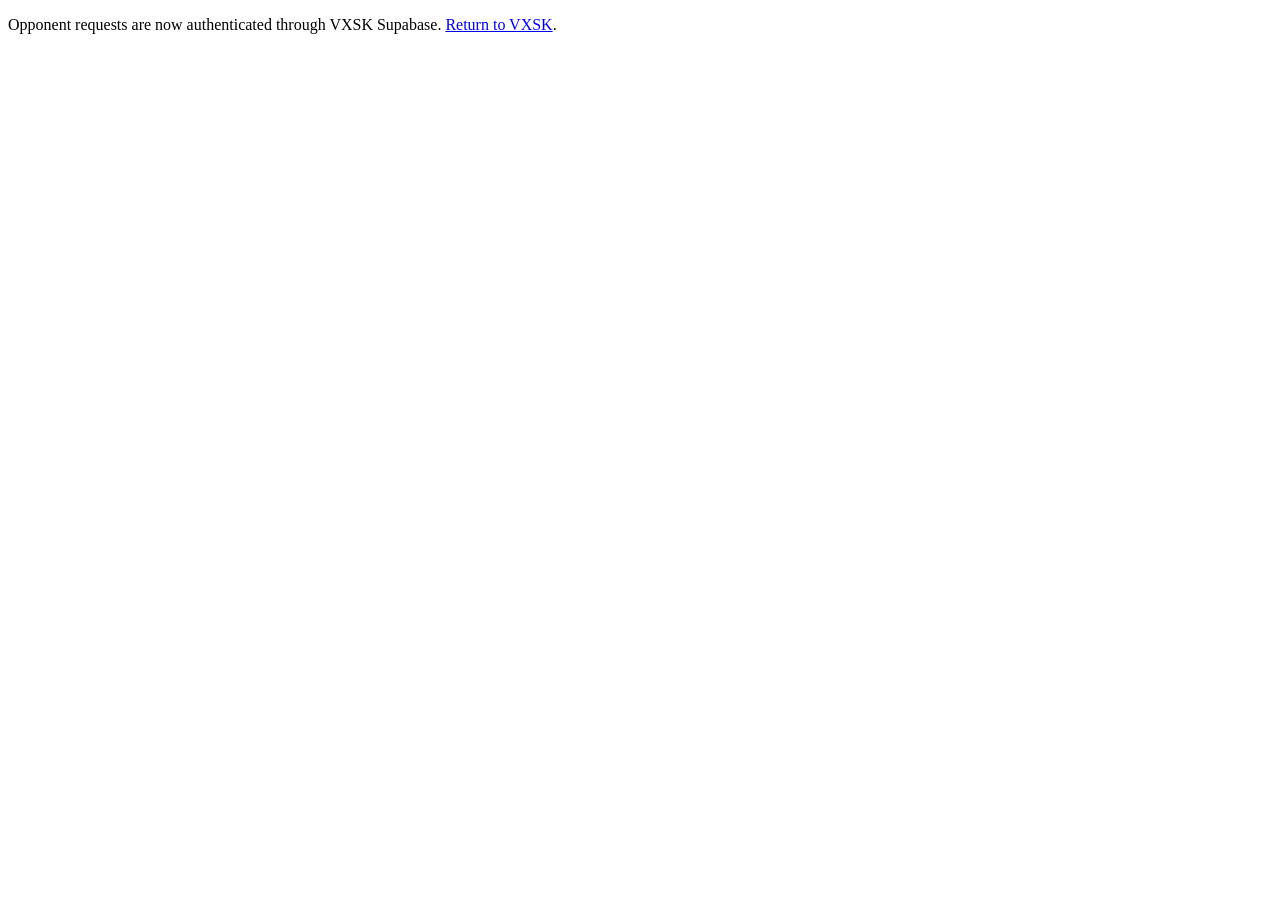
<file: forms.html>
<!doctype html><html lang="en"><head><meta charset="utf-8"><meta name="robots" content="noindex,nofollow"><title>VXSK requests</title></head><body><p>Opponent requests are now authenticated through VXSK Supabase. <a href="./">Return to VXSK</a>.</p></body></html>
</file>
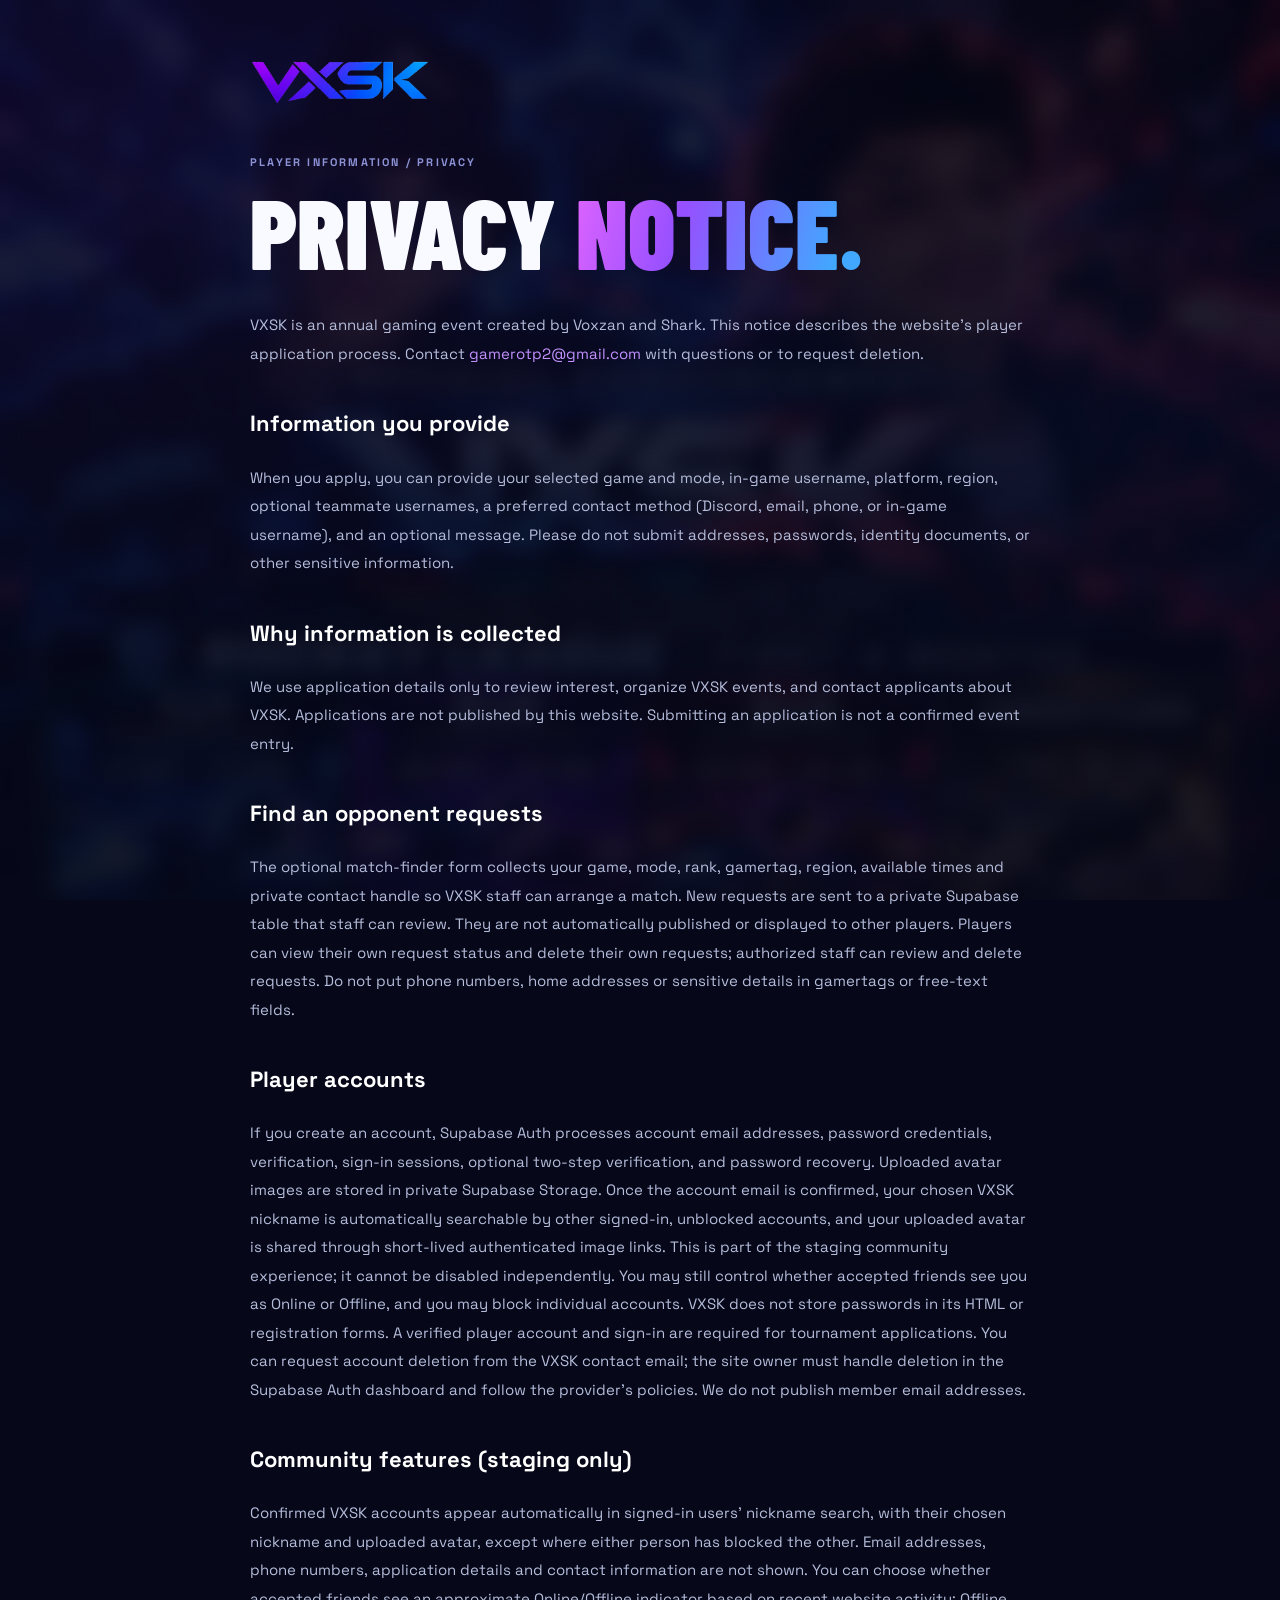
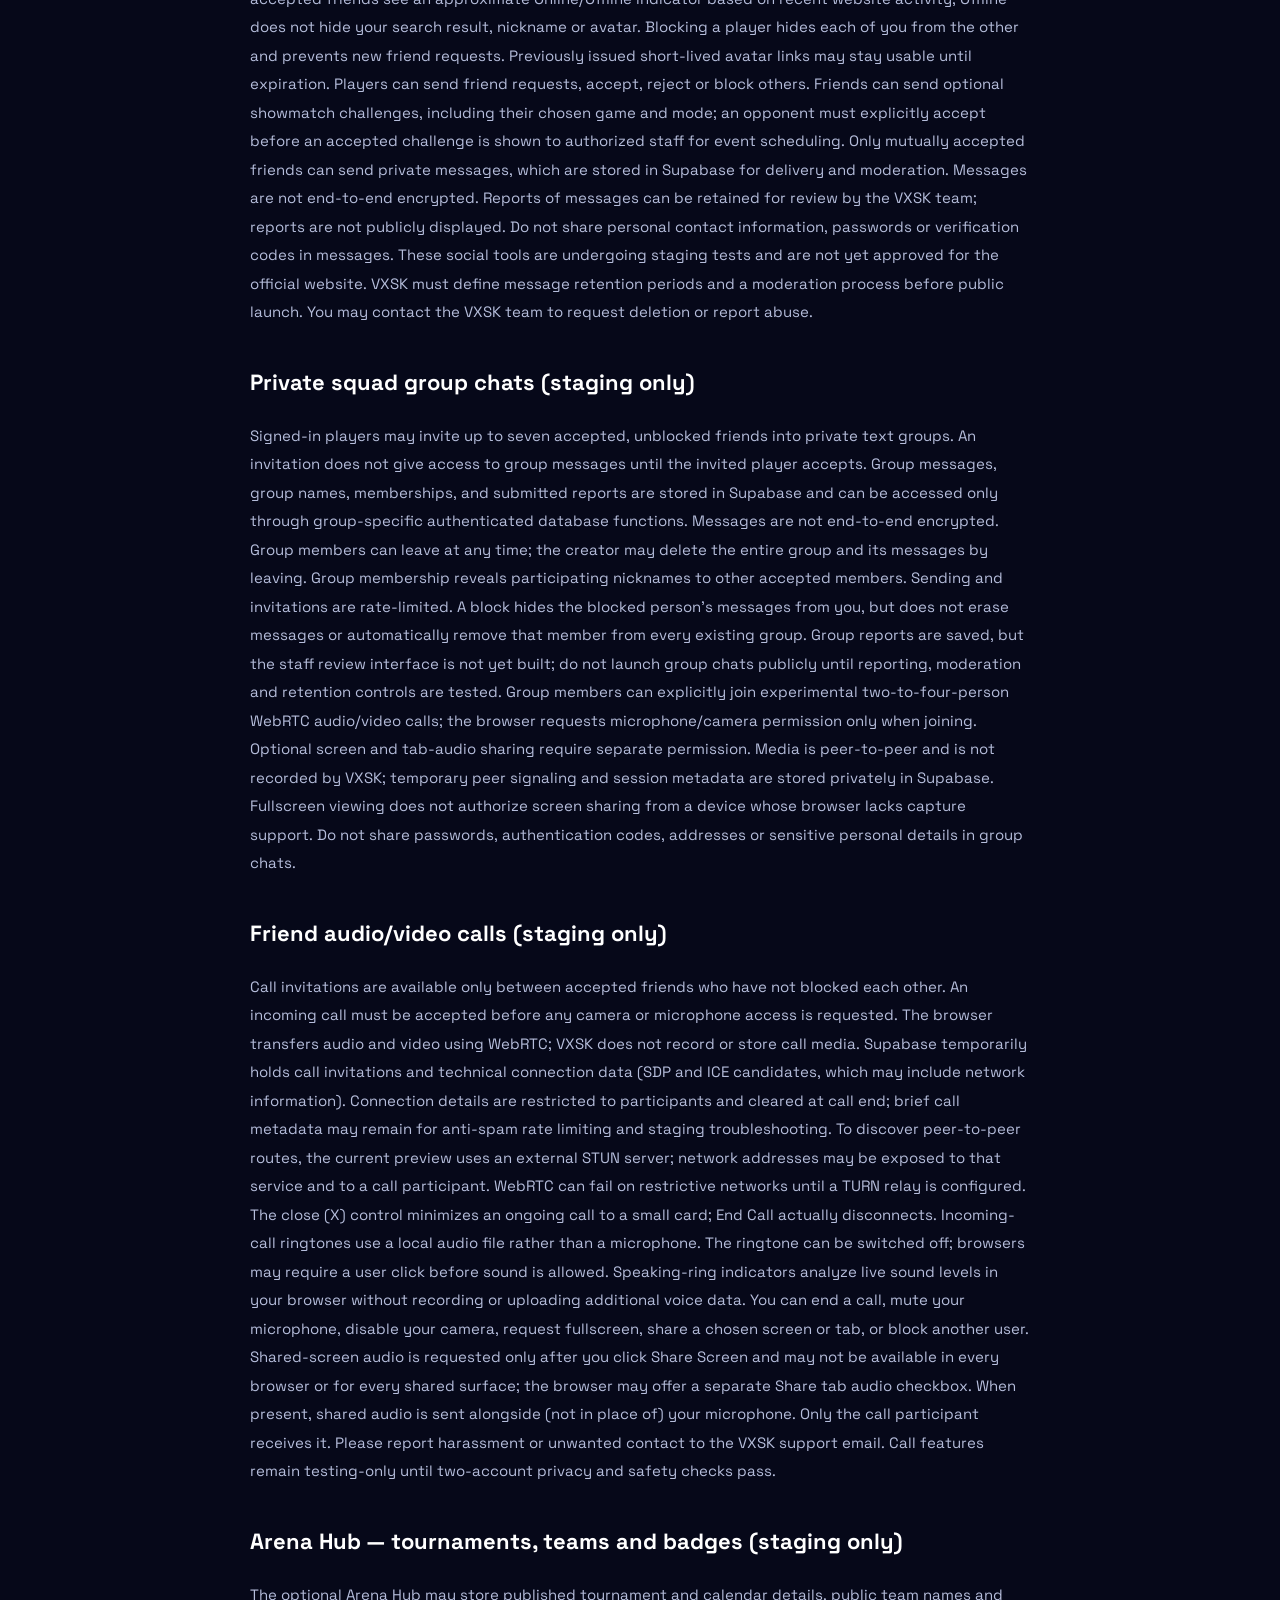
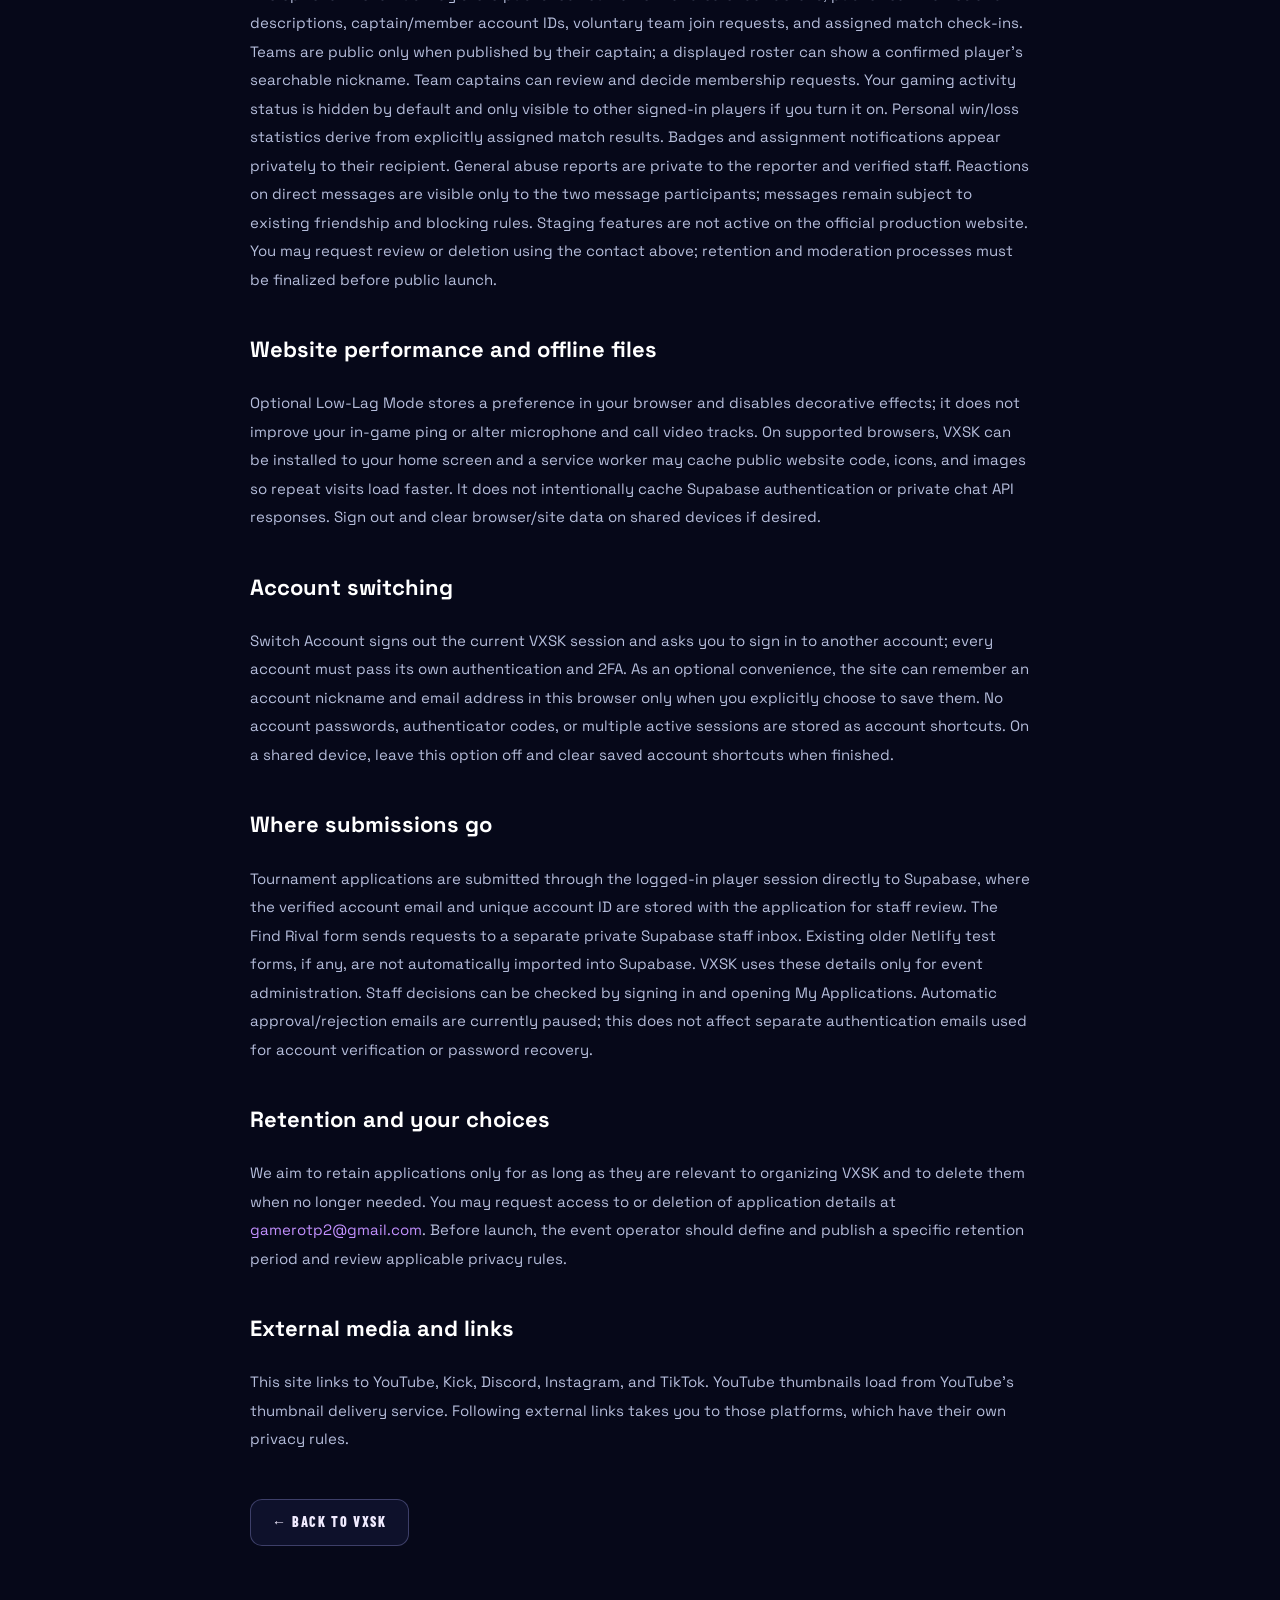
<file: privacy.html>
<!doctype html><html lang="en"><head><meta charset="utf-8"><meta name="viewport" content="width=device-width,initial-scale=1"><meta name="theme-color" content="#07091b"><title>Privacy notice — VXSK</title><meta name="description" content="How VXSK uses player application information."><link rel="stylesheet" href="styles.css"><link rel="icon" href="favicon.svg" type="image/svg+xml"><link rel="preconnect" href="https://fonts.googleapis.com"><link rel="preconnect" href="https://fonts.gstatic.com" crossorigin><link href="https://fonts.googleapis.com/css2?family=Barlow+Condensed:wght@700;800;900&family=Space+Grotesk:wght@400;600;700&display=swap" rel="stylesheet"></head><body><div class="ambient-backdrop" aria-hidden="true"></div><div class="ambient-wash" aria-hidden="true"></div><main class="shell standalone standalone-privacy"><a href="index.html"><img src="assets/vxsk-wordmark.webp" alt="VXSK home" width="180"></a><p class="kicker standalone-kicker">PLAYER INFORMATION / PRIVACY</p><h1 class="standalone-title">PRIVACY <span class="gradient-text">NOTICE.</span></h1><div class="privacy-copy"><p>VXSK is an annual gaming event created by Voxzan and Shark. This notice describes the website's player application process. Contact <a class="privacy-link" href="mailto:gamerotp2@gmail.com">gamerotp2@gmail.com</a> with questions or to request deletion.</p><h2 class="privacy-heading">Information you provide</h2><p>When you apply, you can provide your selected game and mode, in-game username, platform, region, optional teammate usernames, a preferred contact method (Discord, email, phone, or in-game username), and an optional message. Please do not submit addresses, passwords, identity documents, or other sensitive information.</p><h2 class="privacy-heading">Why information is collected</h2><p>We use application details only to review interest, organize VXSK events, and contact applicants about VXSK. Applications are not published by this website. Submitting an application is not a confirmed event entry.</p><h2 class="privacy-heading">Find an opponent requests</h2><p>The optional match-finder form collects your game, mode, rank, gamertag, region, available times and private contact handle so VXSK staff can arrange a match. New requests are sent to a private Supabase table that staff can review. They are not automatically published or displayed to other players. Players can view their own request status and delete their own requests; authorized staff can review and delete requests. Do not put phone numbers, home addresses or sensitive details in gamertags or free-text fields.</p><h2 class="privacy-heading">Player accounts</h2><p>If you create an account, Supabase Auth processes account email addresses, password credentials, verification, sign-in sessions, optional two-step verification, and password recovery. Uploaded avatar images are stored in private Supabase Storage. Once the account email is confirmed, your chosen VXSK nickname is automatically searchable by other signed-in, unblocked accounts, and your uploaded avatar is shared through short-lived authenticated image links. This is part of the staging community experience; it cannot be disabled independently. You may still control whether accepted friends see you as Online or Offline, and you may block individual accounts. VXSK does not store passwords in its HTML or registration forms. A verified player account and sign-in are required for tournament applications. You can request account deletion from the VXSK contact email; the site owner must handle deletion in the Supabase Auth dashboard and follow the provider's policies. We do not publish member email addresses.</p><h2 class="privacy-heading">Community features (staging only)</h2><p>Confirmed VXSK accounts appear automatically in signed-in users' nickname search, with their chosen nickname and uploaded avatar, except where either person has blocked the other. Email addresses, phone numbers, application details and contact information are not shown. You can choose whether accepted friends see an approximate Online/Offline indicator based on recent website activity; Offline does not hide your search result, nickname or avatar. Blocking a player hides each of you from the other and prevents new friend requests. Previously issued short-lived avatar links may stay usable until expiration. Players can send friend requests, accept, reject or block others. Friends can send optional showmatch challenges, including their chosen game and mode; an opponent must explicitly accept before an accepted challenge is shown to authorized staff for event scheduling. Only mutually accepted friends can send private messages, which are stored in Supabase for delivery and moderation. Messages are not end-to-end encrypted. Reports of messages can be retained for review by the VXSK team; reports are not publicly displayed. Do not share personal contact information, passwords or verification codes in messages. These social tools are undergoing staging tests and are not yet approved for the official website. VXSK must define message retention periods and a moderation process before public launch. You may contact the VXSK team to request deletion or report abuse.</p><h2 class="privacy-heading">Private squad group chats (staging only)</h2><p>Signed-in players may invite up to seven accepted, unblocked friends into private text groups. An invitation does not give access to group messages until the invited player accepts. Group messages, group names, memberships, and submitted reports are stored in Supabase and can be accessed only through group-specific authenticated database functions. Messages are not end-to-end encrypted. Group members can leave at any time; the creator may delete the entire group and its messages by leaving. Group membership reveals participating nicknames to other accepted members. Sending and invitations are rate-limited. A block hides the blocked person's messages from you, but does not erase messages or automatically remove that member from every existing group. Group reports are saved, but the staff review interface is not yet built; do not launch group chats publicly until reporting, moderation and retention controls are tested. Group members can explicitly join experimental two-to-four-person WebRTC audio/video calls; the browser requests microphone/camera permission only when joining. Optional screen and tab-audio sharing require separate permission. Media is peer-to-peer and is not recorded by VXSK; temporary peer signaling and session metadata are stored privately in Supabase. Fullscreen viewing does not authorize screen sharing from a device whose browser lacks capture support. Do not share passwords, authentication codes, addresses or sensitive personal details in group chats.</p><h2 class="privacy-heading">Friend audio/video calls (staging only)</h2><p>Call invitations are available only between accepted friends who have not blocked each other. An incoming call must be accepted before any camera or microphone access is requested. The browser transfers audio and video using WebRTC; VXSK does not record or store call media. Supabase temporarily holds call invitations and technical connection data (SDP and ICE candidates, which may include network information). Connection details are restricted to participants and cleared at call end; brief call metadata may remain for anti-spam rate limiting and staging troubleshooting. To discover peer-to-peer routes, the current preview uses an external STUN server; network addresses may be exposed to that service and to a call participant. WebRTC can fail on restrictive networks until a TURN relay is configured. The close (X) control minimizes an ongoing call to a small card; End Call actually disconnects. Incoming-call ringtones use a local audio file rather than a microphone. The ringtone can be switched off; browsers may require a user click before sound is allowed. Speaking-ring indicators analyze live sound levels in your browser without recording or uploading additional voice data. You can end a call, mute your microphone, disable your camera, request fullscreen, share a chosen screen or tab, or block another user. Shared-screen audio is requested only after you click Share Screen and may not be available in every browser or for every shared surface; the browser may offer a separate Share tab audio checkbox. When present, shared audio is sent alongside (not in place of) your microphone. Only the call participant receives it. Please report harassment or unwanted contact to the VXSK support email. Call features remain testing-only until two-account privacy and safety checks pass.</p><h2 class="privacy-heading">Arena Hub — tournaments, teams and badges (staging only)</h2><p>The optional Arena Hub may store published tournament and calendar details, public team names and descriptions, captain/member account IDs, voluntary team join requests, and assigned match check-ins. Teams are public only when published by their captain; a displayed roster can show a confirmed player's searchable nickname. Team captains can review and decide membership requests. Your gaming activity status is hidden by default and only visible to other signed-in players if you turn it on. Personal win/loss statistics derive from explicitly assigned match results. Badges and assignment notifications appear privately to their recipient. General abuse reports are private to the reporter and verified staff. Reactions on direct messages are visible only to the two message participants; messages remain subject to existing friendship and blocking rules. Staging features are not active on the official production website. You may request review or deletion using the contact above; retention and moderation processes must be finalized before public launch.</p><h2 class="privacy-heading">Website performance and offline files</h2><p>Optional Low-Lag Mode stores a preference in your browser and disables decorative effects; it does not improve your in-game ping or alter microphone and call video tracks. On supported browsers, VXSK can be installed to your home screen and a service worker may cache public website code, icons, and images so repeat visits load faster. It does not intentionally cache Supabase authentication or private chat API responses. Sign out and clear browser/site data on shared devices if desired.</p><h2 class="privacy-heading">Account switching</h2><p>Switch Account signs out the current VXSK session and asks you to sign in to another account; every account must pass its own authentication and 2FA. As an optional convenience, the site can remember an account nickname and email address in this browser only when you explicitly choose to save them. No account passwords, authenticator codes, or multiple active sessions are stored as account shortcuts. On a shared device, leave this option off and clear saved account shortcuts when finished.</p><h2 class="privacy-heading">Where submissions go</h2><p>Tournament applications are submitted through the logged-in player session directly to Supabase, where the verified account email and unique account ID are stored with the application for staff review. The Find Rival form sends requests to a separate private Supabase staff inbox. Existing older Netlify test forms, if any, are not automatically imported into Supabase. VXSK uses these details only for event administration. Staff decisions can be checked by signing in and opening My Applications. Automatic approval/rejection emails are currently paused; this does not affect separate authentication emails used for account verification or password recovery.</p><h2 class="privacy-heading">Retention and your choices</h2><p>We aim to retain applications only for as long as they are relevant to organizing VXSK and to delete them when no longer needed. You may request access to or deletion of application details at <a class="privacy-link" href="mailto:gamerotp2@gmail.com">gamerotp2@gmail.com</a>. Before launch, the event operator should define and publish a specific retention period and review applicable privacy rules.</p><h2 class="privacy-heading">External media and links</h2><p>This site links to YouTube, Kick, Discord, Instagram, and TikTok. YouTube thumbnails load from YouTube's thumbnail delivery service. Following external links takes you to those platforms, which have their own privacy rules.</p><p class="privacy-back"><a href="index.html" class="btn btn-ghost">← BACK TO VXSK</a></p></div></main></body></html>
</file>
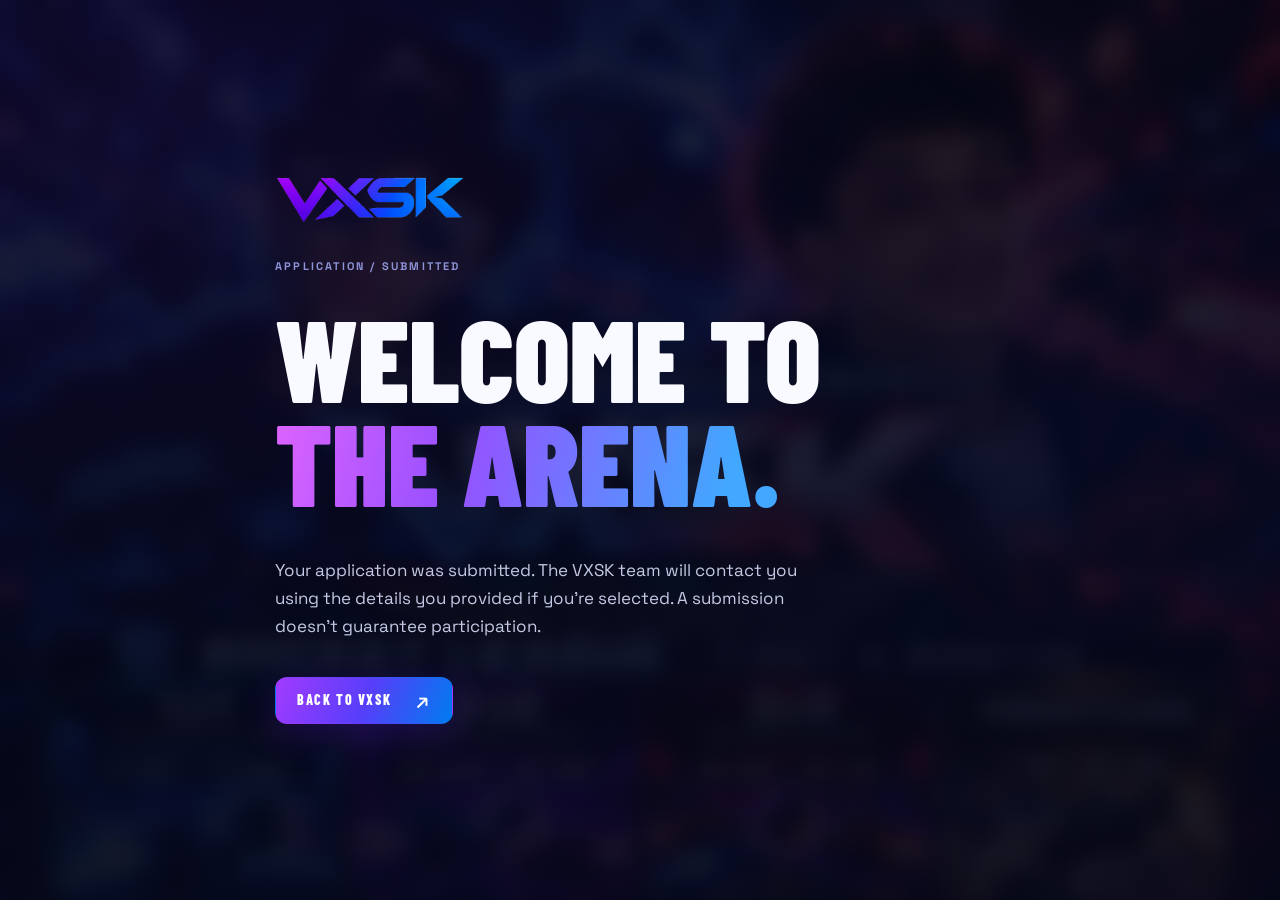
<file: thank-you.html>
<!doctype html><html lang="en"><head><meta charset="utf-8"><meta name="viewport" content="width=device-width,initial-scale=1"><meta name="theme-color" content="#07091b"><title>Application received — VXSK</title><link rel="stylesheet" href="styles.css"><link rel="icon" href="favicon.svg" type="image/svg+xml"><link rel="preconnect" href="https://fonts.googleapis.com"><link rel="preconnect" href="https://fonts.gstatic.com" crossorigin><link href="https://fonts.googleapis.com/css2?family=Barlow+Condensed:wght@700;800;900&family=Space+Grotesk:wght@400;600;700&display=swap" rel="stylesheet"></head><body><div class="ambient-backdrop" aria-hidden="true"></div><div class="ambient-wash" aria-hidden="true"></div><main class="shell standalone standalone-confirm"><a href="index.html"><img src="assets/vxsk-wordmark.webp" alt="VXSK home" width="190"></a><p class="kicker standalone-kicker">APPLICATION / SUBMITTED</p><h1 class="standalone-title">WELCOME TO<br><span class="gradient-text">THE ARENA.</span></h1><p class="standalone-lead">Your application was submitted. The VXSK team will contact you using the details you provided if you're selected. A submission doesn't guarantee participation.</p><a href="index.html" class="btn btn-main standalone-button">BACK TO VXSK <span>↗</span></a></main></body></html>
</file>
<file: styles.css>
:root{--bg:#060819;--bg2:#0a0d24;--surface:#10132b;--surface2:#151833;--white:#f9faff;--dim:#afb4d0;--muted:#848ba9;--purple:#a13bff;--pink:#d23dff;--blue:#067dff;--cyan:#63c9ff;--line:rgba(161,170,230,.14);--glow:rgba(104,43,237,.42);--max:1240px;--display:'Barlow Condensed',Impact,'Arial Narrow',sans-serif;--body:'Space Grotesk',system-ui,sans-serif}
*,*::before,*::after{box-sizing:border-box}html{scroll-behavior:smooth;scroll-padding-top:110px}body{margin:0;min-width:320px;background:var(--bg);color:var(--white);font:400 15px/1.65 var(--body);overflow-x:hidden}button,input,select,textarea{font:inherit}button,a{-webkit-tap-highlight-color:transparent}a{color:inherit;text-decoration:none}button{cursor:pointer}button:disabled{cursor:wait}img{display:block;max-width:100%}::selection{background:#8f36f9;color:#fff}section{position:relative}.shell{width:min(calc(100% - 90px),var(--max));margin-inline:auto}.skip-link{position:fixed;z-index:150;top:0;left:20px;padding:8px 20px;background:#fff;color:#090917;transform:translateY(-130%)}.skip-link:focus{transform:translateY(0)}:focus-visible{outline:2px solid #a870ff;outline-offset:4px}
.ambient-backdrop{position:fixed;inset:-45px;z-index:-6;pointer-events:none;background:url('assets/vxsk-ambient.webp') center top / cover no-repeat;opacity:.5;animation:ambientShift 34s ease-in-out infinite alternate}.ambient-wash{position:fixed;inset:0;z-index:-5;pointer-events:none;background:linear-gradient(180deg,rgba(5,6,21,.72),rgba(6,8,25,.77) 39%,rgba(6,8,25,.79) 80%,rgba(6,8,25,.88)),radial-gradient(ellipse at 8% 13%,rgba(75,26,162,.5),transparent 50%),radial-gradient(ellipse at 90% 47%,rgba(2,64,198,.25),transparent 49%)}.site-noise{position:fixed;inset:0;z-index:-4;opacity:.13;pointer-events:none;background-image:url("data:image/svg+xml,%3Csvg viewBox='0 0 180 180' xmlns='http://www.w3.org/2000/svg'%3E%3Cfilter id='noise'%3E%3CfeTurbulence type='fractalNoise' baseFrequency='.75' numOctaves='3' stitchTiles='stitch'/%3E%3C/filter%3E%3Crect width='100%25' height='100%25' filter='url(%23noise)' opacity='.21'/%3E%3C/svg%3E")}.particles{position:fixed;inset:0;z-index:-3;pointer-events:none;overflow:hidden}.particle{position:absolute;width:2px;height:2px;border-radius:50%;background:#c7b8ff;box-shadow:0 0 11px 2px #6851ff;opacity:0;animation:starFloat var(--speed,9s) linear infinite;animation-delay:var(--delay,0s)}.scroll-progress{position:fixed;top:0;left:0;width:0;height:2px;z-index:110;background:linear-gradient(90deg,var(--purple),var(--cyan));box-shadow:0 0 12px var(--purple)}
.announcement-bar{height:31px;display:flex;align-items:center;justify-content:center;gap:15px;padding:0 12px;background:linear-gradient(90deg,#32176d,#132664 50%,#4c197d);border-bottom:1px solid rgba(163,121,255,.36);color:#dcd7ff;font:700 10px/1 var(--body);letter-spacing:.2em}.live-ping,.chip-dot{width:7px;height:7px;display:inline-block;flex:0 0 auto;background:#95ffdd;border-radius:50%;box-shadow:0 0 0 4px rgba(122,255,223,.12),0 0 15px rgba(122,255,223,.8);animation:pulse 2.3s ease-in-out infinite}.bar-divider{color:#778ad1}.header{position:sticky;top:0;z-index:60;background:rgba(8,10,28,.8);-webkit-backdrop-filter:blur(22px);backdrop-filter:blur(22px);border-bottom:1px solid rgba(157,145,229,.13)}.nav{height:78px;display:flex;align-items:center;gap:32px}.nav-logo{flex-shrink:0;display:flex;align-items:center}.nav-logo img{width:139px;height:auto;filter:drop-shadow(0 0 8px rgba(112,70,255,.3))}.nav-links{display:flex;align-items:center;justify-content:center;gap:clamp(13px,1.7vw,29px);margin-left:auto}.nav-links a{font-size:12px;font-weight:600;color:#aeb4d3;white-space:nowrap;transition:color .25s}.nav-links a:hover,.nav-links a.active{color:#fff}.nav-cta{border:1px solid #8b48f2;display:flex;gap:19px;align-items:center;white-space:nowrap;padding:11px 16px;background:linear-gradient(120deg,rgba(106,44,224,.35),rgba(12,51,137,.4));color:#fff;font:800 12px var(--display);letter-spacing:.11em;box-shadow:0 0 30px rgba(95,44,225,.12);transition:background .3s,border-color .3s,transform .3s}.nav-cta:hover{background:#6731d3;transform:translateY(-2px)}.nav-cta span:last-child{font:500 18px var(--body);line-height:1}.menu-toggle{display:none;background:none;border:0;width:35px;height:37px;align-items:center;justify-content:center;flex-direction:column;gap:6px;padding:0}.menu-toggle span{width:23px;height:2px;background:#fff;transition:transform .2s,opacity .2s}.menu-toggle[aria-expanded="true"] span:first-child{transform:translateY(8px) rotate(45deg)}.menu-toggle[aria-expanded="true"] span:nth-child(2){opacity:0}.menu-toggle[aria-expanded="true"] span:last-child{transform:translateY(-8px) rotate(-45deg)}
.hero{min-height:min(760px,calc(100svh - 109px));display:grid;grid-template-columns:1.02fr .98fr;align-items:center;gap:27px;padding-block:79px 90px}.hero::before{position:absolute;inset:30px -100px auto auto;width:540px;height:540px;content:"";background:radial-gradient(circle,rgba(81,24,212,.22),transparent 68%);pointer-events:none;filter:blur(7px)}.hero-light-1{position:absolute;top:20px;left:-20%;width:600px;height:500px;background:radial-gradient(ellipse,rgba(38,76,241,.12),transparent 70%);pointer-events:none}.hero-content{position:relative;z-index:3}.eyebrow{display:flex;align-items:center;gap:12px;color:#acbbff;font-weight:700;font-size:10px;letter-spacing:.21em;margin-bottom:19px}.eyebrow-line{width:27px;height:1px;background:#8c69f5}.eyebrow-dot{color:var(--pink);margin-left:3px}.hero-mini{display:inline-flex;align-items:center;gap:10px;padding:8px 12px;border:1px solid rgba(121,101,229,.35);background:rgba(72,55,145,.13);border-radius:4px;font:700 10px var(--body);letter-spacing:.13em;color:#c8c8ee}.hero h1,.section-head h2,.register-section h2,.founder-copy h2{font-family:var(--display);font-weight:900;text-transform:uppercase;line-height:.94;letter-spacing:.005em}.hero h1{font-size:clamp(63px,6.55vw,104px);margin:25px 0 23px;text-shadow:0 2px 40px rgba(30,25,125,.24)}.hero-outline{-webkit-text-stroke:1px #8da3fd;color:transparent}.gradient-text{background:linear-gradient(105deg,#df64ff 0%,#9650ff 37%,#42a7ff 88%);-webkit-background-clip:text;background-clip:text;-webkit-text-fill-color:transparent}.hero-description{color:#afb7d6;font-size:14px;max-width:494px;line-height:1.9;margin:0 0 29px}.hero-description strong{color:#f6f5ff}.hero-actions{display:flex;align-items:center;flex-wrap:wrap;gap:12px}.btn{min-height:47px;padding:12px 21px;display:inline-flex;gap:25px;align-items:center;justify-content:center;border:1px solid transparent;font:800 14px/1 var(--display);letter-spacing:.115em;text-transform:uppercase;transition:transform .25s,box-shadow .25s,background .25s}.btn:hover{transform:translateY(-3px)}.btn span:last-child{font:500 21px/1 var(--body)}.btn-main{background:linear-gradient(112deg,#a23bfe,#573efa 51%,#007bee);color:#fff;box-shadow:0 10px 37px rgba(96,37,223,.28)}.btn-main:hover{box-shadow:0 13px 44px rgba(96,37,223,.48)}.btn-ghost{border-color:rgba(158,158,231,.33);background:rgba(22,26,57,.56);color:#f0ebff}.btn-ghost:hover{border-color:#8171d7;background:rgba(63,43,137,.32)}.hero-stats{display:flex;gap:28px;margin-top:50px}.hero-stats>div{display:flex;align-items:center;gap:11px;padding-right:27px;border-right:1px solid rgba(177,185,255,.18)}.hero-stats>div:last-child{border:0}.hero-stats strong{font:900 35px/1 var(--display);letter-spacing:.015em;color:#fff}.hero-stats span{max-width:85px;color:#8a96bc;font:700 9px/1.5 var(--body);letter-spacing:.11em}.hero-art-wrap{position:relative;min-width:0;isolation:isolate;animation:heroFloat 8s ease-in-out infinite}.hero-art-halo{position:absolute;inset:-35px -38px;z-index:-1;border-radius:50%;background:radial-gradient(ellipse,rgba(100,45,244,.39),rgba(18,84,236,.14) 48%,transparent 71%);filter:blur(20px);animation:glowPulse 6s ease-in-out infinite}.hero-art-card{position:relative;overflow:hidden;padding:7px;border:1px solid rgba(124,135,255,.47);background:linear-gradient(145deg,rgba(119,45,226,.15),rgba(24,36,98,.5));clip-path:polygon(0 0,94% 0,100% 6%,100% 100%,6% 100%,0 94%);box-shadow:0 20px 78px rgba(33,35,130,.5)}.hero-art-card::after{position:absolute;inset:7px;content:"";background:linear-gradient(0deg,rgba(9,8,33,.28),transparent 43%);pointer-events:none}.hero-art-card img{width:100%;aspect-ratio:1/1;object-fit:cover;filter:saturate(1.06) contrast(1.05)}.hero-art-corner{position:absolute;width:39px;height:39px;z-index:1;pointer-events:none}.corner-tl{top:0;left:0;border-top:3px solid #be6aff;border-left:3px solid #be6aff}.corner-br{bottom:0;right:0;border-bottom:3px solid #36a7ff;border-right:3px solid #36a7ff}.floating-tag{position:absolute;z-index:3;font:700 10px var(--body);letter-spacing:.11em;white-space:nowrap;background:rgba(13,13,40,.96);padding:12px 14px;border:1px solid rgba(145,130,244,.37);box-shadow:0 15px 30px rgba(0,0,0,.32);-webkit-backdrop-filter:blur(7px);backdrop-filter:blur(7px)}.tag-one{top:12px;right:12px;display:flex;align-items:center;gap:10px;color:#ddd7ff;max-width:calc(100% - 24px)}.tag-pulse{display:block;background:#7d63ff;border-radius:50%;width:8px;height:8px;box-shadow:0 0 15px #7650ff}.tag-two{bottom:10%;left:-22px;color:#b8bfdc}.tag-two b{color:#e3c0ff}.scroll-note{position:absolute;bottom:21px;left:0;display:flex;align-items:center;gap:13px;font:700 10px var(--body);color:#7984ac;letter-spacing:.18em}.scroll-note span{display:flex;align-items:center;justify-content:center;border:1px solid #36416c;border-radius:50%;height:30px;width:30px;color:#a3b0ff}
.ticker{overflow:hidden;border-block:1px solid rgba(130,102,241,.33);background:linear-gradient(90deg,rgba(38,28,110,.38),rgba(4,26,83,.44),rgba(51,25,110,.4));padding:14px 0;white-space:nowrap}.ticker-track{display:flex;width:max-content;animation:tickerRun 40s linear infinite}.ticker-track span{flex:0 0 auto;padding-right:60px;font:800 18px/1 var(--display);letter-spacing:.23em;color:rgba(240,232,255,.88)}.ticker-track b{color:#b45aff;padding:0 15px;font-size:17px}
.section{padding-top:125px}.section-head{margin-bottom:42px}.kicker{font:700 11px/1.3 var(--body);letter-spacing:.2em;color:#8d93d6;text-transform:uppercase;margin-bottom:18px}.kicker span{color:#ad60fe;margin-right:8px}.section-head h2,.register-section h2,.founder-copy h2{font-size:clamp(51px,5.45vw,82px);margin:0}.split-heading{display:flex;align-items:end;justify-content:space-between;gap:35px}.split-heading>p{max-width:310px;font:400 14px/1.8 var(--body);color:var(--muted);margin:0 0 8px}.about-grid{display:grid;grid-template-columns:1fr 1fr;gap:clamp(45px,7vw,118px);align-items:start}.about-copy{max-width:555px}.about-copy p{color:#9ca8c9;font-size:14px;line-height:1.9;margin:0 0 17px}.about-copy .big-copy{font-size:18px;line-height:1.8;color:#d3d7f0;margin:0 0 20px}.about-copy strong{color:#f3f4ff}.text-link{display:inline-flex;align-items:center;gap:28px;font:800 15px var(--display);letter-spacing:.12em;color:#c39dff;transition:color .2s,gap .2s;margin-top:17px}.text-link:hover{color:#fff;gap:35px}.text-link span{font-family:var(--body);font-size:21px}.vision-panels{display:flex;flex-direction:column;gap:12px}.vision-card{position:relative;display:flex;align-items:center;gap:18px;padding:23px 22px;border:1px solid rgba(142,129,215,.21);background:linear-gradient(120deg,rgba(24,21,65,.92),rgba(13,17,45,.84));transition:border-color .3s,transform .3s}.vision-card:hover{transform:translateX(5px);border-color:rgba(129,91,255,.55)}.vision-icon{color:#8467dc;font:800 34px var(--display);align-self:center}.vision-card h3{font:800 22px/1 var(--display);letter-spacing:.05em;margin:0 0 6px}.vision-card p{font-size:12px;margin:0;color:#929ac3;line-height:1.5}.vision-arrow{font-size:20px;color:#826ba9;margin-left:auto;align-self:start}
.games-grid{display:grid;grid-template-columns:1.26fr 1fr 1fr;gap:16px}.game-card{position:relative;overflow:hidden;min-height:395px;border:1px solid rgba(145,123,230,.28);background:#101229;display:flex;flex-direction:column;justify-content:space-between;isolation:isolate;transition:transform .35s,border-color .35s,box-shadow .35s}.game-card:hover{transform:translateY(-7px);border-color:#8371dd;box-shadow:0 25px 50px rgba(23,11,83,.31)}.game-image{position:absolute;inset:0;z-index:-3}.game-image img{width:100%;height:100%;object-fit:cover;filter:saturate(.9);transition:transform .65s ease}.game-card:hover .game-image img{transform:scale(1.08)}.game-card-sheen{position:absolute;z-index:-2;inset:0;background:linear-gradient(180deg,rgba(9,10,33,.3) 0%,rgba(8,10,34,.18) 30%,rgba(6,8,26,.84) 72%,#080a22 100%),linear-gradient(90deg,rgba(48,20,111,.24),transparent)}.game-top{padding:21px;display:flex;align-items:center;justify-content:space-between;gap:8px}.game-sequence{color:#d6d0ff;font:700 10px var(--body);letter-spacing:.12em}.status-pill{display:inline-flex;align-items:center;gap:8px;padding:6px 9px;color:#dad4ff;background:rgba(12,13,42,.8);border:1px solid rgba(143,124,232,.38);font:700 9px var(--body);letter-spacing:.1em;white-space:nowrap}.status-pill.current{border-color:rgba(81,164,255,.51)}.status-pill .chip-dot{width:5px;height:5px;box-shadow:0 0 9px #9af1ff;background:#83dfff}.game-bottom{display:flex;align-items:end;gap:13px;padding:18px}.game-logo{width:56px;height:56px;flex-shrink:0;object-fit:contain;border-radius:11px;box-shadow:0 5px 27px rgba(0,0,0,.45)}.game-tag{color:#b8abef;font:800 10px var(--body);letter-spacing:.14em}.game-bottom h3{font:900 clamp(27px,3vw,47px)/.96 var(--display);margin:6px 0 9px;letter-spacing:.03em}.game-bottom h3 span{color:#b59aff}.game-bottom p{color:#a2abc8;font-size:12px;max-width:240px;line-height:1.55;margin:0}.round-arrow{flex:0 0 auto;align-self:end;border:1px solid #8d66ea;background:linear-gradient(145deg,#8051f2,#2049c9);color:white;width:42px;height:42px;display:grid;place-items:center;font-size:25px;line-height:1;transition:transform .25s,box-shadow .25s}.round-arrow:hover{transform:rotate(45deg);box-shadow:0 0 30px rgba(106,85,244,.5)}
.modes-grid{display:grid;grid-template-columns:repeat(4,minmax(0,1fr));gap:15px}.mode-card{--mode-color:#489eff;display:flex;flex-direction:column;min-width:0;overflow:hidden;background:linear-gradient(180deg,rgba(21,23,58,.98),rgba(13,15,40,.96));border:1px solid rgba(142,135,214,.24);transition:transform .35s,box-shadow .35s,border-color .35s}.mode-card:hover{transform:translateY(-8px);border-color:var(--mode-color);box-shadow:0 22px 55px rgba(36,28,96,.36)}.mode-purple{--mode-color:#bc55fa}.mode-red{--mode-color:#ff5777}.mode-gold{--mode-color:#ffcd67}.mode-image{position:relative;height:176px;overflow:hidden;background:#141631}.mode-image::after{content:"";position:absolute;inset:0;background:linear-gradient(180deg,rgba(6,9,30,.38),transparent 60%,rgba(8,8,27,.47))}.mode-image img{width:100%;height:100%;object-fit:cover;transition:transform .5s}.mode-card:hover .mode-image img{transform:scale(1.12)}.mode-number,.phase-state{position:absolute;top:11px;z-index:2;font:800 10px var(--body);letter-spacing:.12em;background:rgba(8,10,31,.73);padding:6px 8px;line-height:1.2}.mode-number{left:11px;color:#d7ddff}.phase-state{right:11px;color:var(--mode-color);border:1px solid color-mix(in srgb,var(--mode-color) 35%,transparent)}.phase-state.live{color:#a4fdeb;border-color:rgba(122,255,222,.4)}.phase-state.ended{color:#9299b7;border-color:rgba(133,140,161,.3)}.mode-content{padding:21px 19px 18px;display:flex;flex-direction:column;flex:1}.mode-label{font:700 10px var(--body);letter-spacing:.12em;color:var(--mode-color)}.mode-content h3{margin:7px 0 11px;font:900 clamp(31px,2.75vw,45px)/.95 var(--display);letter-spacing:.015em;min-height:76px}.mode-content h3 span{display:block;color:#dce1ff}.mode-content p{color:#929dc1;font-size:12px;line-height:1.72;min-height:84px;margin:0}.mode-date{font:800 11px var(--body);letter-spacing:.015em;color:#d8e3ff;margin:19px 0 20px;display:flex;align-items:center;flex-wrap:wrap;gap:5px}.mode-date span{font-size:18px;line-height:1;color:var(--mode-color);margin-right:4px}.mode-button{width:100%;background:rgba(94,69,175,.12);border:1px solid color-mix(in srgb,var(--mode-color) 48%,transparent);color:#f3f4ff;padding:12px;display:flex;align-items:center;justify-content:space-between;font:800 12px var(--display);letter-spacing:.11em;transition:background .25s,border-color .25s}.mode-button span{font-size:18px;font-family:var(--body)}.mode-button:hover{background:color-mix(in srgb,var(--mode-color) 22%,transparent);border-color:var(--mode-color)}
.timeline{display:grid;grid-template-columns:repeat(4,minmax(0,1fr));gap:1px;background:rgba(160,151,239,.12);border:1px solid var(--line);padding:20px 0;position:relative}.timeline::before{content:"";position:absolute;height:1px;top:37px;left:11%;right:11%;background:linear-gradient(90deg,#137ffc,#9541ea,#df3b76,#e2a44b);opacity:.65}.timeline-item{position:relative;z-index:1;padding:0 22px;display:flex;flex-direction:column;gap:8px;min-height:121px}.timeline-node{width:14px;height:14px;background:#398dff;border:3px solid #131b3b;border-radius:50%;box-shadow:0 0 0 2px #489eff,0 0 19px #388cff;margin:10px 0 8px}.timeline-node.purple{background:#ba45ff;box-shadow:0 0 0 2px #ba45ff,0 0 19px #ba45ff}.timeline-node.red{background:#ee386c;box-shadow:0 0 0 2px #ee386c,0 0 19px #ee386c}.timeline-node.yellow{background:#ffc35b;box-shadow:0 0 0 2px #ffc35b,0 0 19px #ffc35b}.timeline-index{font:800 10px var(--body);letter-spacing:.16em;color:#817fb6}.timeline-item strong{font:800 24px var(--display);letter-spacing:.03em;display:block}.timeline-item small{font:600 10px var(--body);color:#a5abc7;letter-spacing:.025em;display:block;margin-top:8px}
.register-section{position:relative;margin-top:115px;padding:50px;display:grid;grid-template-columns:1.3fr .8fr;gap:35px;overflow:hidden;isolation:isolate;border:1px solid rgba(146,97,240,.45);background:linear-gradient(115deg,rgba(35,25,94,.94),rgba(12,23,68,.97) 67%,rgba(19,19,53,.95));box-shadow:0 35px 80px rgba(13,11,38,.4)}.register-section::before{content:"";position:absolute;left:-110px;top:-200px;width:590px;height:590px;z-index:-1;background:radial-gradient(ellipse,rgba(146,58,244,.25),transparent 64%)}.register-back-glow{position:absolute;inset:0;z-index:-1;background:repeating-linear-gradient(120deg,transparent 0 80px,rgba(118,109,255,.035) 81px 82px,transparent 83px 160px)}.register-section h2{font-size:clamp(46px,5.3vw,73px)}.register-content>p{color:#b3b9d4;font-size:14px;line-height:1.86;max-width:650px;margin:19px 0}.register-shortcuts{display:flex;gap:10px;flex-wrap:wrap;margin-top:25px}.shortcut{display:flex;align-items:center;gap:9px;padding:11px 15px;color:#fff;border:1px solid rgba(143,121,224,.5);background:rgba(22,25,70,.65);font:800 13px var(--display);letter-spacing:.09em;transition:background .3s,transform .3s}.shortcut:first-child{background:linear-gradient(115deg,#7539e2,#2852c9)}.shortcut:hover{transform:translateY(-3px);background:#5238ad}.shortcut span{font-size:19px;font-family:var(--body)}.register-content .small-note{font-size:11px;line-height:1.65;margin:18px 0 0;color:#9399c3}.register-side{align-self:center;display:flex;flex-direction:column;gap:13px}.reg-step{display:flex;gap:15px;align-items:center;padding:21px 17px;background:rgba(8,10,35,.54);border:1px solid rgba(141,127,231,.19)}.reg-step>span{font:900 38px var(--display);color:#805de9}.reg-step strong{display:block;font:800 21px var(--display);letter-spacing:.045em}.reg-step small{display:block;color:#9ca4ca;font-size:11px;line-height:1.5;margin-top:4px}
.videos-grid{display:grid;grid-template-columns:repeat(2,minmax(0,1fr));gap:20px}.videos-grid-three{grid-template-columns:repeat(3,minmax(0,1fr))}.video-card{min-width:0;background:rgba(17,20,51,.95);border:1px solid rgba(158,142,228,.21);overflow:hidden;transition:transform .3s,border-color .3s}.video-card:hover{transform:translateY(-4px);border-color:#906bfa}.video-thumbnail{position:relative;aspect-ratio:16/9;overflow:hidden;background:#080b17}.video-thumbnail::after{display:none}.video-thumbnail img,.video-thumbnail video{width:100%;height:100%;object-fit:cover;display:block;transition:none;filter:none!important;image-rendering:auto}.vxsk-showcase-video{background:#000;outline:none;will-change:auto}.vxsk-showcase-video::-webkit-media-controls-panel{background:linear-gradient(180deg,rgba(8,11,23,.2),rgba(8,11,23,.82))}.video-card:hover img,.video-card:hover video{transform:none}.play-icon{z-index:2;position:absolute;top:50%;left:50%;transform:translate(-50%,-50%);display:grid;place-items:center;width:65px;height:65px;background:#f71b51;color:#fff;border-radius:16px;font-size:25px;padding-left:4px;box-shadow:0 14px 55px rgba(206,22,76,.45);transition:background .3s,transform .3s}.video-card:hover .play-icon{background:#aa45ff;transform:translate(-50%,-50%) scale(1.05)}.video-index{position:absolute;bottom:16px;left:17px;z-index:2;padding:6px 8px;background:rgba(7,8,30,.78);font:800 10px var(--body);letter-spacing:.11em}.video-details{padding:21px 23px;display:flex;justify-content:space-between;align-items:center;gap:12px}.video-details small{color:#9865e9;letter-spacing:.14em;font-size:10px;font-weight:700}.video-details h3{font:800 clamp(24px,2.2vw,32px) var(--display);margin:4px 0 0;letter-spacing:.035em}.video-arrow,.video-arrow-link{font-size:23px;color:#bda4ff}.video-arrow-link{display:grid;place-items:center;min-width:36px;min-height:36px;border:1px solid rgba(157,132,238,.35);border-radius:10px}.media-more{margin-top:27px}
.founders-section{display:grid;grid-template-columns:.88fr 1.12fr;gap:clamp(40px,8vw,130px);align-items:center}.founder-image-wrap{position:relative;max-width:520px;margin-left:14px}.founder-image-wrap::before{content:"";position:absolute;inset:-14px 35px 34px -14px;border:1px solid rgba(159,86,255,.54);background:rgba(98,41,219,.07);z-index:-1}.founder-image{height:480px;overflow:hidden;background:#28243f;position:relative;box-shadow:0 24px 80px rgba(37,17,85,.46)}.founder-image::after{content:"";position:absolute;inset:0;background:linear-gradient(180deg,rgba(39,24,116,.13),transparent 40%,rgba(22,9,73,.4)),linear-gradient(90deg,rgba(100,24,180,.1),rgba(5,68,200,.1));pointer-events:none}.founder-image img{width:100%;height:100%;object-fit:cover;object-position:center 27%;filter:saturate(.95)}.founder-image-caption{position:absolute;left:-14px;right:32px;bottom:-13px;display:flex;justify-content:space-between;padding:14px 17px;background:linear-gradient(100deg,#7440e8,#0d48ba);font:800 13px var(--display);letter-spacing:.12em}.founder-copy h2{margin:0 0 25px}.founder-names{font:900 30px var(--display)!important;color:#e8d0ff!important;letter-spacing:.06em!important;margin-bottom:15px!important}.founder-names span{color:#7042ed;margin:0 9px}.founder-copy>p{color:#9ea9ca;max-width:540px;line-height:1.92;font-size:14px;margin:0 0 15px}.founder-signoff{display:flex;gap:30px;align-items:center;color:#ab78fb;font:800 13px var(--display);letter-spacing:.15em;margin-top:26px}.founder-signoff span{font-size:22px;font-family:var(--body)}
.social-grid{display:grid;grid-template-columns:repeat(3,minmax(0,1fr));gap:13px}.social-card{display:flex;align-items:center;gap:15px;min-width:0;padding:20px;background:linear-gradient(116deg,rgba(19,22,60,.93),rgba(14,16,43,.93));border:1px solid rgba(144,140,207,.2);transition:border-color .3s,transform .3s,background .3s}.social-card:hover{transform:translateY(-4px);border-color:#8e75e3;background:rgba(33,26,78,.95)}.social-symbol{flex-shrink:0;width:43px;height:43px;display:grid;place-items:center;border:1px solid rgba(150,118,234,.3);border-radius:11px;background:rgba(105,57,170,.13);color:#b775ff;font:900 29px var(--display)}.instagram{background:linear-gradient(135deg,rgba(245,60,170,.27),rgba(253,157,79,.14));color:#ff83c4}.tiktok{color:#d6e6ff}.discord{color:#899cff}.kick{color:#5de987}.youtube{color:#ff4775}.email{color:#71c9ff}.social-card>span:nth-child(2){min-width:0}.social-card b{display:block;font:800 21px/1.1 var(--display);letter-spacing:.08em}.social-card small{display:block;font-size:11px;color:#969fc5;overflow-wrap:anywhere;margin-top:5px}.social-out{margin-left:auto;color:#8c86b9;font-size:19px;align-self:flex-start}.contact-bottom{display:flex;align-items:center;gap:20px;justify-content:space-between;border-top:1px solid var(--line);padding-top:24px;margin-top:24px}.contact-bottom p{font:800 13px var(--display);letter-spacing:.1em;color:#a6acd5;margin:0}.contact-bottom>div{display:flex;gap:25px;flex-wrap:wrap}.contact-bottom a{color:#ded6ff;font-size:12px;font-weight:600;transition:color .2s}.contact-bottom a:hover{color:#b56dff}
.footer{margin-top:130px;border-top:1px solid rgba(139,119,209,.24);background:rgba(6,7,20,.88);padding-top:48px;overflow:hidden}.footer-inner{display:flex;justify-content:space-between;gap:25px}.footer-logo img{width:178px;height:auto}.footer-inner p{font:700 10px var(--body);letter-spacing:.14em;color:#8f90b4;margin:10px 0}.footer-right{text-align:right}.footer-right>div{display:flex;justify-content:end;flex-wrap:wrap;gap:20px;margin-bottom:20px}.footer-right a{color:#bcc0db;font:700 10px var(--body);letter-spacing:.08em;transition:color .2s}.footer-right a:hover{color:#b56dff}.footer-right>span{font-size:10px;color:#737d9f;letter-spacing:.05em}.footer-statement{font:900 clamp(47px,8vw,126px)/1 var(--display);letter-spacing:.025em;text-align:center;margin-top:67px;color:rgba(106,101,159,.105);white-space:nowrap;transform:translateY(13px)}.footer-statement span{color:rgba(112,85,213,.21)}
.register-dialog{width:min(670px,calc(100% - 26px));max-height:min(91dvh,950px);border:1px solid rgba(153,121,252,.55);color:#fff;background:linear-gradient(145deg,#111332,#0b102a);padding:0;box-shadow:0 30px 100px rgba(0,0,0,.75),0 0 90px rgba(98,45,234,.2);overflow-y:auto;overscroll-behavior:contain}.register-dialog::backdrop{background:rgba(2,4,17,.79);-webkit-backdrop-filter:blur(9px);backdrop-filter:blur(9px)}.modal-shell{padding:29px 32px 30px}.modal-heading{display:flex;justify-content:space-between;gap:20px;align-items:start;margin-bottom:26px}.modal-heading .kicker{font-size:10px;margin-bottom:7px}.modal-heading h2{margin:0;font:900 51px/1 var(--display)}.modal-heading p{font-size:12px;color:#999ec4;margin:7px 0 0}.close-modal{flex-shrink:0;background:rgba(109,85,176,.15);border:1px solid rgba(150,125,243,.32);color:#fff;width:36px;height:36px;display:grid;place-items:center;font:300 31px/1 var(--body)}.close-modal:hover{background:#47358d}.field-row{display:grid;grid-template-columns:1fr 1fr;gap:14px}.field{display:flex;flex-direction:column;gap:7px;margin-bottom:15px}.field>label{font:800 11px var(--body);letter-spacing:.075em;color:#d4d6ef}.field>label span:not(.optional){color:#ad6bff}.field .optional{color:#858cb0;font-size:9px;margin-left:5px}.field :is(input,select,textarea){width:100%;background:rgba(5,9,30,.74);color:#f2f0ff;border:1px solid rgba(123,126,184,.43);border-radius:0;min-height:43px;padding:11px 12px;font:500 13px var(--body);outline:0;transition:border-color .15s;appearance:none}.field select{background-image:url("data:image/svg+xml,%3Csvg xmlns='http://www.w3.org/2000/svg' viewBox='0 0 16 16'%3E%3Cpath fill='none' stroke='%23cfc8ff' stroke-width='2' d='m3 5 5 5 5-5'/%3E%3C/svg%3E");background-position:right 11px center;background-repeat:no-repeat;background-size:14px;padding-right:30px}.field select option{background:#14162c}.field textarea{min-height:84px;resize:vertical}.field :is(input,select,textarea):focus{border-color:#9c79f5;box-shadow:0 0 0 2px rgba(122,78,235,.13)}.field input::placeholder,.field textarea::placeholder{color:#707b9f}.form-note{font-size:11px;line-height:1.6;background:rgba(69,63,151,.21);border-left:2px solid #9e66ff;padding:10px 12px;margin:0 0 20px;color:#bdc0ea}.team-fields{padding:16px 16px 2px;border:1px solid rgba(138,107,220,.32);margin:3px 0 16px;background:rgba(37,30,93,.18)}.team-fields[hidden],#mate-three-wrap[hidden]{display:none}.honeypot{position:absolute;left:-99999px;width:1px;height:1px;overflow:hidden}.consent-row{display:flex;align-items:start;gap:10px;color:#a5acd2;font-size:11px;line-height:1.65;margin:4px 0 17px}.consent-row input{accent-color:#9453ec;margin-top:3px;width:16px;height:16px;flex-shrink:0}.consent-row a{color:#ceb5ff;text-decoration:underline;text-underline-offset:2px}.submit-row{display:flex;align-items:center;justify-content:space-between;gap:15px}.submit-row .btn{font-size:14px}.secure-note{font-size:9px;font-weight:700;letter-spacing:.05em;color:#8b96c0}.form-message{font:600 12px var(--body);margin:10px 0 0;min-height:18px;color:#bfbfff}.form-message.success{color:#98f8dc}.form-message.error{color:#ffafc6}
.reveal{opacity:0;transform:translateY(31px);transition:transform .7s cubic-bezier(.19,1,.22,1),opacity .7s ease}.reveal.visible{opacity:1;transform:translateY(0)}.games-grid .reveal:nth-child(2),.modes-grid .reveal:nth-child(2),.social-grid .reveal:nth-child(2){transition-delay:.08s}.games-grid .reveal:nth-child(3),.modes-grid .reveal:nth-child(3){transition-delay:.16s}.modes-grid .reveal:nth-child(4){transition-delay:.24s}
@keyframes heroFloat{0%,100%{transform:translateY(0) rotate(-.2deg)}50%{transform:translateY(-12px) rotate(.25deg)}}@keyframes ambientShift{0%{transform:scale(1.04) translate(-1.6%,-1.5%)}100%{transform:scale(1.2) translate(2%,1.2%)}}@keyframes glowPulse{0%,100%{opacity:.74;transform:scale(1)}50%{opacity:1;transform:scale(1.1)}}@keyframes pulse{0%,100%{opacity:1}50%{opacity:.53}}@keyframes tickerRun{to{transform:translateX(-50%)}}@keyframes starFloat{0%{opacity:0;transform:translate3d(0,28px,0)}15%{opacity:.7}80%{opacity:.55}100%{opacity:0;transform:translate3d(0,-75px,0)}}
@media(max-width:1220px){.shell{width:min(calc(100% - 64px),var(--max))}.nav{gap:20px}.nav-links{gap:14px}.nav-links a{font-size:11px}.nav-cta{padding:9px 11px;gap:8px}.hero h1{font-size:clamp(58px,6.3vw,78px)}.hero-stats{gap:12px}.hero-stats>div{padding-right:14px}.game-bottom{gap:8px;padding:15px}.game-logo{width:47px;height:47px}.game-bottom h3{font-size:32px}.modes-grid{gap:11px}.mode-content{padding:18px 14px}.mode-content h3{font-size:37px}}
@media(max-width:990px){.shell{width:min(calc(100% - 44px),var(--max))}.nav{height:67px}.nav-links{position:absolute;top:100%;left:0;right:0;display:none;background:rgba(9,11,32,.98);padding:16px 24px 23px;border-bottom:1px solid rgba(151,101,245,.4);box-shadow:0 25px 45px rgba(0,0,0,.4);flex-direction:column;align-items:start;gap:0}.nav-links.open{display:flex}.nav-links a{font-size:13px;padding:12px 0;width:100%}.menu-toggle{display:flex;margin-left:0}.nav-cta{margin-left:auto}.hero{min-height:auto;gap:21px;padding:74px 0 95px}.hero h1{font-size:clamp(60px,7vw,82px)}.hero-description{font-size:13px}.hero-stats{gap:10px;margin-top:33px}.hero-stats span{font-size:8px;max-width:67px}.hero-stats strong{font-size:30px}.tag-one{right:10px;top:10px;max-width:calc(100% - 20px)}.tag-two{left:-10px}.games-grid{grid-template-columns:1fr 1fr}.game-main{grid-column:1/-1;min-height:310px}.game-card:not(.game-main){min-height:370px}.mode-card{min-width:0}.modes-grid{grid-template-columns:repeat(2,minmax(0,1fr));gap:16px}.mode-image{height:210px}.mode-content{padding:21px}.mode-content h3{font-size:43px;min-height:0}.mode-content p{min-height:55px}.timeline-item{padding:0 14px}.timeline-item strong{font-size:20px}.register-section{padding:34px}.social-grid{grid-template-columns:repeat(2,minmax(0,1fr))}.founders-section{gap:43px}.founder-image{height:445px}}
@media(max-width:740px){.announcement-bar{height:29px;font-size:9px;gap:9px;letter-spacing:.1em}.bar-extra{display:none}.nav{height:63px}.nav-logo img{width:118px}.nav-cta{padding:9px 11px;font-size:11px}.shell{width:calc(100% - 36px)}.hero{display:flex;flex-direction:column;text-align:left;padding-top:48px;padding-bottom:65px;gap:36px}.hero-content{width:100%}.hero h1{font-size:clamp(70px,14vw,110px)}.hero-description{font-size:14px;max-width:620px}.hero-stats{gap:22px;margin-top:35px}.hero-stats span{max-width:102px}.hero-art-wrap{width:min(100%,550px);align-self:center}.floating-tag{font-size:9px}.scroll-note{display:none}.section{padding-top:90px}.section-head{margin-bottom:28px}.section-head h2,.register-section h2,.founder-copy h2{font-size:clamp(50px,9vw,73px)}.split-heading{flex-direction:column;align-items:start;gap:9px}.split-heading>p{max-width:520px}.about-grid{grid-template-columns:1fr;gap:27px}.about-copy{max-width:100%}.vision-panels{gap:9px}.games-grid{grid-template-columns:1fr}.game-main{grid-column:auto;min-height:365px}.game-card:not(.game-main){min-height:345px}.game-bottom h3{font-size:40px}.timeline{grid-template-columns:1fr 1fr;gap:15px 0}.timeline::before{display:none}.timeline-item{padding:0 20px}.timeline-item strong{font-size:23px}.register-section{margin-top:85px;grid-template-columns:1fr;gap:27px}.register-side{display:grid;grid-template-columns:repeat(3,1fr);gap:9px}.reg-step{display:block;padding:12px}.reg-step>span{font-size:28px}.reg-step strong{font-size:17px}.reg-step small{font-size:9px}.founders-section{grid-template-columns:1fr;gap:49px}.founder-image-wrap{max-width:490px;margin-left:14px}.founder-image{height:490px}.contact-bottom{display:block}.contact-bottom>div{margin-top:14px}.footer-inner{flex-direction:column;gap:16px}.footer-right{text-align:left}.footer-right>div{justify-content:start}.footer-statement{font-size:clamp(44px,10vw,85px);margin-top:55px}}
@media(max-width:530px){.shell{width:calc(100% - 30px)}.nav{gap:10px}.nav-logo img{width:100px}.nav-cta{min-height:35px;font-size:10px;padding:8px 9px;gap:5px;letter-spacing:.04em}.nav-cta span:last-child{font-size:15px}.hero{padding-top:42px}.hero h1{font-size:clamp(57px,14.7vw,79px);line-height:.99;margin:22px 0}.hero-description{font-size:12px}.hero-actions{gap:8px}.btn{padding:12px 13px;gap:12px;font-size:12px;min-height:44px}.hero-stats{gap:10px}.hero-stats>div{gap:6px;padding-right:9px}.hero-stats strong{font-size:29px}.hero-stats span{font-size:8px;max-width:70px}.hero-art-wrap{width:94%}.floating-tag{padding:9px 8px;font-size:8px}.tag-one{right:8px;top:8px;max-width:calc(100% - 16px)}.tag-two{left:-11px}.section{padding-top:79px}.section-head h2,.register-section h2,.founder-copy h2{font-size:clamp(47px,12vw,67px)}.section-head{margin-bottom:25px}.about-copy .big-copy{font-size:16px}.about-copy p{font-size:12px}.vision-card{padding:18px 14px;gap:10px}.vision-icon{font-size:29px}.vision-card h3{font-size:20px}.vision-card p{font-size:11px}.vision-arrow{font-size:15px}.game-card,.game-main,.game-card:not(.game-main){min-height:360px}.game-bottom h3{font-size:40px}.modes-grid{grid-template-columns:1fr;gap:16px}.mode-image{height:210px}.mode-content h3{font-size:47px}.mode-content p{min-height:auto;font-size:12px}.mode-date{margin:16px 0}.timeline{grid-template-columns:1fr;gap:0;padding:0}.timeline-item{display:grid;grid-template-columns:25px 1fr;gap:4px 12px;min-height:auto;padding:16px 17px;border-bottom:1px solid rgba(150,135,215,.16)}.timeline-item:last-child{border:0}.timeline-node{grid-row:1/3;margin:11px 3px 0}.timeline-index{align-self:end}.timeline-item strong{font-size:25px}.timeline-item small{margin-top:2px}.register-section{width:calc(100% - 30px);padding:23px 17px;margin-top:76px}.register-shortcuts{display:flex;flex-direction:column;align-items:start;gap:8px}.shortcut{width:100%;justify-content:start}.register-side{grid-template-columns:1fr}.reg-step{display:flex;padding:12px 16px}.reg-step strong{font-size:21px}.reg-step small{font-size:11px}.videos-grid{grid-template-columns:1fr;gap:17px}.video-details h3{font-size:28px}.founder-image{height:390px}.founder-copy>p{font-size:12px}.founder-names{font-size:28px!important}.social-grid{grid-template-columns:1fr;gap:9px}.social-card{padding:14px}.contact-bottom>div{gap:9px;display:flex;flex-direction:column}.footer{margin-top:90px}.footer-right>div{gap:12px}.footer-statement{font-size:48px;white-space:normal;line-height:.87;transform:translateY(8px)}.modal-shell{padding:20px 16px 20px}.modal-heading h2{font-size:43px}.field-row{grid-template-columns:1fr;gap:0}.submit-row{flex-direction:column;align-items:stretch}.submit-row .btn{width:100%}.secure-note{text-align:center}.consent-row{font-size:10px}}
@media(prefers-reduced-motion:reduce){*,*::before,*::after{animation-duration:.01ms!important;animation-iteration-count:1!important;transition-duration:.01ms!important;scroll-behavior:auto!important}.reveal{opacity:1;transform:none}.ambient-backdrop{transform:none}.hero-art-wrap{transform:none}}

.standalone{min-height:100vh}.standalone-confirm{max-width:730px;display:flex;flex-direction:column;align-items:flex-start;justify-content:center}.standalone-privacy{max-width:780px;padding-block:60px 100px}.standalone-kicker{margin-top:35px}.standalone-privacy .standalone-kicker{margin-top:50px}.standalone-title{font:900 clamp(64px,9vw,120px)/.9 var(--display);margin:15px 0 25px}.standalone-privacy .standalone-title{font-size:clamp(61px,8vw,98px);margin:15px 0 36px}.standalone-lead{color:#c5c9e4;max-width:560px;font-size:17px}.standalone-button{margin-top:20px}.privacy-copy{color:#b5bddb;font-size:15px;line-height:1.9}.privacy-copy .privacy-heading{color:#fff;font-size:22px;margin-top:35px}.privacy-copy .privacy-link{color:#c391ff}.privacy-back{margin-top:45px}

/* VXSK MEMBER EXPERIENCE & SPONSOR — isolated custom components */
[hidden]{display:none!important}
.account-nav{display:inline-flex;align-items:center;gap:8px;min-height:42px;padding:10px 13px;border:1px solid rgba(153,133,255,.44);background:rgba(27,24,71,.58);color:#f3efff;font:800 12px var(--display);letter-spacing:.11em;white-space:nowrap;cursor:pointer;transition:background .25s,border-color .25s,transform .25s}.account-nav:hover{background:rgba(106,55,223,.34);border-color:#997bff;transform:translateY(-2px)}.account-nav svg{width:18px;height:18px;fill:none;stroke:currentColor;stroke-width:1.8;stroke-linecap:round}
.sponsor-section{padding-top:118px}.sponsor-wrap{min-height:260px;display:flex;align-items:center;gap:45px;position:relative;padding:44px 6%;border:1px solid rgba(139,104,236,.36);overflow:hidden;background:linear-gradient(115deg,rgba(24,20,67,.98),rgba(11,21,65,.96) 65%,rgba(50,20,97,.95));box-shadow:inset 0 0 80px rgba(102,53,238,.07),0 24px 70px rgba(0,0,0,.2)}.sponsor-wrap:before{content:"";position:absolute;inset:0;background:linear-gradient(110deg,transparent 30%,rgba(90,88,255,.11) 53%,transparent 70%);animation:sponsorLight 8s linear infinite;pointer-events:none}.sponsor-logo-frame{width:162px;height:162px;flex:0 0 162px;display:flex;align-items:center;justify-content:center;position:relative;background:radial-gradient(circle,rgba(118,80,241,.17),rgba(6,9,24,.45) 72%);border:1px solid rgba(150,143,230,.4);box-shadow:0 0 45px rgba(80,58,189,.18);border-radius:20px;z-index:1}.sponsor-logo-frame img{width:132px;height:140px;object-fit:contain;filter:drop-shadow(0 0 14px rgba(244,82,121,.24))}.sponsor-details{position:relative;z-index:1}.sponsor-details h2,.members-section h2{font:900 clamp(48px,5.2vw,74px)/.95 var(--display);letter-spacing:.015em;margin:0 0 12px}.sponsor-name{font:900 clamp(29px,3.4vw,48px)/1 var(--display);letter-spacing:.12em;margin:0 0 12px}.sponsor-details>p:last-child{font-size:13px;color:#aeb9df;margin:0}.sponsor-stamp{position:absolute;right:-17px;bottom:-26px;font:900 clamp(64px,11vw,160px)/1 var(--display);opacity:.045;letter-spacing:.02em;white-space:nowrap}.sponsor-orbit{position:absolute;width:300px;height:300px;right:12%;border-radius:50%;border:1px solid rgba(141,84,235,.17);box-shadow:0 0 0 57px rgba(107,64,214,.035);animation:sponsorOrbit 14s linear infinite}
.members-section{padding-top:100px}.member-panel{position:relative;overflow:hidden;border:1px solid rgba(110,122,242,.5);padding:60px clamp(25px,7vw,88px);background:radial-gradient(ellipse at 88% 13%,rgba(114,50,230,.3),transparent 49%),linear-gradient(125deg,rgba(12,20,65,.98),rgba(28,14,69,.98));box-shadow:0 15px 50px rgba(15,8,50,.25)}.member-panel:before{position:absolute;content:"";inset:0;background:linear-gradient(105deg,transparent 75%,rgba(88,139,255,.08));pointer-events:none}.member-panel h2{max-width:880px}.member-panel>p:not(.member-note){max-width:690px;color:#c3c7e3;font-size:15px;line-height:1.8;margin:21px 0}.member-features{display:flex;flex-wrap:wrap;gap:12px 25px;margin:0 0 27px;color:#c1a8ff;font-size:12px;font-weight:700}.member-actions{display:flex;flex-wrap:wrap;gap:12px}.member-note{font-size:11px;color:#979fbf;margin:18px 0 0;max-width:670px}
.social-symbol svg{width:26px;height:26px;fill:none;stroke:currentColor;stroke-width:1.7;stroke-linecap:round;stroke-linejoin:round}.social-symbol .solid{fill:currentColor;stroke:none}.social-symbol.kick svg{fill:currentColor;stroke:none}.social-symbol.tiktok svg{stroke-width:1.95}
.account-dialog{width:min(505px,calc(100% - 24px));max-height:min(92dvh,840px);overflow:auto;padding:0;color:#fff;border:1px solid rgba(153,117,250,.55);background:linear-gradient(157deg,#151633,#0a0f29 75%);box-shadow:0 34px 120px rgba(0,0,0,.8),0 0 100px rgba(105,48,255,.14)}.account-dialog::backdrop{background:rgba(2,4,17,.83);backdrop-filter:blur(9px)}.account-shell{padding:clamp(19px,3.9vw,34px)}.account-top{display:flex;align-items:center;justify-content:space-between;gap:12px}.account-identity{display:flex;align-items:center;gap:13px;color:#a5aedc;font-size:9px;font-weight:800;letter-spacing:.16em}.account-identity img{width:52px;height:40px;object-fit:contain}.account-close{position:relative;top:auto;right:auto}.account-heading{margin:26px 0 23px}.account-heading h2{font:900 58px/.97 var(--display);margin:0 0 10px}.account-heading p{color:#afb7d7;font-size:12px;margin:0}.auth-switch{display:grid;grid-template-columns:1fr 1fr;margin-bottom:19px;border:1px solid rgba(123,121,202,.3);padding:4px;background:rgba(9,13,41,.68)}.auth-switch-btn{border:0;background:none;color:#a6aed7;cursor:pointer;font:900 16px var(--display);letter-spacing:.12em;padding:10px}.auth-switch-btn.is-active{color:#fff;background:linear-gradient(112deg,#833cdb,#2754d3);box-shadow:0 0 25px rgba(70,77,216,.27)}.auth-panel .field{margin-bottom:15px}.auth-panel .field input{width:100%}.auth-panel .field label{font-size:10px}.auth-submit{width:100%;margin-top:5px;cursor:pointer}.auth-submit:disabled,.profile-buttons button:disabled{cursor:wait;opacity:.66}.auth-text-link{display:block;margin:17px auto 0;padding:7px;border:0;background:none;color:#a9bbff;text-decoration:underline;text-underline-offset:4px;cursor:pointer;font:700 11px var(--body);letter-spacing:.09em}.auth-help,.auth-legal{font-size:11px;color:#a9b1d0;line-height:1.75;margin:14px 0}.auth-legal a{color:#b49aff;text-decoration:underline}.account-status{font-size:12px;line-height:1.55;color:#c7d1fa;margin:17px 0 0;min-height:0}.account-status:empty{display:none}.account-status.success{color:#a9f2d8}.account-status.error{color:#ff9eac}.account-foot{border-top:1px solid rgba(158,147,226,.19);margin-top:23px;padding-top:16px;display:flex;align-items:center;gap:9px;color:#8f9ac0;font-size:9px;font-weight:700;letter-spacing:.09em;line-height:1.6}.account-lock{color:#ba90ff}.account-welcome{display:flex;align-items:center;gap:20px;margin:0 0 17px;padding:18px;border:1px solid rgba(91,206,179,.27);background:rgba(55,138,139,.09)}.account-check{display:grid;place-items:center;width:42px;height:42px;border-radius:50%;background:rgba(88,218,184,.17);color:#9aead2;font-size:23px}.account-welcome div{display:flex;flex-direction:column;min-width:0}.account-welcome b{font:800 17px var(--display);letter-spacing:.08em}.account-email{font-size:12px;color:#bdd0ff;overflow-wrap:anywhere}.profile-buttons{display:flex;flex-wrap:wrap;gap:11px;margin-top:18px}
@keyframes sponsorLight{from{transform:translateX(-60%)}to{transform:translateX(70%)}}@keyframes sponsorOrbit{to{transform:rotate(360deg)}}
@media(max-width:1270px) and (min-width:991px){.nav-links{position:absolute;top:100%;left:0;right:0;display:none;background:rgba(9,11,32,.98);padding:17px 30px 23px;border-bottom:1px solid rgba(151,101,245,.4);flex-direction:column;align-items:start;gap:0}.nav-links.open{display:flex}.nav-links a{font-size:13px;padding:12px 0;width:100%}.menu-toggle{display:flex}.nav-cta{margin-left:auto}}
@media(max-width:990px){.account-nav{margin-left:0}.nav-cta{margin-left:auto}}
@media(max-width:740px){.sponsor-section{padding-top:85px}.sponsor-wrap{padding:34px 24px;gap:26px}.sponsor-logo-frame{width:120px;height:120px;flex-basis:120px}.sponsor-logo-frame img{width:101px;height:107px}.sponsor-details h2{font-size:clamp(39px,7vw,60px)}.members-section{padding-top:75px}.member-panel{padding:40px 25px}}
@media(max-width:530px){.account-nav{padding:8px 9px;min-height:35px}.account-nav svg{width:18px;height:18px}.account-nav>span{display:none}.sponsor-wrap{flex-direction:column;gap:24px;text-align:center;align-items:center;padding:32px 17px}.sponsor-name{font-size:36px}.sponsor-details h2{font-size:52px}.member-panel h2{font-size:clamp(46px,10vw,60px)}.member-panel>p:not(.member-note){font-size:13px}.member-features{flex-direction:column;gap:7px}.member-actions .btn{width:100%}.profile-buttons{flex-direction:column}.profile-buttons .btn{width:100%}.account-heading h2{font-size:49px}}
@media(prefers-reduced-motion:reduce){.sponsor-wrap:before,.sponsor-orbit{animation:none}}

/* --- VXSK owner/profile and requested layout updates --- */
.hero-art-wrap{align-self:center;width:min(100%,760px)}
.hero-art-card{background:linear-gradient(145deg,rgba(119,45,226,.18),rgba(10,18,51,.72));}
.hero-art-card img{display:block;width:100%;height:auto;aspect-ratio:auto;object-fit:contain;background:#050913}
@media (min-width: 1080px){
  .hero{grid-template-columns:.9fr 1.1fr}
}

.game-card[data-game-card="VALORANT"] .game-image{display:grid;place-items:center;background:radial-gradient(circle at 50% 50%,rgba(111,31,88,.16),transparent 45%),#071120}
.game-card[data-game-card="VALORANT"] .game-image img{object-fit:contain;padding:24px;filter:none;transform:none!important}

.founders-section{align-items:start}
.founder-image-wrap{max-width:620px;margin-left:0}
.founder-image-wrap::before{inset:-14px 22px 34px -14px}
.founder-gallery{display:grid;grid-template-columns:1.15fr .85fr;gap:16px;align-items:stretch}
.founder-image{height:480px}
.founder-image-main{height:560px}
.founder-image-alt{height:430px;align-self:end}
.founder-image img{object-position:center 20%}
.founder-copy h2{margin-bottom:18px}
.founder-names{font-size:34px!important;letter-spacing:.14em!important}
.founder-signoff{margin-top:22px}

.contact-link{display:inline-flex;align-items:center;gap:10px;color:#ded6ff;font-size:12px;font-weight:600;transition:color .2s,transform .2s}
.contact-link:hover{color:#b56dff;transform:translateY(-1px)}
.contact-icon{width:34px;height:34px;display:grid;place-items:center;border:1px solid rgba(150,118,234,.3);border-radius:10px;background:rgba(105,57,170,.13);color:#8ed0ff;flex:0 0 auto}
.contact-icon svg{width:19px;height:19px;fill:none;stroke:currentColor;stroke-width:1.8;stroke-linecap:round;stroke-linejoin:round}

@media(max-width:990px){
  .hero-art-wrap{width:min(100%,680px)}
  .founder-gallery{grid-template-columns:1fr 1fr}
  .founder-image-main{height:500px}
  .founder-image-alt{height:500px;align-self:stretch}
}
@media(max-width:740px){
  .hero-art-wrap{width:min(100%,640px)}
  .hero-art-card img{max-height:none}
  .founder-gallery{grid-template-columns:1fr;gap:12px}
  .founder-image-main,.founder-image-alt,.founder-image{height:420px}
  .founder-image-wrap::before{inset:-10px 18px 28px -10px}
}
@media(max-width:530px){
  .hero-art-wrap{width:100%}
  .founder-image-main,.founder-image-alt,.founder-image{height:340px}
  .contact-link{font-size:11px}
  .contact-icon{width:32px;height:32px}
}

/* V6: accessible progressive-enhancement scroll animations.
   Regular content is always visible; JS activates entrance motion only when running. */
.reveal:not(.visible){opacity:1;transform:none}
html.motion-ready .reveal:not(.visible){opacity:0;transform:translateY(31px)}
@media(prefers-reduced-motion:reduce){html.motion-ready .reveal:not(.visible){opacity:1;transform:none}}

/* A clearly visible but gentle hero light sweep. Disabled for reduced motion. */
@media(prefers-reduced-motion:no-preference){
  .hero-art-card::before{
    content:"";position:absolute;top:-30%;left:-95%;width:35%;height:170%;
    z-index:2;pointer-events:none;opacity:.35;
    background:linear-gradient(90deg,transparent,rgba(206,190,255,.18),rgba(186,221,255,.27),transparent);
    transform:rotate(14deg);animation:vxskPosterSweep 9s ease-in-out infinite;
  }
  @keyframes vxskPosterSweep {
    0%,19%{left:-95%}
    48%,100%{left:155%}
  }
}

/* VXSK V7 private profile and 2-step security styles */
.account-option{border:1px solid rgba(143,128,232,.26);background:rgba(15,17,47,.76);padding:17px;margin:17px 0}
.account-option h3{font:900 20px/1.1 var(--display);letter-spacing:.06em;margin:0 0 6px}
.account-option p{font:500 11px/1.6 var(--body);color:#aeb9db;margin:0 0 12px}
.account-option input[type="file"]{width:100%;color:#bdc7f3;font-size:11px;line-height:2;margin:5px 0 13px}
.account-option .btn{font-size:12px;min-height:40px}
.profile-avatar{width:112px;height:112px;border-radius:50%;overflow:hidden;flex:0 0 112px;display:grid;place-items:center;border:2px solid rgba(158,112,255,.75);background:linear-gradient(140deg,#4322a5,#0068df);font:900 60px var(--display);color:#fff}
.profile-avatar img{height:100%;width:100%;object-fit:cover}
.profile-avatar img[hidden],.profile-avatar span[hidden]{display:none}
.security-state{font:800 10px var(--body);color:#f5b8ce;background:rgba(179,54,94,.15);border:1px solid rgba(179,54,94,.33);padding:6px;vertical-align:middle;margin-left:7px}
.security-state.on{color:#9df3d7;border-color:rgba(73,203,149,.48);background:rgba(73,203,149,.11)}
.mfa-qr-wrap{background:#fff;border:7px solid #fff;width:194px;min-height:194px;max-width:100%;margin:20px auto;display:grid;place-items:center}
.mfa-qr-wrap img{width:100%;height:auto;object-fit:contain}
.auth-panel input[type="text"]{width:100%}
.form-message.success{background:rgba(24,176,114,.14);border:1px solid rgba(107,235,170,.47);border-radius:6px;color:#aaffd8;font-weight:800;padding:13px 15px;box-shadow:0 0 25px rgba(33,171,109,.1)}
.form-message.error{background:rgba(220,75,108,.08);border-left:2px solid #ed7a96;padding:9px 12px}
@media(max-width:530px){.account-option{padding:12px}.account-welcome{gap:14px;padding:16px 12px}.profile-avatar{width:86px;height:86px;flex-basis:86px;font-size:46px}.account-option .btn{font-size:11px}}

/* VXSK V8 — staff, rank gallery, match hub and rival form */
.staff-section,.ranks-section,.match-center,.find-rival-section{position:relative;scroll-margin-top:115px}
.staff-grid{display:grid;grid-template-columns:repeat(5,minmax(0,1fr));gap:14px;margin:34px 0 20px}
.staff-card{position:relative;overflow:hidden;border:1px solid rgba(146,137,255,.3);background:linear-gradient(180deg,rgba(19,22,56,.95),rgba(6,9,27,.99));box-shadow:0 12px 30px rgba(1,4,18,.35);transition:transform .35s ease,border-color .35s ease,box-shadow .35s ease;transition-delay:var(--staff-delay,0ms)}
.staff-card:hover{transform:translateY(-9px);border-color:rgba(151,101,251,.7);box-shadow:0 17px 50px rgba(103,42,254,.22)}
.staff-photo{position:relative;aspect-ratio:3/3.9;overflow:hidden;background:linear-gradient(140deg,#25104f,#071b3c)}
.staff-photo:after{content:"";position:absolute;inset:50% 0 0;background:linear-gradient(transparent,#090a21 97%);pointer-events:none}
.staff-photo img{display:block;width:100%;height:100%;object-fit:cover;object-position:center 27%;filter:saturate(.85) contrast(1.05);transition:transform .7s ease,filter .7s ease}
.staff-card:hover .staff-photo img{transform:scale(1.06);filter:saturate(1.1) contrast(1.05)}
.staff-number{position:absolute;left:13px;top:13px;z-index:1;padding:7px 10px;font:700 10px var(--body);letter-spacing:.1em;background:rgba(9,10,29,.68);border:1px solid rgba(147,161,255,.25)}
.staff-meta{position:relative;z-index:1;padding:16px 14px 23px;min-height:105px}
.staff-name-row{display:flex;align-items:center;justify-content:space-between;gap:8px}
.staff-meta h3{font:900 clamp(27px,2.5vw,40px)/1 var(--display);margin:0 0 7px;letter-spacing:.02em;color:white}
.staff-meta p{color:#c7ccf1;margin:0;font:700 13px/1.55 var(--body);text-transform:uppercase;letter-spacing:.075em}
.staff-join{color:#8e75ff}.staff-sigil{color:#9165fd;font-size:17px}
.staff-caption,.rank-note,.match-disclaimer{font:500 11px/1.7 var(--body);color:#929fcb;margin:16px 0 0}
.staff-caption{border-left:2px solid #845bea;padding-left:16px}
.rank-tabs{display:flex;gap:9px;flex-wrap:wrap;margin:30px 0 20px}
.rank-tab{font:800 12px var(--body);letter-spacing:.07em;border:1px solid rgba(108,119,211,.33);padding:13px 19px;color:#c0c6e9;background:#0c1131;cursor:pointer;transition:background .2s,border-color .2s,transform .2s}
.rank-tab:hover{transform:translateY(-2px);border-color:#8b67f2}.rank-tab.is-active{color:#fff;border-color:#8957fb;background:linear-gradient(110deg,#762ae3,#2059e2)}
.rank-overview{display:grid;gap:18px;background:linear-gradient(160deg,rgba(15,20,57,.95),rgba(8,11,32,.98));border:1px solid rgba(119,123,226,.25);padding:18px;box-shadow:0 16px 40px rgba(8,13,41,.28)}
.rank-overview[hidden]{display:none!important}
.rank-preview{border:1px solid rgba(130,133,230,.23);background:rgba(5,8,23,.66);padding:10px;display:grid;place-items:center}
.rank-preview img{display:block;width:100%;max-height:420px;object-fit:contain}
.rank-track{display:flex;flex-wrap:wrap;gap:10px}
.rank-track span{display:inline-flex;align-items:center;justify-content:center;padding:10px 14px;border:1px solid rgba(140,116,243,.35);background:rgba(19,24,62,.74);font:800 11px/1 var(--body);letter-spacing:.08em;text-transform:uppercase;color:#dee4ff}
.match-grid{display:grid;grid-template-columns:repeat(2,minmax(0,1fr));gap:16px;margin-top:30px}.empty-state{grid-column:1/-1;min-height:240px;display:flex;flex-direction:column;align-items:center;justify-content:center;text-align:center;border:1px dashed rgba(133,116,234,.46);background:radial-gradient(ellipse at center,rgba(78,41,162,.13),transparent 68%),rgba(9,13,36,.65);padding:35px 20px}.empty-signal{font-size:32px;color:#a089ff;animation:starpulse 4s ease-in-out infinite}.empty-state h3{font:900 34px/1 var(--display);letter-spacing:.07em;margin:18px 0 8px}.empty-state p{color:#aeb8dd;font-size:13px;max-width:520px;line-height:1.6;margin:0}
.match-card{padding:24px;background:linear-gradient(125deg,rgba(19,25,61,.91),rgba(9,13,36,.95));border:1px solid rgba(123,141,226,.35);display:flex;flex-direction:column;gap:18px}
.match-kicker{font:800 11px var(--body);letter-spacing:.13em;text-transform:uppercase;color:#a888ff}.match-names{display:flex;align-items:center;justify-content:space-between;gap:12px}.match-names b{font:900 clamp(21px,3vw,36px) var(--display);overflow-wrap:anywhere}.match-names span{font:900 18px var(--display);color:#7d8bde}.match-card time{font-size:12px;color:#c4ccef}.match-status{font:700 10px var(--body);color:#7ae5c9;letter-spacing:.12em;margin:0}
.rival-shell{display:grid;grid-template-columns:.94fr 1.06fr;gap:40px;padding:clamp(25px,4vw,52px);border:1px solid rgba(133,84,238,.46);background:radial-gradient(circle at 8% 12%,rgba(108,52,216,.21),transparent 50%),linear-gradient(140deg,#131331,#070d29);position:relative;box-shadow:0 20px 55px rgba(6,4,35,.35)}
.rival-shell:before{content:"";position:absolute;inset:0 0 auto;height:3px;background:linear-gradient(90deg,#a247fc,#2859fc,#06c1df)}
.rival-heading h2{font:900 clamp(50px,5.7vw,83px)/.97 var(--display);margin:17px 0 20px}.rival-heading>p{color:#c4c7e0;font-size:14px;line-height:1.7;max-width:490px}.rival-pills{display:flex;flex-wrap:wrap;gap:8px;margin-top:20px}.rival-pills span{border:1px solid rgba(139,112,242,.38);padding:8px 10px;font:800 10px var(--body);letter-spacing:.1em;color:#c2adff}
.rival-form{background:rgba(4,7,24,.45);border:1px solid rgba(142,123,216,.22);padding:24px}.rival-form .field{margin-bottom:16px}.rival-form .field label{font-size:10px}.rival-form .field input,.rival-form .field select{width:100%}.rival-form .btn{width:100%;justify-content:center;margin-top:16px}.rival-form .consent-row{margin-top:8px}.rival-form .form-message{line-height:1.55;margin-top:13px}
.oauth-buttons{display:grid;gap:8px;margin:0 0 18px}.oauth-buttons[hidden]{display:none}.oauth-action{display:flex;align-items:center;justify-content:center;gap:12px;font:800 12px var(--body);letter-spacing:.07em;cursor:pointer;color:#fff;background:#1a2148;border:1px solid rgba(151,159,242,.41);padding:12px;transition:background .2s,transform .2s}.oauth-action:hover{background:#252f65;transform:translateY(-2px)}.oauth-action:disabled{opacity:.5;cursor:wait}.oauth-g{font:900 18px Arial;color:#fbbc05}.oauth-discord{font-size:21px;color:#939bff}
@keyframes starpulse{0%,100%{opacity:.5;transform:scale(.94)}50%{opacity:1;transform:scale(1.15)}}
@media(max-width:1150px){.staff-grid{grid-template-columns:repeat(3,minmax(0,1fr))}}
@media(max-width:900px){.rival-shell{grid-template-columns:1fr}}
@media(max-width:650px){.staff-grid{grid-template-columns:repeat(2,minmax(0,1fr));gap:11px}.staff-photo{aspect-ratio:3/3.8}.staff-meta{padding:13px 10px;min-height:118px}.staff-meta h3{font-size:27px}.staff-meta p{font-size:11px}.rank-overview{padding:12px}.rank-track{gap:8px}.rank-track span{font-size:10px;padding:8px 10px}.match-grid{grid-template-columns:1fr}.rival-shell{padding:22px 14px}.rival-form{padding:16px}}
@media(max-width:380px){.staff-grid{grid-template-columns:1fr 1fr}.staff-meta h3{font-size:23px}}
@media(prefers-reduced-motion:reduce){.staff-card,.staff-photo img,.rank-overview,.empty-signal{transition:none;animation:none}}

/* Photo framing: fourth crew member source is a landscape image */
.staff-card:nth-child(4) .staff-photo img{object-position:27% center}

.avatar-save{min-width:160px}

/* V11 Staff link must remain invisible until role + MFA are verified. */
#account-staff-link[hidden]{display:none!important}

/* V11.2 — public Match Center announcements (retain the original arena design). */
.vxsk-announcement-card{border-color:rgba(173,125,255,.55);background:linear-gradient(145deg,rgba(44,23,88,.92),rgba(12,18,43,.94));}
.vxsk-announcement-title{color:#faf4ff;letter-spacing:.03em;font:900 clamp(24px,2.5vw,35px)/1.05 "Barlow Condensed",sans-serif;margin:12px 0 8px;overflow-wrap:anywhere}
.vxsk-announcement-copy,.vxsk-match-description{font-size:13px;line-height:1.6;color:#d6d0f0;white-space:pre-wrap;overflow-wrap:anywhere;margin:10px 0}
.vxsk-match-title{color:#e4c6ff;font:800 16px/1.25 "Space Grotesk",sans-serif;margin:9px 0;overflow-wrap:anywhere}

/* VXSK V12 — HOVER GALLERY, MOTION CARDS, SPONSOR, MUSIC */
.music-toggle{display:inline-flex;align-items:center;justify-content:center;gap:7px;min-width:67px;height:41px;padding:5px 8px;border:1px solid rgba(169,134,245,.38);background:rgba(28,21,66,.8);color:#cdbaff;white-space:nowrap;font-size:18px;font-weight:900;transition:background .2s,box-shadow .2s,transform .2s}
.music-toggle span{font:800 10px var(--body);letter-spacing:.14em}.music-toggle:hover,.music-toggle[aria-pressed="true"]{background:linear-gradient(120deg,rgba(119,49,230,.6),rgba(26,78,174,.5));box-shadow:0 0 22px rgba(131,68,234,.25);transform:translateY(-1px)}
.nav-hover-panel{position:absolute;left:0;top:calc(100% - 1px);width:100%;padding:18px 0 20px;border-bottom:1px solid rgba(167,115,255,.55);background:linear-gradient(135deg,rgba(11,12,37,.99),rgba(20,12,53,.97) 60%,rgba(8,21,54,.98));box-shadow:0 35px 65px rgba(0,0,0,.6);animation:vxskPanelIn .2s ease both;z-index:62}
.nav-preview-grid{display:grid;grid-template-columns:repeat(3,minmax(0,1fr));gap:15px;justify-content:center}.nav-preview-card{position:relative;display:flex;min-height:165px;overflow:hidden;border:1px solid rgba(162,125,230,.35);background:#0b0d23;isolation:isolate;transition:border-color .25s,transform .25s}.nav-preview-card:hover,.nav-preview-card:focus-visible{border-color:#ba8bff;transform:translateY(-3px)}
.nav-preview-card img{position:absolute;inset:0;width:100%;height:100%;object-fit:cover;opacity:.48;filter:saturate(.95);transition:transform .55s,opacity .35s}.nav-preview-card:hover img{transform:scale(1.095);opacity:.72}.nav-preview-card::after{content:"";position:absolute;inset:0;z-index:0;background:linear-gradient(90deg,rgba(6,8,25,.92) 8%,rgba(6,8,25,.48) 85%)}.nav-preview-copy{z-index:1;position:relative;display:flex;flex-direction:column;align-items:flex-start;justify-content:end;padding:19px;gap:5px;max-width:95%}.nav-preview-copy small{font:700 9px var(--body);letter-spacing:.22em;color:#c994ff}.nav-preview-copy strong{font:900 28px/1 var(--display);letter-spacing:.025em}.nav-preview-copy>span{font:500 11px/1.45 var(--body);color:#c4c8e3}
@keyframes vxskPanelIn{from{opacity:0;transform:translateY(-9px)}to{opacity:1;transform:translateY(0)}}
.vision-card{min-height:116px;overflow:hidden;isolation:isolate;cursor:default;transition:transform .36s,border-color .36s,box-shadow .36s}.vision-card:focus-visible,.vision-card:hover{transform:translateX(8px) scale(1.015);border-color:#9464fb;box-shadow:0 10px 38px rgba(84,31,194,.25)}.vision-copy{z-index:2;position:relative;max-width:73%;transition:transform .35s}.vision-card:hover .vision-copy,.vision-card:focus-visible .vision-copy{transform:translateX(4px)}.vision-card .vision-icon{z-index:2;position:relative;text-shadow:0 0 15px rgba(133,77,255,.7)}.vision-card .vision-arrow{z-index:2;position:relative;color:#dcb8ff}.vision-art{position:absolute;right:0;top:0;bottom:0;width:45%;opacity:.15;filter:grayscale(.14);transform:translateX(18%) scale(1.03);transition:opacity .48s,transform .6s;z-index:0;pointer-events:none}.vision-art::after{position:absolute;inset:0;content:"";background:linear-gradient(90deg,#0f1031 0%,rgba(14,13,37,.53) 45%,transparent 100%)}.vision-art img{height:100%;width:100%;object-fit:cover;object-position:center}.vision-card:hover .vision-art,.vision-card:focus-visible .vision-art{opacity:.93;transform:translateX(0) scale(1.04)}.vision-card::before{content:"";position:absolute;inset:0;background:radial-gradient(circle at 70% 50%,rgba(133,54,238,.2),transparent 65%);opacity:0;z-index:1;transition:opacity .4s}.vision-card:hover::before,.vision-card:focus-visible::before{opacity:1}
.sponsor-link{cursor:pointer;color:inherit;text-decoration:none;transition:transform .25s,border-color .25s,box-shadow .25s}.sponsor-link:hover,.sponsor-link:focus-visible{transform:translateY(-5px);border-color:#aa81fb;box-shadow:0 22px 60px rgba(91,61,218,.35)}.sponsor-open{z-index:3;position:absolute;right:25px;top:20px;font:800 11px var(--body);letter-spacing:.14em;color:#c7aaff}.registered-account{font:700 11px/1.5 var(--body);letter-spacing:.025em;color:#c7d7ff;padding:11px 13px;border-left:3px solid #8156ef;background:rgba(39,46,105,.24)}
@media(max-width:1270px){.nav-hover-panel{display:none!important}}
@media(max-width:740px){.music-toggle{min-width:35px;width:35px;height:35px;font-size:18px;flex-shrink:0}.music-toggle span{display:none}.vision-copy{max-width:78%}.vision-art{width:51%}.sponsor-open{top:12px;right:13px;font-size:9px}}
@media(prefers-reduced-motion:reduce){.nav-hover-panel{animation:none}.nav-preview-card,.nav-preview-card img,.vision-art,.vision-card{transition:none!important}}

/* V12.1: about VXSK introduction, consistent with existing arena identity. */
.about-identity{position:relative;margin:0 0 23px;padding:21px 23px 18px;border-left:3px solid #a05dff;background:linear-gradient(112deg,rgba(96,40,172,.2),rgba(20,26,65,.12));box-shadow:inset 0 0 1px rgba(211,169,255,.2)}
.about-identity-kicker{display:block;color:#c5a0ff;font:800 10px/1.5 var(--body);letter-spacing:.17em;margin-bottom:12px}
.about-identity h3{margin:0 0 14px;font:900 clamp(36px,3.6vw,53px)/.97 var(--display);letter-spacing:.02em}
.about-identity h3 span{background:linear-gradient(105deg,#cb88ff,#70c2ff);color:transparent;background-clip:text;-webkit-background-clip:text}
.about-copy .about-identity p{margin:0;font-size:15px;line-height:1.7}
.about-pillars{display:flex;flex-wrap:wrap;gap:8px;margin:21px 0 2px}
.about-pillars span{border:1px solid rgba(158,117,235,.38);padding:7px 10px;background:rgba(90,52,154,.14);color:#d7c4ff;font:800 9px/1.3 var(--body);letter-spacing:.09em}
@media(max-width:530px){.about-identity{padding:17px 16px}.about-identity h3{font-size:39px}.about-copy .about-identity p{font-size:13px}.about-pillars span{font-size:8px}}

/* V12.2 — requested VXSK wordmark in About, photo-free Members preview */
.about-brand-showcase{position:relative;margin:3px 0 17px;border:1px solid rgba(178,107,255,.42);background:#0b0922;box-shadow:0 7px 30px rgba(78,35,158,.18);overflow:hidden;max-width:430px}
.about-brand-showcase img{display:block;width:100%;height:auto;aspect-ratio:1200/660;object-fit:cover;object-position:center}
@media(max-width:530px){.about-brand-showcase{margin-bottom:15px}}

/* V12.3: private applicant status in the signed-in account panel. */
.my-apps-header{display:flex;align-items:flex-start;justify-content:space-between;gap:12px}
.my-apps-header>div{min-width:0;flex:1}
.my-apps-header h3{margin:0 0 6px}
.my-apps-header .btn{flex:none;min-height:34px;padding:7px 12px;font-size:11px}
.my-apps-message{font:600 12px/1.6 var(--body);color:#b8c5ee;margin:9px 0}
.my-apps-list{list-style:none;margin:12px 0 5px;padding:0;display:grid;gap:9px}
.my-apps-list[hidden]{display:none}
.my-apps-item{padding:12px;border:1px solid rgba(158,147,226,.24);background:rgba(17,25,64,.66)}
.my-apps-line{display:flex;flex-wrap:wrap;align-items:center;justify-content:space-between;gap:8px}
.my-apps-line strong{font:800 13px var(--body);color:#eef2ff}
.my-apps-item small{display:block;margin-top:7px;color:#a8b4d9;font-size:11px}
.my-apps-status{font:800 10px var(--body);letter-spacing:.08em;border:1px solid;padding:6px 8px}
.my-apps-status.is-pending{color:#ffe6a0;border-color:rgba(255,207,95,.5);background:rgba(255,207,95,.09)}
.my-apps-status.is-approved{color:#a0f2ce;border-color:rgba(110,220,162,.5);background:rgba(110,220,162,.09)}
.my-apps-status.is-rejected{color:#ffb1bf;border-color:rgba(255,112,145,.5);background:rgba(255,112,145,.09)}
.my-applications .my-apps-note{font-size:10px;color:#96a5d1;margin:12px 0 0}
@media(max-width:400px){.my-apps-header{flex-wrap:wrap}.my-apps-header .btn{width:auto}}

/* N2XT partner profile */
.n2xt-partner{align-items:flex-start}
.n2xt-partner .sponsor-details{flex:1;min-width:0}
.n2xt-partner .sponsor-logo-frame{margin-top:22px}
.n2xt-partner .sponsor-logo-frame img{width:145px;height:145px;filter:drop-shadow(0 0 18px rgba(153,107,255,.38))}
.n2xt-partner .n2xt-description{max-width:750px;font-size:14px;line-height:1.75;color:#c3cbe7;margin:8px 0 18px}
.n2xt-socials{display:flex;flex-wrap:wrap;gap:9px;position:relative;z-index:4}
.n2xt-socials a{color:#e9e1ff;text-decoration:none;font:700 12px var(--body);padding:10px 13px;border:1px solid rgba(159,132,244,.42);border-radius:8px;background:rgba(81,49,157,.25);transition:background .2s,border-color .2s}
.n2xt-socials a:hover,.n2xt-socials a:focus-visible{background:rgba(117,73,224,.5);border-color:#bca3ff}
@media(max-width:530px){.n2xt-partner .sponsor-logo-frame{margin-top:0}.n2xt-socials{justify-content:center}.n2xt-partner .n2xt-description{text-align:left}.n2xt-partner .sponsor-name{font-size:30px}}

/* VXSK cinematic edition — GPU-friendly animations with reduced-motion fallback */
.hero{isolation:isolate;position:relative}
.vxsk-hero-video{position:absolute;inset:0;z-index:-1;overflow:hidden;pointer-events:none;border-radius:0 0 32px 32px;opacity:.45}
.vxsk-hero-video::after{content:"";position:absolute;inset:0;background:linear-gradient(90deg,rgba(5,7,24,.95),rgba(5,7,24,.55) 55%,rgba(5,7,24,.76)),linear-gradient(0deg,#070a1e,transparent 36%)}
.vxsk-hero-film{width:100%;height:100%;object-fit:cover;display:block;filter:saturate(1.15)}
.nav-links a{display:inline-flex;align-items:center;gap:5px}
.vxsk-nav-icon{width:15px;height:15px;flex-shrink:0;opacity:.72;transition:transform .24s ease,opacity .24s ease,filter .24s ease}
.nav-links a:hover .vxsk-nav-icon,.nav-links a.active .vxsk-nav-icon{opacity:1;transform:translateY(-3px) rotate(-8deg);filter:drop-shadow(0 0 5px #ae83ff)}
.game-card,.rank-preview,.sponsor-logo-frame{transition:transform .28s ease,box-shadow .28s ease}
@media(hover:hover) and (pointer:fine){.game-card:hover{transform:translateY(-5px)}.rank-preview:hover{transform:translateY(-3px)}.sponsor-logo-frame:hover{transform:scale(1.035)}}
.sponsor-logo-frame img[src$="n2xt-official-logo.png"]{object-fit:contain;image-rendering:auto;filter:drop-shadow(0 0 15px rgba(147,93,255,.35))}
@media(max-width:990px){.nav-links a{gap:12px}.vxsk-nav-icon{width:18px;height:18px}}
@media(max-width:740px){.vxsk-hero-video{opacity:.27}.vxsk-hero-film{object-position:center}}
@media(prefers-reduced-motion:reduce){.vxsk-hero-film{display:none}.vxsk-hero-video{background:center/cover no-repeat url("assets/vxsk-ambient.webp")}.vxsk-nav-icon,.game-card,.rank-preview,.sponsor-logo-frame{transition:none!important}}


/* VXSK 12.6 — user-supplied Rocket League / League / VALORANT ambient reel. */
.vxsk-hero-video{
  opacity:.47;
  background:#090b1c url("assets/vxsk-gameplay-poster.jpg") center/cover no-repeat;
  contain:paint;
}
.vxsk-hero-video::after{
  background:linear-gradient(90deg,rgba(4,5,22,.93),rgba(6,7,23,.63) 52%,rgba(5,6,23,.82)),
    linear-gradient(0deg,#070a1e,transparent 46%);
}
.vxsk-hero-film{filter:none;object-position:center;max-width:none}
.vxsk-hero-film:not([src]){opacity:0}
/* Blurring happens in the encoded file, not a real-time CSS video filter. */
.oauth-brand{flex:0 0 25px;width:25px;height:25px;display:inline-flex;align-items:center;justify-content:center}
.oauth-brand svg{display:block;width:23px;height:23px}
.oauth-action{min-height:49px;letter-spacing:.05em}
.oauth-action:focus-visible,.vxsk-rank-choice:focus-visible,.n2xt-socials a:focus-visible{outline:2px solid #98caff;outline-offset:3px}
.vxsk-field-ico{display:inline-flex;vertical-align:middle;width:15px;height:15px;margin-right:7px;color:#ab9fff}
.vxsk-field-ico svg{display:block;width:15px;height:15px;stroke:currentColor;fill:none;stroke-width:1.8;stroke-linejoin:round;stroke-linecap:round}
.vxsk-rank-picker{margin:10px 0 15px;display:flex;gap:8px;overflow-x:auto;scrollbar-width:thin;scrollbar-color:#7865b9 transparent;padding:4px 3px 9px;overscroll-behavior-inline:contain;scroll-snap-type:x proximity}
.vxsk-rank-choice{scroll-snap-align:start;min-width:75px;width:75px;flex:0 0 75px;display:flex;flex-direction:column;align-items:center;gap:5px;padding:8px 5px 7px;background:rgba(20,23,54,.9);border:1px solid rgba(141,119,213,.22);color:#bfc9ea;cursor:pointer;border-radius:9px;transition:transform .18s ease,background .18s ease,border-color .18s ease}
.vxsk-rank-choice:hover{transform:translateY(-2px);background:#202a59;border-color:#9772ed}
.vxsk-rank-choice[aria-pressed=true]{color:#fff;background:#293367;border-color:#8f8aff;box-shadow:inset 0 0 0 1px rgba(194,153,255,.25)}
.vxsk-rank-choice img{height:47px;width:47px;object-fit:cover;border-radius:6px}
.vxsk-rank-choice span{font-size:9px;line-height:1.25;text-align:center;font-weight:800;letter-spacing:.01em;overflow-wrap:break-word}
.vxsk-rank-hint{font-size:10px;margin:2px 0 0;color:#aebae0;line-height:1.4}
.n2xt-socials a{display:inline-flex;gap:7px;align-items:center;min-height:35px}
.n2xt-social-logo{width:17px;height:17px;display:inline-flex;align-items:center;justify-content:center;color:#becbff}
.n2xt-social-logo svg{width:17px;height:17px;fill:none;stroke:currentColor;stroke-width:1.7;stroke-linecap:round;stroke-linejoin:round}
.n2xt-social-logo .filled{fill:currentColor;stroke:none}
@media(max-width:740px){.vxsk-hero-video{opacity:.34}.vxsk-rank-choice{flex-basis:70px;min-width:70px;width:70px}}
@media(prefers-reduced-motion:reduce){
 .vxsk-hero-film{display:none!important}
 .vxsk-hero-video{background-image:url("assets/vxsk-gameplay-poster.jpg")}
 .vxsk-rank-choice{transition:none}
}

/* VXSK V12.7 — UI fixes: rank badge grid, gamer tag sizing, match overflow.
   Scoped styles only; does not alter registration or staff/owner logic. */
#find-rival, #match-center, .rival-shell, .rival-heading, .rival-form,
.rival-form .field, .register-dialog .field, .match-grid, .match-card {min-width:0;max-width:100%;}
.rival-shell {grid-template-columns:minmax(0,.94fr) minmax(0,1.06fr);}
.rival-form .field-row, #vxsk-form .field-row {grid-template-columns:repeat(2,minmax(0,1fr));}
.rival-form .field-row > .field, #vxsk-form .field-row > .field {min-width:0;}
.rival-form .field label, #vxsk-form .field label {line-height:1.4;overflow-wrap:normal;}
#rival-name, #form-player {
  display:block;width:100%;min-width:0;min-height:48px;
  padding:12px 15px;font-size:15px;line-height:1.4;
}
#rival-name::placeholder, #form-player::placeholder {opacity:.8;}
.rival-name-field, .rival-rank-field {width:100%;}
/* Full badge image: no cover-crop. Flexible columns grow into available width. */
.vxsk-rank-picker {
  display:grid;grid-template-columns:repeat(auto-fit,minmax(85px,1fr));
  gap:9px;max-width:100%;min-width:0;width:100%;
  overflow:visible;scroll-snap-type:none;margin:12px 0 7px;padding:0;
}
.vxsk-rank-choice {
  scroll-snap-align:none;width:auto;min-width:0;min-height:98px;
  display:flex;align-items:center;justify-content:flex-start;
  gap:7px;padding:10px 5px 8px;border-radius:10px;
  transition:border-color .18s,background .18s,transform .18s;
}
.vxsk-rank-choice img {
  display:block;width:60px;max-width:100%;height:60px;flex:0 0 auto;
  object-fit:contain;object-position:center;border-radius:6px;
  background:rgba(6,12,31,.47);
}
.vxsk-rank-choice span {
  font-size:10px;line-height:1.25;font-weight:750;
  min-height:26px;display:flex;justify-content:center;align-items:center;
  text-align:center;overflow-wrap:anywhere;hyphens:auto;
}
.vxsk-rank-hint {font-size:11px;margin:7px 0 18px;line-height:1.5;}
/* Prevent long published names (or dynamic announcements) from growing the page. */
.match-grid {grid-template-columns:repeat(2,minmax(0,1fr));min-width:0;}
.match-card {overflow-wrap:anywhere;min-width:0;}
.match-names {display:grid;grid-template-columns:minmax(0,1fr) auto minmax(0,1fr);align-items:center;gap:10px;min-width:0;}
.match-names b {display:block;min-width:0;max-width:100%;font-size:clamp(20px,2.9vw,35px);line-height:1.08;overflow-wrap:anywhere;word-break:normal;}
.match-names b:last-child {text-align:right;}
.match-names span {flex:0 0 auto;white-space:nowrap;text-align:center;}
.vxsk-announcement-title,.vxsk-match-title,.vxsk-announcement-copy,.vxsk-match-description,.match-kicker {min-width:0;overflow-wrap:anywhere;}
@media(max-width:900px){.rival-shell {grid-template-columns:minmax(0,1fr);}}
@media(max-width:650px){
 .rival-form .field-row,#vxsk-form .field-row {grid-template-columns:minmax(0,1fr);gap:0;}
 .match-grid {grid-template-columns:minmax(0,1fr);}
 .rival-shell {padding:20px 12px;}
 .rival-form {padding:16px 12px;}
 .vxsk-rank-picker {grid-template-columns:repeat(auto-fit,minmax(79px,1fr));gap:7px;}
 .vxsk-rank-choice {min-height:95px;padding:8px 4px;}
 .vxsk-rank-choice img {width:54px;height:54px;}
}
@media(max-width:380px){
 .vxsk-rank-picker {grid-template-columns:repeat(3,minmax(0,1fr));}
 .vxsk-rank-choice {min-height:94px;}
 .match-names {grid-template-columns:minmax(0,1fr);gap:4px;text-align:center;}
 .match-names b,.match-names b:last-child {text-align:center;}
}
@media(prefers-reduced-motion:reduce){.vxsk-rank-choice{transition:none!important;transform:none!important;}}

/* V12.7 — contain ONLY decor bleed; keep cards, labels and menus fully visible. */
html,body {max-width:100%;overflow-x:clip;}
.hero {overflow-x:clip;}
.ambient-backdrop {inset:0;}
/* The fully expanded 11-link navbar doesn't fit medium desktops. */
@media(max-width:1560px) and (min-width:991px) {
 .nav-links {position:absolute;top:100%;left:0;right:0;display:none;background:rgba(9,11,32,.98);padding:17px 30px 23px;border-bottom:1px solid rgba(151,101,245,.4);flex-direction:column;align-items:start;gap:0;}
 .nav-links.open {display:flex;}
 .nav-links a {font-size:13px;padding:12px 0;width:100%;}
 .menu-toggle {display:flex;}
 .nav-cta {margin-left:auto;}
}
@media(max-width:420px) {
 .nav {gap:7px;}
 .nav-logo img {width:88px;}
 /* Keep the hamburger, member access, and hero registration button usable. */
 .nav-cta {display:none;}
}

/* VXSK V12.8 staging: account identity + clean community navigation */
.nav-user-chip{display:inline-flex;align-items:center;gap:8px;max-width:175px;min-width:0;color:#ede9ff;font:700 11px var(--body);white-space:nowrap}
.nav-user-chip img,.nav-avatar-fallback{width:31px;height:31px;min-width:31px;border-radius:50%;object-fit:cover;border:2px solid #9064e8;background:#1e2149}
.nav-avatar-fallback{display:grid;place-items:center;font-weight:900;color:#fbfaff;background:linear-gradient(145deg,#9242ff,#266af0)}
#nav-nickname{max-width:95px;overflow:hidden;text-overflow:ellipsis}
.nav-security{font-size:15px;color:#8ff7db}
.nav-staff-link{display:inline-flex;align-items:center;justify-content:center;white-space:nowrap;min-height:38px;padding:0 10px;background:linear-gradient(130deg,#492288,#2147a0);border:1px solid #a283f7;font:900 11px var(--display);color:#fff;letter-spacing:.05em;text-decoration:none}
.nav-staff-link:hover,.nav-staff-link:focus-visible{background:linear-gradient(130deg,#693aca,#2d6be8)}
.vxsk-intro-note{max-width:620px;margin-top:18px;padding:13px 16px;border-left:3px solid #a34aff;background:rgba(13,22,61,.78);color:#c5cce8;font-size:12px;line-height:1.6}
.vxsk-intro-note strong{color:#fff;margin-right:5px}.vxsk-intro-note a{color:#cba3ff;white-space:nowrap;font-weight:800}
.account-display-name{color:#f1e5ff;font-size:20px;letter-spacing:.03em;overflow-wrap:anywhere}
.profile-mfa-status{font-size:10px;font-weight:900;letter-spacing:.06em;color:#f6b1b1}.profile-mfa-status.on{color:#90e9c9}
#nickname-form label,#first-nickname-form label,.vxsk-avatar-editor label{display:block;font-size:11px;letter-spacing:.07em;font-weight:800;color:#cab6f4;margin-bottom:7px}
#nickname-form input,#first-nickname-form input{width:100%;min-width:0;margin-bottom:10px}
.vxsk-avatar-editor{padding:15px;margin-top:14px;background:#090e24;border:1px solid #51477f}
#avatar-canvas{display:block;width:min(100%,260px);height:auto;aspect-ratio:1;cursor:grab;touch-action:none;margin:0 auto 14px;border-radius:50%;border:3px solid #a278ff}
#avatar-canvas:active{cursor:grabbing}
#avatar-zoom{width:100%;accent-color:#a67cff;margin:0}
.social-symbol{background:transparent;border:1px solid rgba(176,154,255,.27);box-shadow:none}
.social-symbol.whatsapp{color:#39e179}.social-symbol.whatsapp svg{stroke-width:1.8}
.sponsor-logo-frame{background:rgba(9,10,31,.4)}
.nav-preview-card:has(img[src*='n2xt-official-logo']) img,.nav-preview-card:has(img[src*='social-reference/discord']) img{object-fit:contain;background:rgba(12,14,36,.98);padding:15px}
.game-card[data-game-card]{cursor:pointer}
.game-card[data-game-card]:focus-visible{outline:2px solid #ba8bff;outline-offset:4px}
/* Preserve account/staff links at tablet and phone widths without horizontal overflow. */
@media(max-width:1300px){.nav-user-chip{max-width:140px}.nav-user-chip #nav-nickname{max-width:70px}.nav-staff-link{font-size:10px;padding-inline:8px}}
@media(max-width:840px){.nav-user-chip{max-width:43px}.nav-user-chip #nav-nickname,.nav-user-chip .nav-security{display:none}.nav-staff-link{font-size:9px;min-height:34px}}
@media(max-width:530px){.nav-user-chip{max-width:28px}.nav-user-chip img,.nav-avatar-fallback{width:27px;height:27px;min-width:27px}.nav-staff-link{padding:7px 5px;font-size:8px;white-space:normal;text-align:center;max-width:57px}.vxsk-intro-note{font-size:11px}}
@media(prefers-reduced-motion:reduce){.nav-staff-link{transition:none}}
.vxsk-updates-widget{position:relative;z-index:12;flex-shrink:0}
.vxsk-updates-toggle{display:inline-flex;align-items:center;gap:5px;border:1px solid #7158ae;padding:9px 11px;background:#161437;color:#e9e1ff;font:800 10px var(--body);cursor:pointer;white-space:nowrap}
.vxsk-updates-toggle b{display:inline-grid;place-items:center;min-width:18px;height:18px;border-radius:50%;background:#a54cfa;font-size:9px}
.vxsk-updates-panel{position:absolute;right:0;top:calc(100% + 10px);width:min(360px,calc(100vw - 30px));max-height:440px;overflow:auto;background:#12162f;border:1px solid #8a6bd3;box-shadow:0 18px 60px #000b;padding:17px}
.vxsk-updates-panel>strong{display:block;color:#cab4ff;font-size:12px;letter-spacing:.08em;margin-bottom:10px}
.vxsk-updates-panel>a{display:block;color:#bfaaff;font-size:11px;font-weight:800;margin-top:12px}
.updates-item{display:block;padding:11px 0;text-decoration:none;border-bottom:1px solid #363451;overflow-wrap:anywhere}
.updates-item strong,.updates-item small{display:block}.updates-item strong{font-size:12px;color:#fff}.updates-item small,.updates-empty{color:#aab5d8;font-size:10px}
.social-card-pending{cursor:default;opacity:.78}.social-card-pending:hover{transform:none}
@media(max-width:900px){.vxsk-updates-toggle span{display:none}}
@media(max-width:530px){.vxsk-updates-toggle{padding:7px 6px;font-size:9px}}
.vxsk-staging-guard{position:relative;z-index:9999;padding:12px 22px;color:#fff;background:#89213b;border:2px solid #ffb1be;font-size:13px;text-align:center;font-weight:800}
.vxsk-staging-guard{position:relative;z-index:9999;padding:12px 22px;color:#fff;background:#89213b;border:2px solid #ffb1be;font-size:13px;text-align:center;font-weight:800}

/* V12.8.2 — private No Opponent request tracking inside My Account. */
.my-opponents-block{margin-top:20px;padding-top:17px;border-top:1px solid rgba(158,147,226,.24)}
.my-opponents-block h4{margin:0 0 7px;color:#eef2ff;font:900 15px var(--display);letter-spacing:.08em}
.my-opponents-explainer{margin:6px 0 10px;font:500 11px/1.6 var(--body);color:#a9b7df}
.my-opponents-block .my-apps-item{min-width:0}
.my-opponents-block .my-apps-status.is-pending{color:#d1d5de;border-color:rgba(169,180,201,.48);background:rgba(169,180,201,.11)}
.my-opponents-block .my-apps-status.is-reviewed{color:#9dccff;border-color:rgba(92,158,255,.6);background:rgba(60,120,241,.14)}
.my-opponents-block .my-apps-status.is-matched{color:#9cf2bb;border-color:rgba(78,215,143,.6);background:rgba(29,147,99,.14)}
.my-opponents-block .my-apps-status.is-closed{color:#c4c9d4;border-color:rgba(142,153,175,.4);background:rgba(125,138,160,.1)}

/* V12.8.3 — comfortable navigation at normal browser 100% zoom */
.nav.shell{width:min(calc(100% - 42px),1600px);gap:clamp(7px,.75vw,14px);}
.nav-logo img{width:clamp(94px,8.3vw,125px)}
.nav-links{min-width:0;gap:clamp(7px,.78vw,15px);margin-left:auto;}
.nav-links a{font-size:clamp(9px,.72vw,11px)}
.nav-links a .vxsk-nav-icon{width:13px;height:13px;flex:0 0 13px}
.nav-cta{gap:7px;padding:10px 11px;font-size:11px;flex-shrink:0}
#music-toggle,.account-nav,.vxsk-updates-widget,.nav-staff-link{flex-shrink:0}
/* Use the existing accessible menu at medium desktop widths, not clipping hidden links. */
@media (max-width:1580px){
  .nav-links{position:absolute;top:100%;left:0;right:0;display:none;margin:0;padding:18px max(18px,calc((100vw - 1240px)/2));background:#0b1027;border-bottom:1px solid #555083;flex-wrap:wrap;justify-content:center;gap:14px 21px;max-height:min(74vh,540px);overflow-y:auto;box-shadow:0 15px 32px #030610bd;}
  .nav-links.open{display:flex}
  .nav-links a{font-size:12px;padding:7px 3px}
  .menu-toggle{display:flex;flex-shrink:0}
  .nav{justify-content:space-between}
  .nav-logo{margin-right:auto}
}
@media(max-width:900px){
  .nav.shell{width:calc(100% - 28px);gap:8px}
  .nav-cta{padding:8px;min-height:34px;font-size:10px}
  .nav-cta span:last-child{display:none}
}
@media(max-width:600px){
  .nav-cta{display:none}
  .nav-logo img{width:95px}
  #music-toggle{padding-inline:6px}
  .vxsk-updates-toggle{padding:7px}
  .vxsk-updates-toggle span{display:none}
}
/* Preserve desktop hero fit, avoid forcing 75% zoom to see the content. */
.hero{grid-template-columns:minmax(0,1fr) minmax(0,1fr);gap:clamp(20px,2vw,35px)}
.hero h1{font-size:clamp(52px,5.5vw,87px)}
.hero-art-wrap{max-width:100%}
.hero-content,.hero-art-wrap{min-width:0}
@media(max-width:1100px){.hero{grid-template-columns:minmax(0,1fr);min-height:auto;padding-block:56px 64px}.hero-art-wrap{width:min(100%,690px);justify-self:center}.hero h1{font-size:clamp(61px,8vw,95px)}}
@media(max-width:600px){.hero h1{font-size:clamp(47px,11vw,72px)}.shell{width:calc(100% - 30px)}}
/* Brand marks extracted from user's supplied images; no colored icon tile around them. */
.social-symbol{border:none!important;background:transparent!important;box-shadow:none!important;width:45px;height:45px;border-radius:0;padding:2px;overflow:visible}
.social-brand-icon{display:block;width:40px;height:40px;object-fit:contain;filter:drop-shadow(0 2px 5px rgba(0,0,0,.24))}
.social-card{gap:15px;min-width:0}
/* Opponent status contrast */
.my-opponents-block .my-apps-status.is-pending{color:#d1d5de;border-color:#6a7180;background:rgba(169,180,201,.12)}
.my-opponents-block .my-apps-status.is-reviewed{color:#b2d9ff;border-color:#4399fa;background:rgba(60,120,241,.21)}
.my-opponents-block .my-apps-status.is-matched{color:#b7ffcf;border-color:#35c187;background:rgba(29,147,99,.25);box-shadow:inset 0 0 0 1px rgba(52,226,143,.2)}

/* V12.8.4 — distinct staging marker. Remove before production promotion. */
.staging-build-label{display:inline-flex;align-items:center;border:1px solid rgba(207,145,255,.85);padding:3px 9px;border-radius:4px;background:#632ed0;color:#fff;font:800 10px/1.1 var(--body);letter-spacing:.12em;white-space:nowrap}
@media(max-width:740px){.staging-build-label{font-size:8px;padding:2px 5px}}
/* Prominent player-specific matchmaking state at the top of My Account. */
.opponent-status-spotlight{display:block!important;margin:16px 0 20px;padding:18px 20px;border:1px solid rgba(136,138,170,.54);border-left:5px solid #9ca6b8;background:linear-gradient(112deg,rgba(25,29,55,.98),rgba(11,14,35,.95));border-radius:8px;max-width:100%}
.opponent-status-spotlight[hidden]{display:none!important}
.opponent-status-eyebrow{display:block;margin-bottom:9px;font-size:10px;font-weight:800;letter-spacing:.15em;color:#c8cdea}
.opponent-status-spotlight-main{display:flex;align-items:center;justify-content:space-between;gap:16px;flex-wrap:wrap}
.opponent-status-spotlight-main strong{font:800 clamp(19px,3.2vw,29px)/1.1 var(--display);color:#f8f7ff;letter-spacing:.02em}
.opponent-status-spotlight-main .my-apps-status{font-size:12px;font-weight:900;padding:7px 12px;border-radius:5px}
.opponent-status-spotlight>small{display:block;margin:10px 0 13px;color:#c8cee7;line-height:1.55;font-size:11px}
.opponent-status-jump{background:transparent;border:0;padding:3px 0;text-decoration:underline;text-underline-offset:4px;font:800 11px var(--body);color:#caaeff;cursor:pointer}
.opponent-status-spotlight[data-status="matched"]{border-left-color:#3cf395;background:linear-gradient(112deg,rgba(13,78,49,.8),rgba(10,24,33,.97));box-shadow:0 0 0 1px rgba(30,224,120,.20),0 7px 26px rgba(16,147,70,.17)}
.opponent-status-spotlight[data-status="reviewed"]{border-left-color:#499bff;background:linear-gradient(112deg,rgba(17,61,120,.77),rgba(10,22,48,.97))}
.opponent-status-spotlight[data-status="error"]{border-left-color:#ff8d8d}
.my-opponents-block{margin:14px 0;border:1px solid rgba(149,125,219,.44);border-radius:9px;padding:19px;background:rgba(14,17,43,.74)}
.my-opponents-block>h3{margin:0 0 8px}
#my-opponents-refresh{margin:9px 0 13px;padding:10px 12px;font-size:11px}
/* Clear recognisable social marks at ordinary 100% zoom; NO logo icon tiles. */
.social-grid{gap:14px}
.social-card{min-height:105px;padding:17px 22px;gap:22px;align-items:center;border-radius:9px;border:1px solid rgba(148,137,209,.28);background:linear-gradient(115deg,rgba(19,22,58,.93),rgba(10,13,39,.98))}
.social-symbol{flex:0 0 64px!important;width:64px!important;height:64px!important;padding:0!important;border:0!important;border-radius:0!important;background:none!important;box-shadow:none!important;overflow:visible!important;display:flex;align-items:center;justify-content:center}
.social-brand-icon{width:60px!important;height:60px!important;display:block;object-fit:contain;filter:none!important}
.social-card b{font-size:clamp(20px,1.5vw,25px)}
.social-card small{font-size:12px}
.social-card:hover{border-color:rgba(169,118,245,.8);transform:translateY(-2px)}
@media(max-width:740px){.social-card{min-height:88px;padding:14px 16px;gap:14px}.social-symbol{flex-basis:52px!important;width:52px!important;height:52px!important}.social-brand-icon{width:50px!important;height:50px!important}}
@media(max-width:500px){.opponent-status-spotlight{padding:14px}.opponent-status-spotlight-main{align-items:start;gap:10px}.my-opponents-block{padding:13px}}


/* VXSK V12.8.5 — ISSUE 1 ONLY: desktop navigation fits at 100% browser zoom.
   At laptop/desktop widths, move the 11 section links to their own accessible
   row rather than clipping the account and registration controls. */
@media (min-width: 1360px)  {
  .nav.shell {
    display: flex;
    flex-wrap: wrap;
    align-content: center;
    align-items: center;
    justify-content: flex-end;
    width: min(calc(100% - 52px), 1680px);
    height: auto;
    min-height: 112px;
    padding-block: 11px 8px;
    column-gap: clamp(8px, .75vw, 14px);
    row-gap: 6px;
  }
  .nav-logo { order: 0; margin-right: auto; }
  .nav-logo img { width: clamp(108px, 8vw, 132px); }
  .vxsk-updates-widget { order: 1; }
  #music-toggle { order: 2; }
  #nav-user-chip { order: 3; }
  #nav-staff-link { order: 4; }
  .account-nav { order: 5; }
  .nav-cta { order: 6; display: inline-flex; margin: 0; padding: 10px 13px; }
  .menu-toggle { display: none; }
  .nav-links {
    order: 10;
    position: static;
    display: flex;
    flex: 0 0 100%;
    width: 100%;
    min-width: 0;
    height: auto;
    margin: 0;
    padding: 4px 0 0;
    justify-content: center;
    align-items: center;
    flex-direction: row;
    flex-wrap: nowrap;
    gap: clamp(12px, 1.3vw, 23px);
    background: none;
    border: 0;
    box-shadow: none;
    max-height: none;
    overflow: visible;
  }
  .nav-links a { width: auto; padding: 3px 0; font-size: clamp(10px, .78vw, 12px); }
  .nav-links a .vxsk-nav-icon { width: 13px; height: 13px; }
}
/* At smaller widths use the existing hamburger, keeping the account controls
   and staff button accessible, without forcing horizontal page scrolling. */
@media (max-width: 1359px) {
  .nav.shell { min-width: 0; justify-content: flex-end; }
  .nav-logo { margin-right: auto; }
  .menu-toggle { display: flex; flex-shrink: 0; }
  .nav-links {
    position: absolute; top: 100%; left: 0; right: 0;
    display: none; flex-direction: column; align-items: flex-start;
    margin: 0; padding: 16px 26px 20px; gap: 0;
    background: #0b1027; border-bottom: 1px solid #555083;
    box-shadow: 0 18px 35px #030610bf;
    max-height: 70vh; overflow-y: auto;
  }
  .nav-links.open { display: flex; }
  .nav-links a { width: 100%; padding: 9px 0; font-size: 12px; }
}
@media (min-width: 901px) and (max-width: 1359px) {
  .nav-cta { display: inline-flex; margin: 0; }
}
@media (max-width: 900px) {
  .nav.shell { gap: 7px; }
  .nav-staff-link { font-size: 9px; padding-inline: 6px; }
}

/* VXSK V12.8.6: user-owned opponent request deletion control. */
.my-opponent-actions{display:flex;justify-content:flex-end;margin-top:10px}
.my-opponent-delete{appearance:none;cursor:pointer;border:1px solid rgba(248,130,141,.72);border-radius:5px;background:rgba(144,31,59,.12);color:#ffc6ce;padding:9px 12px;font:800 10px var(--body);letter-spacing:.055em}
.my-opponent-delete:hover,.my-opponent-delete:focus-visible{background:rgba(189,37,73,.3);color:#fff;outline-offset:2px}
.my-opponent-delete:disabled{opacity:.55;cursor:wait}

/* VXSK V12.8.7 — Rounded controls / three-universe calendar / community.
   Keep normal scroll and accessibility; reveal transitions respect reduced motion. */
:root{scroll-behavior:smooth;scroll-padding-top:120px}
button,.btn,.nav-cta,.nav-staff-link,.account-nav,.music-toggle,.vxsk-updates-toggle,.mode-button,.round-arrow,.shortcut,.close-modal,.social-card,.game-card,.nav-preview-card,.rank-tab,.social-symbol{border-radius:12px}
button:focus-visible,a:focus-visible,input:focus-visible{outline:2px solid #c39aff;outline-offset:3px}
button:disabled{cursor:not-allowed}
.game-card,.social-card{border-radius:15px}
.match-hub .section-head{margin-bottom:22px}
.bulletin-intro{display:flex;align-items:center;justify-content:space-between;gap:18px;padding:17px 23px;background:linear-gradient(100deg,rgba(56,33,122,.34),rgba(17,36,76,.18));border:1px solid rgba(139,123,222,.33);border-radius:15px;margin:0 0 19px}
.bulletin-intro>div{display:flex;align-items:center;gap:10px;flex-wrap:wrap}
.bulletin-intro strong{font:800 13px var(--body);letter-spacing:.14em}
.bulletin-intro small{font-size:12px;color:#b6b6d1}
.bulletin-intro a{font:900 12px var(--display);color:#d7baff;text-decoration:none;letter-spacing:.06em}
.bulletin-intro a:hover{color:white}
.bulletin-pulse{display:inline-block;width:9px;height:9px;border-radius:50%;background:#50efd8;box-shadow:0 0 15px #34d9cc}
.match-hub .match-grid{gap:15px}
.match-hub .match-card,.match-hub .empty-state{border:1px solid rgba(137,112,231,.37);background:linear-gradient(145deg,#121535,#0b112d);border-radius:16px}
.match-hub .vxsk-announcement-card{border-left:3px solid #a55bff}
.match-hub .match-names{flex-wrap:wrap}
/* Game-universe selectors */
.season-select-grid{display:grid;grid-template-columns:repeat(3,minmax(0,1fr));gap:18px;margin-bottom:27px}
.season-game{position:relative;isolation:isolate;display:flex;flex-direction:column;align-items:flex-start;justify-content:space-between;min-width:0;min-height:340px;padding:22px;text-align:left;color:#fff;border:1px solid rgba(137,129,204,.48);border-radius:17px;overflow:hidden;background:#0e1029;cursor:pointer;box-shadow:0 15px 40px rgba(0,0,0,.19);transition:transform .32s cubic-bezier(.2,.8,.2,1),border-color .3s,box-shadow .3s}
.season-game:hover,.season-game:focus-visible{transform:translateY(-5px);box-shadow:0 30px 65px rgba(18,14,57,.48);border-color:#9c83ff}
.season-game.is-selected{border-color:#b78afc;box-shadow:inset 0 0 0 1px #bb91ff,0 20px 55px rgba(74,43,175,.26)}
.season-game-image,.season-game-shade{position:absolute;inset:0;z-index:-2}
.season-game-image img{width:100%;height:100%;object-fit:cover;opacity:.85;filter:saturate(1.08);transition:transform .65s ease}
.season-game:hover .season-game-image img{transform:scale(1.09)}
.season-game-shade{z-index:-1;background:linear-gradient(180deg,rgba(7,9,29,.46),rgba(7,9,29,.13) 30%,rgba(5,7,24,.8) 65%,rgba(5,7,24,.99))}
.season-game-index{font:800 10px var(--body);letter-spacing:.15em;color:#d9d1ff;padding:8px 10px;background:rgba(4,7,20,.7);border-radius:7px}
.season-game-logo{width:66px;height:66px;object-fit:contain;align-self:flex-start;filter:drop-shadow(0 5px 10px rgba(0,0,0,.5));margin:auto 0 12px;border-radius:11px}
.season-game-name{display:block;font:900 clamp(35px,4vw,56px)/.93 var(--display);letter-spacing:.02em;text-transform:uppercase;text-shadow:0 3px 20px #000}
.season-game-name em{font-style:normal;color:#c2a0ff}
.season-game[data-season=valorant] .season-game-name em{color:#ff899f}
.season-game[data-season=lol] .season-game-name em{color:#e8c784}
.season-game-bottom{display:flex;align-items:center;justify-content:space-between;flex-wrap:wrap;width:100%;margin-top:19px;gap:10px;border-top:1px solid rgba(220,215,255,.24);padding-top:13px}
.season-game-bottom small{font:800 10px var(--body);letter-spacing:.09em;color:#bbbdde}
.season-game-bottom b{font:900 11px var(--display);letter-spacing:.04em}
.season-detail{position:relative;isolation:isolate;background:linear-gradient(150deg,rgba(29,20,66,.85),rgba(9,13,39,.98));border:1px solid rgba(151,125,229,.38);border-radius:19px;padding:25px;overflow:hidden}
.season-detail::before{content:"";position:absolute;pointer-events:none;inset:-120px auto auto -120px;width:420px;height:420px;background:radial-gradient(circle,rgba(114,64,234,.13),transparent 70%);z-index:-1}
.season-detail[data-active-season=valorant]::before{background:radial-gradient(circle,rgba(243,65,101,.15),transparent 70%)}
.season-detail[data-active-season=lol]::before{background:radial-gradient(circle,rgba(226,174,83,.12),transparent 70%)}
.season-detail-head{display:flex;align-items:flex-end;justify-content:space-between;gap:18px;margin-bottom:25px}
.season-detail-head h3{font:900 clamp(31px,4vw,56px)/1 var(--display);margin:8px 0 0}
.season-detail-head h3 span{color:#b18bff}
.season-detail-head p{max-width:290px;color:#adb1cd;font-size:12px;line-height:1.55}
.season-detail-eyebrow{font:800 10px var(--body);letter-spacing:.16em;color:#a8b6f8}
.season-phase-grid{display:grid;grid-template-columns:repeat(4,minmax(0,1fr));gap:13px}
.season-phase-card{min-width:0;display:flex;flex-direction:column;background:rgba(12,15,43,.9);border:1px solid rgba(133,120,205,.3);border-radius:13px;overflow:hidden;transition:transform .3s,border-color .3s}
.season-phase-card:hover{transform:translateY(-4px);border-color:#9b80e9}
.season-phase-art{position:relative;height:155px;overflow:hidden;background:#101229}
.season-phase-art img{display:block;width:100%;height:100%;object-fit:cover;filter:saturate(1.05)}
.season-phase-art::after{content:"";position:absolute;inset:0;background:linear-gradient(180deg,rgba(0,0,0,.3),transparent 45%,rgba(8,9,27,.3))}
.season-phase-index,.season-phase-status{position:absolute;z-index:1;top:10px;padding:7px 8px;border-radius:7px;font:800 9px var(--body);letter-spacing:.08em;background:rgba(9,9,28,.78);color:#e4dfff}
.season-phase-index{left:10px}.season-phase-status{right:10px;color:#c9d1ff}
.season-phase-body{padding:17px 15px 15px;display:flex;flex:1;flex-direction:column}
.season-phase-timeframe{font:800 10px/1.5 var(--body);color:#a3bafa;letter-spacing:.05em}
.season-phase-body h4{font:900 clamp(24px,2vw,33px)/1 var(--display);margin:10px 0 8px;overflow-wrap:anywhere}
.season-phase-description{color:#a9b0cd;font-size:12px;line-height:1.55;margin:0 0 20px;flex:1}
.season-phase-cta{padding:13px 11px;background:linear-gradient(105deg,#6c38d9,#2757da);border:1px solid #9b83ed;color:#fff;font:900 11px var(--display);letter-spacing:.04em;text-align:center;border-radius:10px;cursor:pointer}
.season-detail[data-active-season=valorant] .season-phase-cta{background:linear-gradient(110deg,#8f2054,#632e90)}
.season-detail[data-active-season=lol] .season-phase-cta{background:linear-gradient(110deg,#71602a,#43317e)}
.season-phase-cta:hover{filter:brightness(1.17)}
.season-notice{color:#a7abc9;font-size:11px;line-height:1.6;margin:16px 1px 0}
.season-phase-grid.season-animate .season-phase-card{animation:seasonPhaseEnter .53s cubic-bezier(.18,.8,.2,1) both;animation-delay:calc(var(--entry-order)*75ms)}
@keyframes seasonPhaseEnter{from{opacity:.15;transform:translateY(26px) scale(.98);filter:blur(3px)}to{opacity:1;transform:translateY(0) scale(1);filter:blur(0)}}
.year-roadmap-grid{display:grid;grid-template-columns:repeat(3,minmax(0,1fr));gap:15px}
.year-roadmap-grid a{display:flex;align-items:center;gap:15px;min-width:0;background:rgba(20,21,56,.7);border:1px solid rgba(139,118,206,.34);border-radius:14px;padding:16px 17px;color:white;text-decoration:none;transition:background .3s,transform .3s}
.year-roadmap-grid a:hover{transform:translateY(-4px);background:rgba(48,36,99,.65)}
.year-roadmap-grid img{height:54px;width:54px;object-fit:contain;border-radius:9px}
.year-roadmap-grid a span:nth-child(2){flex:1;min-width:0;display:grid;gap:7px}
.year-roadmap-grid b{font:900 19px var(--display)}
.year-roadmap-grid small{font:800 10px var(--body);color:#b2adcd;letter-spacing:.05em}
/* Chapter transition: subtle section arrival without scroll-jacking. */
html.chapter-motion .section .section-head{transition:filter .65s ease,transform .65s cubic-bezier(.2,.8,.2,1)}
html.chapter-motion .section:not(.chapter-seen) .section-head{filter:brightness(.7);transform:translateY(14px)}
.section{scroll-margin-top:122px}
/* Community */
.community-shell{padding:26px;border:1px solid rgba(149,123,223,.35);border-radius:20px;background:linear-gradient(145deg,rgba(31,24,74,.75),rgba(11,13,39,.92))}
.community-intro{display:flex;justify-content:space-between;align-items:flex-start;gap:24px}
.community-intro strong{font:900 23px var(--display);letter-spacing:.06em}
.community-intro p{margin:5px 0 18px;color:#b6bad2;font-size:12px;line-height:1.6}
.community-private{border:1px solid #5b78a0;border-radius:30px;padding:8px 13px;white-space:nowrap;color:#a5d5f6;font:800 10px var(--body);letter-spacing:.08em}
.community-search-row{display:flex;gap:9px}
.community-search-row input{min-width:0;flex:1;background:#090e27;border:1px solid #55527b;border-radius:11px;padding:13px 16px;color:white;font:500 13px var(--body)}
.community-search-row button,.community-panel>button,.community-chat form button{padding:12px 17px;white-space:nowrap;border:1px solid #9986ea;border-radius:11px;color:#fff;background:linear-gradient(125deg,#7a32e0,#1b5ce0);font:900 12px var(--display);cursor:pointer}
.community-feedback{min-height:24px;margin:12px 0;color:#bbb4d9;font-size:12px}
.community-results{display:grid;grid-template-columns:repeat(2,minmax(0,1fr));gap:9px;max-height:360px;overflow:auto;padding-right:5px}
.community-entry{display:flex;align-items:center;justify-content:space-between;gap:10px;min-width:0;background:#101332;border:1px solid rgba(139,127,213,.3);border-radius:11px;padding:12px 13px}
.community-entry-copy{display:grid;min-width:0;gap:5px}
.community-entry strong{overflow-wrap:anywhere;font:900 17px var(--display);letter-spacing:.02em}
.community-entry small{font:600 10px/1.4 var(--body);color:#aab2d1}
.community-entry-actions{display:flex;flex-wrap:wrap;gap:6px}
.community-action,.community-category-link{appearance:none;text-decoration:none;white-space:nowrap;cursor:pointer;border:1px solid #7567b9;border-radius:8px;background:#27234f;color:#e5deff;padding:8px 10px;font:800 10px var(--body)}
.community-action.danger{border-color:#b35870;background:#3e1b3c;color:#ffbac7}
.community-action.report{font-size:9px;margin-left:5px;padding:4px 7px}
.community-action:hover,.community-category-link:hover{filter:brightness(1.3)}
.community-columns{display:grid;grid-template-columns:1fr 1fr;gap:15px;margin-top:24px}
.community-panel{background:rgba(10,14,38,.85);border:1px solid rgba(139,127,213,.35);border-radius:15px;padding:22px}
.community-panel h3{font:900 24px var(--display);margin:0 0 9px}
.community-panel p{color:#adb4d4;font-size:12px;line-height:1.5}
.community-panel>button{display:block;max-width:100%;white-space:normal;margin:16px 0 0}
.community-friends{display:grid;gap:9px;margin-top:14px}
.community-friends .community-entry{flex-wrap:wrap}
.community-chat{margin-top:20px;padding:20px;background:#070d25;border:1px solid #7b67b6;border-radius:15px}
.community-chat-head{display:flex;align-items:center;justify-content:space-between}
.community-chat-head h3{margin:0 0 10px;font:900 25px var(--display)}
.community-chat-head button{background:transparent;border:1px solid #7464ab;color:#fff;padding:4px 12px;font-size:22px}
.community-messages{display:flex;flex-direction:column;gap:12px;max-height:320px;overflow:auto;padding:12px;background:#0b102a;border-radius:10px}
.community-message{display:grid;justify-items:start;max-width:85%;gap:4px}
.community-message.from-me{align-self:flex-end;justify-items:end}
.community-message>span{padding:9px 12px;border-radius:11px;background:#252352;color:#fff;overflow-wrap:anywhere}
.community-message.from-me>span{background:#2e4a9b}
.community-message small{color:#a5acc6;font-size:9px}
.community-chat form{display:flex;gap:8px;margin-top:13px}
.community-chat form input{min-width:0;flex:1;border:1px solid #544f88;border-radius:10px;background:#0b112b;color:#fff;padding:12px}
.community-caution{font-size:10px;color:#a0a8c8}
.sr-only{position:absolute!important;width:1px!important;height:1px!important;padding:0!important;margin:-1px!important;overflow:hidden!important;clip:rect(0,0,0,0)!important;white-space:nowrap!important;border:0!important}
@media(max-width:1050px){.season-phase-grid{grid-template-columns:repeat(2,minmax(0,1fr))}.season-game{min-height:290px}.season-game-name{font-size:clamp(27px,3vw,41px)}}
@media(max-width:740px){:root{scroll-padding-top:84px}.season-select-grid{gap:10px}.season-game{padding:13px;min-height:240px}.season-game-logo{width:45px;height:45px}.season-game-name{font-size:clamp(18px,4vw,30px)}.season-game-bottom{align-items:start}.season-game-bottom small{font-size:8px}.season-game-bottom b{font-size:10px}.season-game-index{font-size:8px}.season-detail{padding:17px}.season-detail-head{display:block}.season-detail-head p{margin:9px 0 0}.year-roadmap-grid{grid-template-columns:1fr}.community-columns{grid-template-columns:1fr}.community-private{display:none}}
@media(max-width:530px){.season-select-grid{grid-template-columns:1fr;gap:11px}.season-game{min-height:195px;padding:16px}.season-game-logo{width:40px;height:40px;margin:15px 0 8px}.season-game-name{font-size:31px}.season-phase-grid{grid-template-columns:1fr}.season-phase-art{height:170px}.season-phase-body h4{font-size:32px}.bulletin-intro{flex-wrap:wrap;padding:14px}.community-shell{padding:14px}.community-results{grid-template-columns:1fr}.community-search-row{flex-direction:column}.community-entry{flex-wrap:wrap}.community-chat form{flex-direction:column}}
@media(prefers-reduced-motion:reduce){html{scroll-behavior:auto}.season-phase-grid.season-animate .season-phase-card{animation:none}.season-game,.season-phase-card,.year-roadmap-grid a,html.chapter-motion .section .section-head{transition:none!important;transform:none!important;filter:none!important}}
.bulletin-columns{display:grid;grid-template-columns:1fr 1fr;gap:20px;align-items:start}
.bulletin-column{min-width:0;display:flex;flex-direction:column;gap:12px}
.bulletin-column-head{border-bottom:1px solid rgba(140,128,225,.38);padding:4px 2px 13px}
.bulletin-column-head>span{font:800 10px var(--body);color:#b09cff;letter-spacing:.15em}
.bulletin-column-head h3{font:900 clamp(29px,3vw,43px)/1 var(--display);margin:8px 0 0}
.bulletin-column-head h3 em{font-style:normal;color:#a78eff}
.bulletin-column .match-grid{display:grid;grid-template-columns:1fr;gap:10px}
.bulletin-column .match-card,.bulletin-column .empty-state{width:100%;min-height:180px}
@media(max-width:800px){.bulletin-columns{grid-template-columns:1fr}}

/* VXSK V12.8.8 — profile dashboard + community quick access (STAGING) */
.account-dialog:has(#auth-panel-profile:not([hidden])){
  width:min(1130px,calc(100vw - 32px));max-width:1130px;
  max-height:min(94dvh,1020px);border-radius:22px;
  background:linear-gradient(135deg,#151133 0%,#0c1430 61%,#0b0e24 100%);
}
.account-dialog:has(#auth-panel-profile:not([hidden])) .account-shell{padding:clamp(17px,2.8vw,32px)}
.account-dialog:has(#auth-panel-profile:not([hidden])) .account-heading{margin:12px 0 18px}
.account-dialog:has(#auth-panel-profile:not([hidden])) .account-heading h2{font-size:clamp(37px,5vw,64px)}
.profile-dashboard-kicker{font:800 11px/1.5 var(--body);color:#c4a4ff;letter-spacing:.17em;margin:0 0 15px}
#auth-panel-profile .account-welcome{gap:22px;min-height:148px;border-radius:16px;
  background:radial-gradient(ellipse at 15% 35%,rgba(96,31,197,.17),transparent 70%),linear-gradient(115deg,rgba(23,31,73,.95),rgba(14,24,59,.7));
  border-color:rgba(144,120,230,.46);padding:21px 25px;}
#auth-panel-profile .profile-avatar{flex-shrink:0}
#auth-panel-profile .account-display-name{font:900 clamp(25px,3vw,38px)/1.15 var(--display);letter-spacing:.03em}
#auth-panel-profile .account-dashboard-grid{display:grid;grid-template-columns:minmax(0,1.13fr) minmax(0,1fr);gap:16px;align-items:start;margin:7px 0 16px}
#auth-panel-profile .account-dashboard-grid>.account-option{min-width:0;margin:0;height:100%;border-radius:16px;padding:20px;
  background:linear-gradient(155deg,rgba(30,25,70,.82),rgba(11,15,41,.93));border-color:rgba(145,122,219,.43)}
#auth-panel-profile .account-dashboard-grid .my-applications{border-top:3px solid #ac63ff}
#auth-panel-profile .account-dashboard-grid .my-opponents-block{border-top:3px solid #46adff}
#auth-panel-profile .account-dashboard-grid h3{font:900 24px/1.15 var(--display);letter-spacing:.03em}
#auth-panel-profile .account-dashboard-grid .my-apps-list{max-height:390px;overflow:auto;scrollbar-color:#785bca #111531}
#auth-panel-profile .account-dashboard-grid .my-apps-item{border-radius:9px}
#auth-panel-profile .account-dashboard-grid .opponent-status-spotlight{margin:10px 0 15px;padding:12px;border-radius:10px}
#auth-panel-profile .account-dashboard-grid .opponent-status-spotlight-main{gap:8px}
#auth-panel-profile .account-settings-grid{display:grid;grid-template-columns:repeat(2,minmax(0,1fr));gap:14px;margin:12px 0}
#auth-panel-profile .account-settings-grid>.account-option{margin:0;border-radius:14px;min-width:0}
#auth-panel-profile .account-settings-grid>.account-option:last-child{grid-column:1/-1}
#auth-panel-profile .account-settings-grid #nickname-form{display:flex;flex-wrap:wrap;align-items:end;gap:9px}
#auth-panel-profile .account-settings-grid #nickname-form label{width:100%}
#auth-panel-profile .account-settings-grid #nickname-form input{flex:1 1 200px;min-width:0}
#auth-panel-profile .account-settings-grid #nickname-form button{flex:0 0 auto}
#auth-panel-profile .my-opponent-delete{border-radius:9px}
@media(max-width:790px){
  #auth-panel-profile .account-dashboard-grid,#auth-panel-profile .account-settings-grid{grid-template-columns:1fr}
  #auth-panel-profile .account-settings-grid>.account-option:last-child{grid-column:auto}
  #auth-panel-profile .account-welcome{padding:15px;min-height:0;gap:12px}
  #auth-panel-profile .account-dashboard-grid>.account-option{padding:15px}
}

/* Player search and friends quick panel are in navigation and share the
   same database-backed Community actions; never display demo accounts. */
.vxsk-community-nav{display:flex;align-items:center;gap:6px;flex:0 0 auto;position:relative;z-index:3}
.nav-player-search{display:flex;align-items:center;height:37px;border:1px solid rgba(158,139,237,.48);border-radius:12px;background:rgba(11,17,48,.86);overflow:hidden}
.nav-player-search:focus-within{border-color:#c694ff;box-shadow:0 0 0 2px rgba(159,100,255,.16)}
.nav-player-search input{color:#eef1ff;background:transparent;border:0;outline:0;width:clamp(120px,12.5vw,222px);min-width:0;font:600 11px var(--body);padding:8px 0 8px 12px}
.nav-player-search input::placeholder{color:#a8abd1}
.nav-player-search button{border:0;background:none;color:#c8abff;min-width:34px;height:35px;font-size:25px;padding:0;line-height:1}
.nav-community-mini{display:grid;place-items:center;position:relative;min-width:36px;height:36px;border:1px solid rgba(153,140,226,.47);background:rgba(31,28,71,.85);border-radius:11px;color:#eee6ff;font:800 22px/1 var(--body);padding:0}
.nav-community-mini:hover{border-color:#b98aff;background:rgba(82,52,160,.6)}
.nav-friend-count{position:absolute;top:-8px;right:-5px;min-width:18px;height:18px;display:grid;place-items:center;border-radius:50%;background:#e34d9e;color:white;font:800 10px var(--body);box-shadow:0 0 9px #ce4bcb88}
.nav-friends-panel{position:absolute;z-index:90;top:calc(100% + 17px);right:0;width:min(372px,calc(100vw - 25px));max-height:min(70dvh,550px);overflow:auto;padding:16px;border:1px solid rgba(177,140,250,.65);border-radius:17px;background:linear-gradient(160deg,rgba(20,20,54,.985),rgba(8,13,34,.995));box-shadow:0 22px 62px #02020bc7,0 0 26px #582add35;color:#f5f1ff}
.nav-friends-top{display:flex;justify-content:space-between;align-items:center;gap:8px;font:900 17px var(--display);letter-spacing:.06em}
.nav-friends-top button{border:1px solid #656394;background:#222047;color:white;width:30px;height:30px;border-radius:9px;line-height:1}
.nav-friends-helper{font:500 11px/1.5 var(--body);color:#aab7de;margin:6px 0 15px}
.nav-friends-entries{display:grid;gap:8px}
.nav-friends-entries>h4{margin:8px 0 1px;font:800 11px var(--body);letter-spacing:.13em;color:#9bc9ff}
.nav-friends-entries>p{color:#c4c5dd;font-size:12px}
.nav-friends-panel .community-entry{padding:8px;background:#10152d;flex-wrap:wrap;gap:8px}
.nav-friends-panel .community-entry strong{font-size:15px}
.nav-friends-panel .community-entry-actions button{padding:7px 9px;font-size:9px}
.nav-friends-footer{margin-top:13px;display:flex;justify-content:space-between;align-items:center;gap:8px}
.nav-friends-footer button,.nav-friends-footer a{padding:9px 10px;border:1px solid #6860a7;border-radius:9px;background:#262251;color:#efe4ff;font:800 10px var(--body);letter-spacing:.02em}
.community-avatar{width:43px;height:43px;flex:0 0 43px;border-radius:50%;display:grid;place-items:center;overflow:hidden;border:2px solid #8666da;background:linear-gradient(145deg,#672ca7,#1a5ea0);font:900 20px/1 var(--display);color:#fff;isolation:isolate}
.community-avatar img{width:100%;height:100%;object-fit:cover;display:block}
.community-entry-copy{flex:1 1 120px}
.friend-presence{display:inline-flex;gap:4px;align-items:center;margin-right:7px}
.friend-presence::before{display:inline-block;content:"";width:7px;height:7px;border-radius:50%;background:#8e9ab4}
.friend-presence.is-online{color:#9df3ce}
.friend-presence.is-online::before{background:#48e9ab;box-shadow:0 0 10px rgba(57,234,169,.5)}
.friend-presence.is-offline{color:#aab7d4}
@media(min-width:1360px) {
  .vxsk-community-nav{order:1}
  .vxsk-updates-widget{order:2}
  #music-toggle{order:3}
  #nav-user-chip{order:4}
  #nav-staff-link{order:5}
  .account-nav{order:6}
  .nav-cta{order:7}
}
@media(max-width:1080px){.nav-player-search input{width:110px}}
@media(max-width:880px){.nav-player-search input{width:70px}.nav-player-search input::placeholder{font-size:0}}
@media(max-width:680px){
 .nav-player-search{height:35px;min-width:34px}
 .nav-player-search input{display:none}
 .nav-community-mini{height:33px;min-width:33px}
 .nav-friends-panel{position:fixed;top:76px;right:10px;max-height:calc(100dvh - 90px)}
}
@media(max-width:440px){.nav.shell{gap:4px}.nav-community-mini{min-width:30px;width:30px}.vxsk-community-nav{gap:3px}.nav-user-chip{max-width:47px;overflow:hidden}.nav-staff-link{font-size:8px}}
@media(prefers-reduced-motion:reduce){.nav-friends-panel,.nav-community-mini{transition:none!important}}
/* Responsive nav keeps player search usable even after owner/staff login. */
@media(max-width:1359px){
 .nav.shell{display:flex;flex-wrap:wrap;align-content:center;height:auto;min-height:110px;padding-block:7px;column-gap:8px;row-gap:5px}
 .nav-logo{order:0;margin-right:auto}
 .vxsk-updates-widget{order:1}
 #music-toggle{order:2}
 #nav-user-chip{order:3}
 #nav-staff-link{order:4}
 .account-nav{order:5}
 .nav-cta{order:6}
 .menu-toggle{order:7}
 .vxsk-community-nav{order:10;flex:0 0 100%;width:100%;justify-content:flex-end}
 .nav-player-search{flex:1 1 auto;min-width:0}
 .nav-player-search input{display:block!important;width:100%;font-size:12px;padding-left:12px}
 .nav-player-search input::placeholder{font-size:12px}
}
@media(max-width:750px){
 .nav.shell{min-height:114px;column-gap:6px}
 #nav-user-chip{display:none!important}
 .nav-community-mini{height:36px;width:36px;min-width:36px}
 .nav-friends-panel{position:fixed;top:124px;right:10px}
}
@media(max-width:440px){
 #nav-staff-link{padding:7px 5px;max-width:48px;font-size:8px;line-height:1.2}
 .nav-player-search{min-width:0}
 .nav-friends-panel{top:124px}
}
.community-privacy-controls{margin-top:18px;padding:15px;border:1px solid rgba(150,132,231,.42);border-radius:12px;background:rgba(10,16,47,.62);display:grid;gap:12px}
.community-privacy-controls label{display:flex;align-items:start;gap:10px;font:600 12px/1.5 var(--body);color:#d4dcf7;cursor:pointer}
.community-privacy-controls input{accent-color:#9955e5;width:17px;height:17px;flex:0 0 17px;margin-top:1px}
.community-privacy-controls button{border-radius:9px;font-size:11px}

/* V12.8.9 — Staff photos are shown from the original uploads; no face filters or retouching. */
.staff-grid{grid-template-columns:repeat(3,minmax(0,1fr))}
.staff-card .staff-photo img{filter:none}
.staff-card:hover .staff-photo img{filter:none}
.staff-card--cabaka .staff-meta p{max-width:100%}
@media(max-width:900px){.staff-grid{grid-template-columns:repeat(2,minmax(0,1fr))}}
@media(max-width:520px){.staff-grid{grid-template-columns:repeat(2,minmax(0,1fr))}}

/* V12.8.10 — deletion errors and inline confirmation remain visible at the request. */
.my-opponent-actions{gap:8px;flex-wrap:wrap}
.opponent-delete-cancel{appearance:none;cursor:pointer;border:1px solid rgba(150,151,185,.64);border-radius:9px;background:rgba(31,37,72,.65);color:#dfe5ff;padding:9px 12px;font:800 10px var(--body)}
.opponent-delete-feedback{margin:8px 0 0;padding:9px 11px;border:1px solid rgba(124,169,224,.5);border-radius:9px;background:rgba(32,58,90,.28);color:#d8edff;font:600 11px/1.5 var(--body);overflow-wrap:anywhere}
.opponent-delete-feedback.is-warning{border-color:rgba(249,190,111,.65);color:#ffe3af;background:rgba(87,60,20,.24)}
.opponent-delete-feedback.is-error{border-color:rgba(251,115,142,.74);color:#ffd1df;background:rgba(103,30,50,.3)}

/* VXSK V12.8.11 — secure 2FA removal, account switching, accepted-friend calls */
#auth-panel-mfa-remove,#auth-panel-switch{margin:15px auto 0;max-width:620px}
#auth-panel-mfa-remove h3,#auth-panel-switch h3{font:900 clamp(23px,3vw,30px)/1.1 var(--display);letter-spacing:.05em;color:#f7f1ff}
#auth-panel-mfa-remove input{font-size:20px;letter-spacing:.35em;font-variant-numeric:tabular-nums;max-width:240px}
.vxsk-account-switch .remember-switch{display:flex;align-items:flex-start;gap:10px;color:#d3d4ef;font:600 13px/1.6 var(--body);margin:12px 0}
.vxsk-account-switch .remember-switch input{accent-color:#a46aff;width:19px;height:19px;flex:0 0 auto;margin-top:2px}
.saved-account-shortcuts{display:grid;gap:10px;margin:14px 0}
.saved-account{width:100%;padding:12px 15px;text-align:left;color:#f3ebff;border:1px solid #6664aa;background:linear-gradient(100deg,#151a3b,#251b4b);border-radius:12px;font:700 14px var(--body);overflow-wrap:anywhere}
.saved-account:is(:hover,:focus-visible){border-color:#d2a8ff;background:#302056}
.vxsk-call-panel{position:fixed;inset:0;margin:auto;max-width:min(850px,calc(100vw - 24px));width:100%;max-height:min(94dvh,850px);padding:clamp(14px,3vw,26px);overflow:auto;color:#f9f6ff;background:linear-gradient(155deg,#1a1640,#0c132e 70%,#19103e);border:1px solid #9c73e5;border-radius:21px;box-shadow:0 20px 90px #02020be0,0 0 40px #6c34d455;font:500 14px/1.6 var(--body)}
.vxsk-call-panel[hidden]{display:none}
.vxsk-call-panel::backdrop{background:rgba(3,5,17,.82);backdrop-filter:blur(5px)}
.vxsk-call-header{display:flex;justify-content:space-between;align-items:start;gap:15px}
.vxsk-call-header strong{font:900 clamp(22px,3vw,32px)/1.12 var(--display);letter-spacing:.06em}
.vxsk-call-header p{color:#c8cee9;line-height:1.6;margin:7px 0}
#vxsk-call-close{border:1px solid #8569bf;border-radius:12px;background:#30214f;color:#fff;font-size:24px;width:39px;height:39px;flex:0 0 auto}
.vxsk-call-video{position:relative;width:100%;aspect-ratio:16/9;border-radius:16px;overflow:hidden;background:#070c20;margin:16px 0;border:1px solid #6658a0}
#vxsk-remote-video{display:block;width:100%;height:100%;object-fit:contain;background:#060c19}
#vxsk-local-video{position:absolute;bottom:10px;right:10px;width:min(30%,190px);height:35%;min-height:85px;object-fit:cover;border:2px solid #b57aff;border-radius:11px;background:#111833;transform:scaleX(-1)}
.vxsk-call-actions{display:flex;gap:10px;flex-wrap:wrap;margin:15px 0}
.vxsk-call-actions button{border:1px solid #7772bf;background:linear-gradient(110deg,#493283,#194eae);color:#fff;border-radius:12px;padding:10px 16px;cursor:pointer;font:800 12px var(--body)}
.vxsk-call-actions #vxsk-call-decline,.vxsk-call-actions #vxsk-call-hangup{border-color:#d25a7e;background:#6c2047}
.vxsk-call-actions button:hover{filter:brightness(1.17)}
.vxsk-call-panel .auth-help{max-width:700px;color:#adb9da;font:500 11px/1.5 var(--body)}
.nav-friends-panel .community-entry-actions{flex-wrap:wrap;gap:4px}
@media(max-width:680px){.vxsk-call-panel{max-width:calc(100vw - 14px);max-height:95dvh;border-radius:14px;padding:16px}.vxsk-call-actions button{flex:1 1 auto}}
@media(prefers-reduced-motion:reduce){.vxsk-call-panel,.saved-account{transition:none!important;animation:none!important}}

/* VXSK V12.8.13: explicit friend audio playback fallback */
#vxsk-call-play-media{border-color:#61cba4;background:linear-gradient(110deg,#155c63,#245eac)}
#vxsk-call-play-media[hidden]{display:none}

/* VXSK V12.8.14 - minimized calls, opt-in ringtone and voice activity */
.vxsk-call-ring-toggle{border:1px solid #8569bd;background:#211b43;color:#f4eaff;min-height:37px;border-radius:13px;padding:6px 10px;font:800 11px var(--body);cursor:pointer;white-space:nowrap}
.vxsk-call-ring-toggle[aria-pressed="true"]{border-color:#5fc6ab;background:#173e45;color:#d7fff3}
.vxsk-call-dock{position:fixed;z-index:11005;top:calc(env(safe-area-inset-top) + 16px);right:16px;width:min(355px,calc(100vw - 32px));display:flex;align-items:center;gap:10px;padding:11px 13px;border:1px solid #8277dd;border-radius:16px;background:linear-gradient(105deg,#201647f5,#101c38f5);box-shadow:0 12px 42px #01010aa8;color:#fff;font-family:var(--body)}
.vxsk-call-dock[hidden]{display:none!important}
.vxsk-dock-indicator{width:11px;height:11px;flex:none;border-radius:50%;background:#62d9a3;box-shadow:0 0 9px #62d9a3;animation:vxsk-dock-pulse 2s ease-in-out infinite}
.vxsk-dock-copy{flex:1;min-width:0;display:grid;gap:2px}.vxsk-dock-copy strong{font-size:12px;overflow:hidden;text-overflow:ellipsis;white-space:nowrap}.vxsk-dock-copy small{font-size:10px;color:#c6cbe9;max-height:2.7em;overflow:hidden}
.vxsk-call-dock button{border:1px solid #7166bc;border-radius:9px;background:#41357e;color:white;flex:none;padding:7px;font:800 10px var(--body);cursor:pointer}.vxsk-call-dock button.vxsk-dock-end{background:#702a46;border-color:#b76a80}
@keyframes vxsk-dock-pulse{50%{box-shadow:0 0 18px #62d9a3;opacity:.75}}
.vxsk-call-voices{display:flex;align-items:center;justify-content:space-evenly;gap:15px;background:linear-gradient(140deg,#090f2b,#201845);padding:30px 14px;margin-top:20px;border:1px solid #5e5a96;border-radius:19px}
.vxsk-call-voices[hidden]{display:none!important}.vxsk-voice-user{display:grid;justify-items:center;align-content:start;gap:9px;min-width:0;flex:1;color:#f8f8ff}.vxsk-voice-user strong{font-weight:900;max-width:100%;overflow:hidden;text-overflow:ellipsis;white-space:nowrap}.vxsk-voice-user small{color:#b6badd;font-size:10px;letter-spacing:.08em}
.vxsk-voice-avatar{position:relative;display:flex;align-items:center;justify-content:center;overflow:hidden;width:clamp(94px,15vw,143px);height:clamp(94px,15vw,143px);max-width:100%;border-radius:50%;border:4px solid #62558c;background:#322957;color:#ddd5fc;font:900 46px var(--display);box-shadow:0 0 13px #483c89;transition:border-color .13s ease,box-shadow .13s ease}
.vxsk-voice-avatar img{width:100%;height:100%;object-fit:cover;position:absolute;inset:0;border-radius:50%}
.vxsk-voice-user.is-speaking .vxsk-voice-avatar{border-color:#52e39a;box-shadow:0 0 0 5px #51e39a40,0 0 26px #35d48990;animation:vxsk-voice-glow .7s ease-in-out infinite alternate}
@keyframes vxsk-voice-glow{to{box-shadow:0 0 0 8px #42e39a49,0 0 36px #35d489a8}}
.vxsk-voice-divider{font-size:22px;color:#b19ade}
@media(max-width:450px){.vxsk-voice-divider{display:none}.vxsk-call-voices{padding:15px 5px;gap:3px}.vxsk-voice-avatar{width:86px;height:86px}.vxsk-voice-user strong{font-size:12px}.vxsk-call-dock{top:calc(env(safe-area-inset-top) + 7px);right:7px;width:calc(100vw - 14px)}}

/* VXSK V12.8.14 private squad text chat */
.vxsk-group-section{margin:30px 0 0;border-radius:22px;border:1px solid #5d4c8a;background:linear-gradient(120deg,#171837f2,#151a35e8);padding:clamp(16px,3vw,28px);color:#edf0ff}
.vxsk-group-top{display:flex;justify-content:space-between;align-items:flex-start;gap:16px;flex-wrap:wrap;border-bottom:1px solid #4a416a;padding-bottom:18px;margin-bottom:18px}
.vxsk-group-top h3{font:900 clamp(23px,3vw,37px) var(--display);letter-spacing:.04em;margin:6px 0}.vxsk-group-top h3 span{color:#b68dff}
.vxsk-group-top p{max-width:690px;color:#c4cce7;line-height:1.6}.vxsk-groups-count{font:800 12px var(--body);border-radius:99px;background:#933caa;color:white;padding:4px 9px}
.vxsk-group-layout{display:grid;grid-template-columns:minmax(260px,.9fr) minmax(280px,1.1fr);gap:20px}
.vxsk-group-create-pane,.vxsk-group-chat-pane{border:1px solid #39385f;border-radius:15px;background:#0c142cab;padding:18px;min-width:0}
.vxsk-group-create-pane h4{font:900 17px var(--display);letter-spacing:.06em;margin:8px 0 14px}
.vxsk-group-create-pane label:not(.vxsk-group-choice),.vxsk-group-caption{display:block;font-size:12px;font-weight:800;color:#d4d3fb;letter-spacing:.05em;margin:13px 0 7px}
.vxsk-group-section input[type="text"],.vxsk-group-section input:not([type]){width:100%;min-width:0;border:1px solid #696295;border-radius:12px;padding:12px;background:#12182f;color:#fff;font:600 14px var(--body)}
.vxsk-group-picker{display:grid;gap:7px;margin:8px 0 13px;max-height:180px;overflow:auto}.vxsk-group-picker .vxsk-group-choice{display:flex;gap:9px;align-items:center;padding:9px 10px;border-radius:10px;background:#262344;color:#f1eaff;font-size:13px}.vxsk-group-choice input{accent-color:#ad73eb}
.vxsk-group-btn{border:1px solid #8266c1;border-radius:10px;padding:9px 12px;background:linear-gradient(95deg,#49336e,#274b99);font:800 11px var(--body);color:#fff;cursor:pointer}.vxsk-group-btn:is(:hover,:focus-visible){filter:brightness(1.16)}.vxsk-group-btn.danger{background:#6b264e;border-color:#c65f91}.vxsk-group-btn.report{background:none;border:0;color:#d7b6f5;font-size:10px;padding:4px}
.vxsk-group-btn[disabled]{opacity:.5;cursor:wait}.vxsk-groups-list{display:grid;gap:9px;margin-top:10px}.vxsk-group-entry{display:flex;align-items:center;flex-wrap:wrap;gap:8px;background:#221d40;padding:11px;border-radius:12px;border:1px solid #474064}.vxsk-group-entry strong{flex:1 1 130px;font-size:13px}.vxsk-group-entry small{color:#c0c8db;font-size:11px;flex:1 1 130px}
.vxsk-group-chat-head{display:flex;justify-content:space-between;gap:10px;flex-wrap:wrap;padding-bottom:13px;border-bottom:1px solid #464164}.vxsk-group-chat-head strong{font:900 19px var(--display)}.vxsk-group-chat-head p{font-size:11px;color:#c0c6e0;max-width:360px;margin-top:7px}.vxsk-group-chat-actions{display:flex;gap:5px;flex-wrap:wrap}
.vxsk-group-messages{margin:14px 0;min-height:200px;max-height:360px;overflow:auto;display:grid;align-content:start;gap:9px}.vxsk-group-post{max-width:95%;border:1px solid #444c78;border-radius:13px;padding:10px 12px;background:#222b50;justify-self:start}.vxsk-group-post.mine{justify-self:end;background:#3c2d64}.vxsk-group-post-meta{font-size:10px;color:#d0c8ea;font-weight:700}.vxsk-group-post p{white-space:pre-wrap;overflow-wrap:anywhere;font-size:13px;line-height:1.6;margin:5px 0}.vxsk-group-send{display:flex;gap:9px;flex-wrap:wrap}.vxsk-group-send input{flex:1 1 200px}.vxsk-group-empty{color:#bfc8df;font-size:13px;line-height:1.7}
@media(max-width:800px){.vxsk-group-layout{grid-template-columns:1fr}.vxsk-group-create-pane,.vxsk-group-chat-pane{padding:12px}}
@media(prefers-reduced-motion:reduce){.vxsk-dock-indicator,.vxsk-voice-user.is-speaking .vxsk-voice-avatar{animation:none}}

.vxsk-group-chat-pane:has(#vxsk-group-thread:not([hidden])) .vxsk-group-empty{display:none}
/* Keep the ringtone control in the existing responsive nav order. */
@media(min-width:1360px) {
 #vxsk-call-ringtone-toggle{order:3}
 #music-toggle{order:4}#nav-user-chip{order:5}#nav-staff-link{order:6}.account-nav{order:7}.nav-cta{order:8}
}
@media(max-width:1359px){
 #vxsk-call-ringtone-toggle{order:2}
 #music-toggle{order:3}#nav-user-chip{order:4}#nav-staff-link{order:5}.account-nav{order:6}.nav-cta{order:7}.menu-toggle{order:8}
}
@media(max-width:750px){
 #vxsk-call-ringtone-toggle{width:36px;min-width:36px;padding:5px;flex:0 0 auto}
 #vxsk-call-ringtone-toggle span{display:none}
}

/* VXSK V12.8.15: keep Friends & Requests fully usable even above animated previews. */
.header[data-friends-open="true"] .nav-hover-panel{display:none!important;pointer-events:none!important}
.header:has(.nav-friends-panel:not([hidden])) .nav-hover-panel{display:none!important;pointer-events:none!important}
.nav-friends-panel:not([hidden]){z-index:12010!important;isolation:isolate;pointer-events:auto;overscroll-behavior:contain;touch-action:pan-y}
.nav-friends-panel .community-entry,.nav-friends-panel .community-entry-actions,.nav-friends-panel button,.nav-friends-panel a{pointer-events:auto}
.nav-friends-panel button:focus-visible,.nav-friends-panel a:focus-visible{outline:2px solid #a7e2ff;outline-offset:2px}
/* Ongoing-call controls and clear in-call screen-share state. */
.vxsk-screen-label{position:absolute;z-index:4;top:12px;left:12px;padding:5px 10px;border-radius:9px;background:#102a40d9;border:1px solid #4de5c4;color:#dffff9;font:800 10px var(--body);letter-spacing:.11em}
.vxsk-screen-label[hidden]{display:none!important}
#vxsk-call-share{border-color:#6ed7e6;background:linear-gradient(110deg,#165267,#4434a3)}
#vxsk-call-share[hidden]{display:none}
#vxsk-call-video:has(#vxsk-local-video:not([src])){background:#060c19}
@media(max-width:680px){.nav-friends-panel:not([hidden]){left:10px;right:10px;width:auto}}

/* V12.8.16: safe connection diagnostics — no candidate addresses exposed. */
.vxsk-call-network-info{white-space:pre-line;border:1px solid #4e779d;background:#0a1931;color:#e1eaff;border-radius:12px;padding:12px 15px;line-height:1.7;font:600 12px/1.7 var(--body);overflow-wrap:anywhere;margin:8px 0 14px}
.vxsk-call-network-info[hidden]{display:none}
#vxsk-call-network{background:linear-gradient(110deg,#224463,#2c386c);border-color:#66a9cb}

/* VXSK V12.8.17: call fullscreen and consented shared-tab sound. */
.vxsk-call-stage{display:block}
.vxsk-call-stage:fullscreen{display:flex;flex-direction:column;gap:12px;width:100vw;height:100dvh;box-sizing:border-box;overflow:auto;background:linear-gradient(145deg,#110c30,#080f26 70%,#160d31);padding:clamp(12px,2vw,32px);color:#f9f6ff;font-family:var(--body)}
.vxsk-call-stage:fullscreen .vxsk-call-video:not([hidden]){display:block;flex:1 1 50vh;min-height:36vh;max-height:calc(100dvh - 220px);aspect-ratio:auto;margin:4px 0;border-radius:12px}
.vxsk-call-stage:fullscreen #vxsk-remote-video{object-fit:contain}
.vxsk-call-stage:fullscreen .vxsk-call-voices:not([hidden]){flex:1 1 auto;align-items:center;justify-content:center}
.vxsk-call-stage:fullscreen .vxsk-call-actions{flex:0 0 auto;margin:4px 0}
.vxsk-call-stage:fullscreen .auth-help{margin:0}
#vxsk-call-fullscreen{border-color:#9e84e8;background:linear-gradient(110deg,#40348b,#235b7f)}
#vxsk-call-fullscreen[hidden]{display:none}
@media(max-width:680px){.vxsk-call-stage:fullscreen{padding:12px}.vxsk-call-stage:fullscreen .vxsk-call-video:not([hidden]){min-height:30vh;max-height:65dvh}}
/* V12.8.18 free performance mode. Never targets the WebRTC call UI. */
#vxsk-low-lag-toggle{border:1px solid #52477c;border-radius:8px;background:#171b35;color:#ded6fd;white-space:nowrap;font-size:10px;font-weight:900;letter-spacing:.035em;padding:7px 9px}
#vxsk-low-lag-toggle[aria-pressed="true"]{border-color:#9af4c7;color:#aaf4d0;background:#1a352f}
body.vxsk-low-lag .site-noise,body.vxsk-low-lag .particles,body.vxsk-low-lag .ambient-wash{display:none!important}
/* Stop costly decorative loops without rewriting the animation timing of EVERY
   element. Doing that made video/backdrop layers repaint and visibly flash. */
body.vxsk-low-lag .ambient-backdrop,
body.vxsk-low-lag .announcement-bar,
body.vxsk-low-lag .hero::before,
body.vxsk-low-lag .ticker-track,
body.vxsk-low-lag .sponsor-wrap::before,
body.vxsk-low-lag .sponsor-orbit,
body.vxsk-low-lag .vxsk-dock-indicator{animation:none!important}
body.vxsk-low-lag .nav-hover-panel{backdrop-filter:none}
/* Low-lag always shows a stable screenshot, never the video's final frame.
   Keep the video in the DOM so that toggling back on is inexpensive. */
html.vxsk-low-lag .vxsk-hero-film,
body.vxsk-low-lag .vxsk-hero-film{opacity:0!important;visibility:hidden!important;transition:none!important}
html.vxsk-low-lag .vxsk-hero-video,
body.vxsk-low-lag .vxsk-hero-video{background:#090b1c url("assets/vxsk-gameplay-poster.jpg") center/cover no-repeat!important}
/* While the browser wakes the background movie, show the stable poster until
   the HTMLVideoElement fires `playing`. No black-frame or poster-video flash. */
.vxsk-hero-film{opacity:0;transition:opacity .28s ease}
.vxsk-hero-film.vxsk-film-ready{opacity:1}
@media(prefers-reduced-motion:reduce){.vxsk-hero-film{opacity:0!important;visibility:hidden!important}}
.vxsk-dm-reactions{display:flex;gap:4px;flex-wrap:wrap;align-items:center;margin-top:6px}.vxsk-dm-reactions small{font-size:10px;color:#bcaee1}.vxsk-dm-reactions button{padding:4px 6px;border-radius:7px;font-size:12px;min-width:28px}

/* VXSK V12.8.24 — share is a separate tile, never substitutes either camera. */
.vxsk-call-video:fullscreen,.vxsk-call-video.vxsk-share-theater{width:100vw!important;height:100dvh!important;max-width:none!important;max-height:none!important;aspect-ratio:auto!important;inset:0!important;margin:0!important;border:0!important;border-radius:0!important;background:#03060d!important;display:block!important;overflow:hidden!important;box-sizing:border-box!important}
.vxsk-call-video.vxsk-share-theater{position:fixed!important;z-index:2147483647!important}
.vxsk-call-video:fullscreen #vxsk-remote-video,.vxsk-call-video.vxsk-share-theater #vxsk-remote-video{width:100%!important;height:100%!important;object-fit:contain!important}
/* The previous rules covered the remote camera with the local camera when a
   screen was shared. Both cameras remain visible; screens render below. */
.vxsk-share-exit{position:absolute!important;top:max(env(safe-area-inset-top),12px);right:max(env(safe-area-inset-right),12px);z-index:10;border:1px solid #bdaaff!important;border-radius:10px!important;background:rgba(11,14,30,.9)!important;color:#fff!important;padding:10px 14px!important;font-weight:800!important;cursor:pointer!important}
.vxsk-share-exit[hidden]{display:none!important}
.vxsk-call-video:fullscreen #vxsk-local-video:not(:only-child),.vxsk-call-video.vxsk-share-theater #vxsk-local-video:not(:only-child){max-height:100%}
@media(max-width:680px){.vxsk-share-exit{font-size:11px;padding:8px 10px!important}}
.vxsk-challenge-box{margin-top:16px}
.vxsk-workflow{display:flex;gap:8px;flex-wrap:wrap;margin:12px 0 20px}
.vxsk-workflow span{padding:8px 11px;border:1px solid #595283;background:#1a2145;border-radius:8px;font-weight:800;font-size:11px;color:#e6ddff}

.vxsk-match-media-links{display:flex;flex-wrap:wrap;gap:10px;margin-top:2px}.vxsk-match-media-link{display:inline-flex;align-items:center;gap:10px;margin:10px 0 3px 0;padding:9px 13px;border:1px solid #9d79e5;border-radius:11px;color:#fff;background:#30245c;text-decoration:none;font-weight:800;font-size:12px;max-width:100%}.vxsk-match-media-link:hover{background:#51358c}.vxsk-link-token{display:inline-grid;place-items:center;width:24px;height:24px;border-radius:8px;font-size:13px;font-weight:900;flex:0 0 auto}.vxsk-link-copy{white-space:normal;overflow-wrap:anywhere}.brand-youtube{background:#ff284f;color:#fff}.brand-kick{background:#39e16c;color:#08150d}.brand-discord{background:#7e8cff;color:#fff}.brand-twitch{background:#9d6bff;color:#fff}.vxsk-brand-youtube{border-color:rgba(255,84,121,.46)}.vxsk-brand-kick{border-color:rgba(81,234,124,.46)}.vxsk-brand-discord{border-color:rgba(126,140,255,.46)}.vxsk-brand-twitch{border-color:rgba(177,135,255,.46)}

/* VXSK V12.8.22: independent 4-member private group-call stage and SHARE-only fullscreen. */
.vxsk-group-call-panel{width:min(1040px,calc(100vw - 20px));max-width:1040px;max-height:min(95dvh,1100px);box-sizing:border-box;overflow:auto;border:1px solid #7063b3;border-radius:18px;padding:clamp(12px,2vw,22px);background:linear-gradient(125deg,#161131,#0c132b);color:#fff;box-shadow:0 22px 80px #030216dd}
.vxsk-group-call-panel[hidden]{display:none!important}
.vxsk-group-call-panel::backdrop{background:#040817bb;backdrop-filter:blur(4px)}
.vxsk-group-call-focus{position:relative;background:#050712;border:1px solid #7861b4;border-radius:14px;min-height:min(42vw,380px);max-height:58dvh;overflow:hidden;margin:14px 0;display:grid;place-items:center}
.vxsk-group-call-focus[hidden]{display:none!important}
.vxsk-group-call-focus video{width:100%;height:100%;max-height:58dvh;object-fit:contain;background:#050712;display:block}
.vxsk-group-call-focus:fullscreen,.vxsk-group-call-focus.vxsk-share-theater{width:100vw!important;height:100dvh!important;max-width:none!important;max-height:none!important;margin:0!important;inset:0!important;box-sizing:border-box!important;display:grid!important;place-items:center;background:#020307!important;border:0!important;border-radius:0!important;overflow:hidden!important}
.vxsk-group-call-focus.vxsk-share-theater{position:fixed!important;z-index:2147483647!important}
.vxsk-group-call-focus:fullscreen video,.vxsk-group-call-focus.vxsk-share-theater video{width:100%!important;height:100%!important;max-height:none!important;object-fit:contain!important}
#vxsk-group-call-exit-fullscreen{position:absolute;z-index:12;top:max(env(safe-area-inset-top),12px);right:max(env(safe-area-inset-right),12px);color:#fff;border:1px solid #af94e7;background:#101325f0;border-radius:9px;padding:11px 13px;font-weight:800;cursor:pointer}
#vxsk-group-call-exit-fullscreen[hidden]{display:none!important}
.vxsk-group-call-members{display:grid;grid-template-columns:repeat(auto-fit,minmax(min(100%,185px),1fr));gap:12px;margin:14px 0}
.vxsk-group-peer{display:grid;gap:6px;position:relative;overflow:hidden;min-width:0;background:#121b39;border:1px solid #48447e;border-radius:12px;padding:8px}
.vxsk-group-peer video{width:100%;height:clamp(110px,17vw,195px);object-fit:contain;background:#0a1022;border-radius:8px}
.vxsk-group-peer.is-audio video{display:none}
.vxsk-group-peer.is-audio::before{content:'🎧';display:grid;place-items:center;font-size:42px;min-height:126px;border-radius:8px;background:linear-gradient(140deg,#261b57,#142c49)}
.vxsk-group-peer strong{font:900 13px var(--body);color:#f7f2ff;white-space:nowrap;text-overflow:ellipsis;overflow:hidden}
.vxsk-group-peer small{font:700 10px var(--body);color:#98e3d3;letter-spacing:.04em}
.vxsk-group-peer audio{display:none}
.vxsk-group-call-panel .vxsk-call-actions{display:flex;flex-wrap:wrap;gap:8px;margin-top:14px}
.vxsk-group-call-panel .vxsk-call-actions button{flex:1 1 auto;min-height:40px}
@media(max-width:650px){.vxsk-group-call-panel{width:calc(100vw - 12px);max-height:96dvh;border-radius:12px;padding:11px}.vxsk-group-call-members{grid-template-columns:repeat(2,minmax(0,1fr));gap:8px}.vxsk-group-peer video{height:115px}.vxsk-group-call-focus{min-height:190px}.vxsk-group-call-focus video{max-height:48dvh}}
/* V12.8.23 — independently controlled screen streams and participant video */
.vxsk-group-share-header{display:flex;justify-content:space-between;gap:10px;align-items:center;margin:12px 0 6px;color:#fff;font:800 12px var(--body)}
.vxsk-group-share-header button,.vxsk-mini-control{border:1px solid #9982d3;background:#161c3dee;color:#f9f5ff;border-radius:8px;padding:8px 10px;font:800 11px var(--body);cursor:pointer}
.vxsk-group-share-grid{display:grid;grid-template-columns:repeat(2,minmax(0,1fr));gap:9px;margin:12px 0}
.vxsk-group-share-grid[hidden],.vxsk-private-share-grid[hidden]{display:none!important}
.vxsk-group-share-grid[data-count="1"]{grid-template-columns:1fr}
.vxsk-share-card{position:relative;min-width:0;aspect-ratio:16/9;overflow:hidden;border:1px solid #7a6aa5;background:#040712;border-radius:12px}
.vxsk-share-card video{width:100%;height:100%;object-fit:contain;display:block;background:#05060d}
.vxsk-share-card .vxsk-screen-label{position:absolute;z-index:2;top:9px;left:9px;max-width:calc(100% - 18px);font-size:10px}
.vxsk-share-tools{position:absolute;bottom:10px;right:10px;display:flex;flex-wrap:wrap;justify-content:end;gap:6px;z-index:4;opacity:0;transition:opacity .15s ease}
.vxsk-share-card:hover .vxsk-share-tools,.vxsk-share-card:focus-within .vxsk-share-tools{opacity:1}
@media(hover:none){.vxsk-share-tools{opacity:1}}
.vxsk-share-card:fullscreen,.vxsk-share-card.vxsk-share-theater{width:100vw!important;height:100dvh!important;aspect-ratio:auto!important;border:0!important;border-radius:0!important;display:block!important;background:#03050b!important}
.vxsk-share-card.vxsk-share-theater{position:fixed;inset:0;z-index:2147483600}
.vxsk-group-share-grid:fullscreen,.vxsk-group-share-grid.vxsk-share-theater{width:100vw;height:100dvh;padding:12px;margin:0;box-sizing:border-box;background:#02040d;align-content:center;overflow:auto}
.vxsk-group-share-grid.vxsk-share-theater{position:fixed;inset:0;z-index:2147483599}
.vxsk-group-share-grid:fullscreen .vxsk-share-tools,.vxsk-group-share-grid.vxsk-share-theater .vxsk-share-tools{opacity:1}
.vxsk-group-section-label{font:800 12px var(--body);letter-spacing:.09em;color:#d0c5ff}
.vxsk-group-peer{position:relative;min-width:0}
.vxsk-group-peer video{width:100%;height:130px;object-fit:cover;background:#050812;display:block}
.vxsk-member-placeholder{display:none;width:100%;height:130px;place-items:center;background:linear-gradient(125deg,#2c205b,#172a4f)}
.vxsk-group-peer.is-audio::before{display:none!important}
.vxsk-group-peer.is-audio .vxsk-member-placeholder{display:grid}
.vxsk-participant-avatar{width:76px;height:76px;position:relative;display:grid;place-items:center;border-radius:100%;overflow:hidden;border:2px solid #aa8ce8;background:#332a62;color:#fff;font-size:32px;font-weight:900}
.vxsk-participant-avatar img{position:absolute;inset:0;width:100%;height:100%;object-fit:cover;border-radius:100%}
.vxsk-group-peer.is-audio video{display:none}
.vxsk-participant-controls{display:flex;flex-wrap:wrap;gap:5px}
.vxsk-participant-controls button{font-size:10px;min-height:28px;padding:6px}
.vxsk-private-share-grid{display:grid;grid-template-columns:repeat(auto-fit,minmax(min(100%,270px),1fr));gap:8px;margin:8px 0}
.vxsk-private-share-grid .vxsk-share-card{aspect-ratio:16/9}
.vxsk-video-camera-placeholder{position:absolute;z-index:1;inset:0;display:grid;gap:10px;align-content:center;justify-items:center;background:#090f23;color:#fff}
.vxsk-video-camera-placeholder[hidden]{display:none!important}
.vxsk-video-camera-placeholder .vxsk-voice-avatar{width:96px;height:96px;font-size:34px}
.vxsk-video-camera-placeholder strong{font-weight:900}.vxsk-video-camera-placeholder small{font-size:11px;color:#b6add2}
@media(max-width:550px){.vxsk-group-share-grid{grid-template-columns:1fr}.vxsk-group-share-grid[data-count="4"]{grid-template-columns:repeat(2,minmax(0,1fr))}.vxsk-group-share-grid[data-count="4"] .vxsk-share-card{aspect-ratio:4/3}.vxsk-mini-control{font-size:9px;padding:6px}.vxsk-group-share-header{flex-wrap:wrap}}

.vxsk-private-share-grid:fullscreen,.vxsk-private-share-grid.vxsk-share-theater{width:100vw!important;height:100dvh!important;display:grid!important;align-content:center;grid-template-columns:repeat(auto-fit,minmax(min(100%,300px),1fr));padding:12px;margin:0;box-sizing:border-box;background:#03050b;overflow:auto}
.vxsk-private-share-grid.vxsk-share-theater{position:fixed;inset:0;z-index:2147483599}
.vxsk-private-share-grid:fullscreen .vxsk-share-tools,.vxsk-private-share-grid.vxsk-share-theater .vxsk-share-tools{opacity:1}

.nav-community-icon{width:20px;height:20px;display:block;filter:drop-shadow(0 0 6px rgba(182,148,255,.28));}
.nav-community-mini.has-alert{border-color:#ff6a9e;background:rgba(106,28,65,.88);box-shadow:0 0 0 1px rgba(255,106,158,.18) inset,0 0 20px rgba(227,77,158,.18);}
.nav-friend-count{padding:0 4px;min-width:18px}
.community-avatar.is-category-icon{font-size:19px;background:linear-gradient(145deg,#4e2a95,#174f92);}
.community-avatar.is-category-icon img{display:none!important;}
.community-entry-copy .community-alert-meta{display:block;margin-top:3px;color:#ffb9d5;font-weight:700;letter-spacing:.02em;}

/* VXSK 12.8.26 — visible mute state, camera self-view and accessible controls */
.vxsk-group-call-panel .vxsk-call-actions button{display:inline-flex;align-items:center;justify-content:center;gap:9px;min-width:0;flex:1 1 190px;line-height:1.25}
.vxsk-group-call-panel .vxsk-call-actions button svg{display:block;flex:0 0 19px;width:19px;height:19px}
.vxsk-group-call-panel .vxsk-call-actions button span{display:block;white-space:normal}
.vxsk-participant-indicators{position:absolute;z-index:7;top:14px;left:14px;right:14px;display:flex;flex-wrap:wrap;gap:5px;pointer-events:none}
.vxsk-participant-indicators span{border:1px solid #f77d9d;border-radius:20px;padding:5px 8px;background:#731b37ef;color:white;font:800 10px/1.1 var(--body);box-shadow:0 2px 12px #0009}
.vxsk-participant-indicators .vxsk-camera-indicator{border-color:#8991bc;background:#171a3eef}
.vxsk-participant-indicators span[hidden]{display:none!important}
.vxsk-group-peer.mic-muted{border-color:#db567e}
.vxsk-group-peer.is-local video{transform:scaleX(-1);object-fit:cover}
.vxsk-group-peer:not(.is-audio) .vxsk-member-placeholder{display:none!important}
.vxsk-group-peer.is-local:not(.is-audio) video{display:block!important}
.vxsk-share-waiting{position:absolute;inset:0;display:grid;place-items:center;z-index:1;background:#10132c;color:#e1d7ff;text-align:center;font:800 13px var(--body);pointer-events:none;padding:20px}
.vxsk-share-waiting[hidden]{display:none!important}
.vxsk-share-card video{position:relative;z-index:0}
.vxsk-share-card .vxsk-screen-label,.vxsk-share-card .vxsk-share-tools{z-index:5}
@media(max-width:580px){.vxsk-group-call-panel .vxsk-call-actions button{flex-basis:calc(50% - 8px);font-size:11px}.vxsk-group-call-panel .vxsk-call-actions button svg{width:17px;height:17px;flex-basis:17px}}

/* V12.8.27: mobile Friends & Requests - always show actionable cards.
   Keep the request list scrollable independently of the footer controls. */
.nav-friends-panel:not([hidden]){display:flex;flex-direction:column;min-width:0;overflow:hidden;box-sizing:border-box}
.nav-friends-entries{flex:1 1 auto;min-height:0;overflow-y:auto;overscroll-behavior:contain;align-content:start;-webkit-overflow-scrolling:touch;padding:2px 3px 8px 0}
.nav-friends-entries>.community-entry{display:flex!important;visibility:visible!important;opacity:1!important;min-height:64px;flex:0 0 auto}
.nav-friends-entries .community-entry-actions{display:flex!important;flex:1 0 100%;width:100%;gap:8px}
.nav-friends-entries .community-entry-actions button{min-height:38px;flex:1 1 auto;font-size:11px;touch-action:manipulation}
.nav-friends-footer{flex:0 0 auto;flex-wrap:wrap;padding-top:12px;border-top:1px solid #3d375e}
.nav-friends-top,.nav-friends-helper{flex-shrink:0}
@media(max-width:680px){
  .nav-friends-panel:not([hidden]){max-height:min(76dvh,calc(100dvh - 140px));padding:14px;}
  .nav-friends-entries .community-entry{padding:12px}
  .nav-friends-entries .community-entry-actions button{min-height:44px;font-size:12px}
  .nav-friends-footer button,.nav-friends-footer a{min-height:42px;display:inline-flex;align-items:center;justify-content:center;flex:1 1 auto}
}
@media(max-height:620px){.nav-friends-panel:not([hidden]){max-height:calc(100dvh - 135px)} .nav-friends-helper{margin:4px 0 8px}}

/* VXSK V12.8.28 — independent self-preview & consistent social avatars */
.vxsk-self-preview{position:absolute;z-index:12;right:12px;bottom:12px;width:clamp(112px,26%,220px);height:clamp(92px,32%,175px);overflow:hidden;border:2px solid #b8a3ff;border-radius:14px;background:#101729;box-shadow:0 5px 24px #000d,0 0 0 1px #ffffff18;isolation:isolate;pointer-events:none}
.vxsk-self-preview[hidden]{display:none!important}
.vxsk-self-preview #vxsk-local-video{position:static!important;inset:auto!important;width:100%!important;height:100%!important;min-height:0!important;max-width:none!important;object-fit:cover!important;border:0!important;border-radius:0!important;transform:scaleX(-1)}
.vxsk-self-preview-label{position:absolute;bottom:5px;left:6px;right:6px;text-align:center;padding:4px 5px;border-radius:7px;color:white;background:#241b48cb;font:800 9px/1.2 var(--body);letter-spacing:.035em;white-space:nowrap}
.vxsk-call-video:fullscreen .vxsk-self-preview,.vxsk-call-video.vxsk-share-theater .vxsk-self-preview{z-index:12}
@media(max-width:550px){.vxsk-self-preview{width:clamp(104px,33%,155px);height:clamp(92px,38%,135px);bottom:8px;right:8px}.vxsk-self-preview-label{font-size:8px}}
.vxsk-group-peer.is-local{border-color:#ac83ff;box-shadow:0 0 0 1px #a36efe45}
.vxsk-group-peer.is-local:not(.is-audio)::after{content:'● YOU · CAMERA ON';position:absolute;z-index:9;right:13px;bottom:58px;color:#fff;background:#34204bcf;border-radius:6px;padding:4px 6px;font:800 9px/1.2 var(--body);pointer-events:none}
/* Keep category/account actions readable and usable on PC and phones. */
.nav-friends-entries{display:flex;flex-direction:column;gap:9px;align-items:stretch}
.nav-friends-entries>h4{margin:12px 0 1px;font:900 13px/1.3 var(--body);color:#d8caff;letter-spacing:.1em}
.nav-friends-panel .community-entry,.community-friends .community-entry{display:flex;align-items:center;min-width:0;gap:10px}
.nav-friends-panel .community-entry-actions{flex:1 1 100%;margin-left:53px;display:flex;flex-wrap:wrap;gap:6px}
.nav-friends-panel .community-entry-actions button{flex:1 1 auto;min-height:37px}
.community-entry .community-avatar{flex:0 0 43px;align-self:center}
.community-entry .community-avatar img,.vxsk-participant-avatar img{width:100%;height:100%;object-fit:cover}
.community-group-title{font:800 11px/1.5 var(--body);color:#d4c5fc;margin:10px 0 6px;text-transform:uppercase;letter-spacing:.08em}
.vxsk-group-choice-avatar,.vxsk-group-member-avatar,.vxsk-group-post-avatar{flex:0 0 34px;width:34px;height:34px;border:2px solid #946ede;border-radius:50%;display:grid;place-items:center;overflow:hidden;color:white;background:#33235d;font:900 14px var(--body)}
.vxsk-group-choice-avatar img,.vxsk-group-member-avatar img,.vxsk-group-post-avatar img{width:100%;height:100%;object-fit:cover}
.vxsk-group-people{display:flex;flex-wrap:wrap;align-items:center;gap:7px!important;margin:8px 0 0!important}
.vxsk-group-member-chip{display:inline-flex;align-items:center;gap:7px;min-height:34px;border-radius:24px;border:1px solid #6d5b9c;background:#252147;padding:4px 10px 4px 5px;font:700 11px/1.3 var(--body);color:#eee8ff}
.vxsk-group-member-avatar{width:26px;height:26px;flex-basis:26px;font-size:11px}
.vxsk-group-post-header{display:flex;align-items:center;gap:7px}
.vxsk-group-post-avatar{width:29px;height:29px;flex-basis:29px;font-size:11px}
@media(max-width:500px){.nav-friends-panel .community-entry-actions{margin-left:0;width:100%}.nav-friends-panel .community-entry-actions button{min-height:44px;flex:1 1 calc(50% - 8px)}}
.nav-friends-panel .community-entry-actions button{min-height:44px}

.vxsk-call-local-mic-status{display:inline-flex;margin:4px 0 10px;padding:7px 12px;border:1px solid #f77e9d;border-radius:24px;color:#fff;background:#7e2148db;font:900 11px/1.2 var(--body);letter-spacing:.05em}
.vxsk-call-local-mic-status[hidden]{display:none!important}

#account-owner-roles[hidden]{display:none!important}

@media(max-width:1100px){.videos-grid-three{grid-template-columns:repeat(2,minmax(0,1fr))}}
@media(max-width:780px){.videos-grid,.videos-grid-three{grid-template-columns:1fr}.tag-one{right:8px;top:8px;max-width:calc(100% - 16px);font-size:9px;padding:9px 11px}}

/* V12.8.33 final art: crisp original fully visible in 16:9 viewport.
   Blur only a background clone for the small horizontal margins. */
.hero-art-card{aspect-ratio:16/9;display:flex;align-items:center;justify-content:center}
.hero-art-card::before{content:"";position:absolute;inset:0;background:url("assets/vxsk-announcement-wide.webp?v=12.8.34") center/cover no-repeat;filter:blur(17px) brightness(.62);transform:scale(1.07);pointer-events:none}
.hero-art-card>img{width:100%;height:100%;aspect-ratio:16/9;object-fit:contain;object-position:center;position:relative;z-index:1;filter:none}
.hero-art-card::after{z-index:2}
.hero-art-corner{z-index:3}

/* VXSK V12.8.34 · participant-to-participant ICE latency, not HTTP page load. */
.vxsk-ping-badge{display:inline-flex;align-items:center;gap:5px;margin-top:6px;padding:5px 10px;font:800 11px/1.2 'Space Grotesk',system-ui,sans-serif;letter-spacing:.04em;border:1px solid rgba(125,225,247,.55);border-radius:10px;color:#aaf5ff;background:rgba(16,62,91,.45);font-variant-numeric:tabular-nums;white-space:nowrap}
.vxsk-ping-badge[data-path="relay"]{color:#bdf9d6;border-color:rgba(86,238,154,.6)}
@media(max-width:530px){.vxsk-ping-badge{font-size:10px;padding:4px 8px}}

@media(max-width:780px){.vxsk-showcase-video{max-height:none}}

/* VXSK CINEMA — each clip is its OWN wide background scene, never blurred or scaled. */
.vxsk-cinema-section{position:relative;padding:clamp(62px,6vw,94px) 0 78px;isolation:isolate}
.vxsk-cinema-intro{margin-bottom:31px}
.vxsk-cinema-stack{display:flex;flex-direction:column;gap:clamp(28px,5vw,75px)}
.vxsk-cinema-scene{position:relative;width:min(100% - 64px,1620px);margin-inline:auto;aspect-ratio:16/9;min-height:260px;overflow:hidden;isolation:isolate;border:1px solid rgba(151,112,248,.62);border-radius:18px;background:#080a14;box-shadow:0 22px 70px rgba(2,4,26,.65)}
.vxsk-cinema-scene:nth-child(2){border-color:rgba(231,157,242,.58)}
.vxsk-cinema-scene:nth-child(3){border-color:rgba(243,82,119,.57)}
.vxsk-cinema-video{position:absolute;inset:0;width:100%;height:100%;display:block;object-fit:cover;object-position:center;background:#080a14;filter:none!important;transform:none!important;transition:none!important;opacity:1;image-rendering:auto;z-index:0}
.vxsk-cinema-scene::after{position:absolute;content:"";z-index:1;inset:auto 0 0;height:32%;pointer-events:none;background:linear-gradient(to bottom,transparent 0%,rgba(4,6,18,.66) 100%)}
.vxsk-cinema-info{position:absolute;left:clamp(17px,3vw,50px);bottom:clamp(66px,7vw,108px);z-index:2;max-width:70%;pointer-events:none;text-shadow:0 2px 18px rgba(0,0,0,.9)}
.vxsk-cinema-label{font:800 11px var(--body);letter-spacing:.17em;color:#e1d8ff}
.vxsk-cinema-info h3{font:900 clamp(31px,5vw,83px)/.95 var(--display);letter-spacing:.03em;margin:9px 0 7px}
.vxsk-cinema-info h3 em{font-style:normal;color:#c28dff}
.vxsk-cinema-scene:nth-child(3) .vxsk-cinema-info h3 em{color:#ff6f90}
.vxsk-cinema-info p{font-size:clamp(10px,1vw,15px);color:#ebeeff;margin:5px 0}
.vxsk-cinema-controls{position:absolute;z-index:3;left:clamp(15px,3vw,48px);bottom:clamp(15px,2vw,34px);right:clamp(15px,3vw,48px);display:flex;gap:10px;flex-wrap:wrap;align-items:center}
.vxsk-cinema-state{font:800 10px var(--body);letter-spacing:.08em;padding:9px 10px;color:#e5e0ff;background:rgba(10,12,34,.78);border:1px solid rgba(158,157,224,.3);border-radius:8px}
.vxsk-cinema-button,.vxsk-cinema-open{background:rgba(12,15,44,.87);color:#fff;border:1px solid rgba(157,119,252,.8);border-radius:9px;padding:10px 15px;font:800 12px var(--display);letter-spacing:.08em;display:inline-flex;align-items:center;justify-content:center;cursor:pointer}
.vxsk-cinema-button:hover,.vxsk-cinema-open:hover{background:rgba(69,44,136,.92)}
.vxsk-cinema-footer{display:flex;align-items:center;justify-content:space-between;flex-wrap:wrap;gap:14px;color:#919ac6;font:800 10px var(--body);letter-spacing:.1em}
@media(max-width:800px){.vxsk-cinema-scene{width:calc(100% - 26px);border-radius:12px;aspect-ratio:9/10;max-height:76svh}.vxsk-cinema-video{object-fit:cover}.vxsk-cinema-info{bottom:115px;max-width:88%}.vxsk-cinema-controls{gap:6px}.vxsk-cinema-button,.vxsk-cinema-open{padding:9px 11px;font-size:10px}.vxsk-cinema-state{font-size:9px}.vxsk-cinema-info h3{font-size:clamp(28px,7vw,52px)}}
@media(max-width:530px){.vxsk-cinema-scene{aspect-ratio:3/4;min-height:330px}.vxsk-cinema-info{bottom:140px}.vxsk-cinema-info p{font-size:11px}.vxsk-cinema-state{width:100%;max-width:max-content}}
@media(prefers-reduced-motion:reduce){.vxsk-cinema-video{transition:none!important}}

/* Mobile clarity: show the ENTIRE 16:9 clip, not a cropped portrait cover. */
@media(max-width:800px){
 .vxsk-cinema-scene{width:calc(100% - 26px);display:flex;flex-direction:column;aspect-ratio:auto;min-height:0;max-height:none;overflow:hidden}
 .vxsk-cinema-video{position:relative;inset:auto;width:100%;height:auto;aspect-ratio:16/9;object-fit:contain;display:block;flex:0 0 auto}
 .vxsk-cinema-scene::after{display:none}
 .vxsk-cinema-info{position:relative;left:auto;bottom:auto;max-width:none;padding:17px 16px 11px;text-shadow:none;pointer-events:auto;background:linear-gradient(115deg,#15122d,#090d1f)}
 .vxsk-cinema-info h3{font-size:clamp(30px,8vw,47px)}
 .vxsk-cinema-info p{font-size:12px}
 .vxsk-cinema-controls{position:relative;left:auto;right:auto;bottom:auto;width:100%;display:flex;padding:0 16px 18px;background:#090d1f}
}

/* VXSK V12.8.35 · avatar quick edit + personal blocklist */
.profile-avatar{position:relative;isolation:isolate;overflow:hidden}
.nav-avatar-zone{display:inline-grid;place-items:center;position:relative;width:31px;height:31px;flex:0 0 31px;isolation:isolate}
.nav-avatar-zone>img,.nav-avatar-zone>.nav-avatar-fallback{grid-area:1/1}
.vxsk-avatar-edit-button{position:absolute;inset:0;border:0;background:rgba(11,10,31,.66);color:#fff;display:flex;align-items:center;justify-content:center;border-radius:50%;cursor:pointer;opacity:0;transition:opacity .18s ease,background .18s ease;z-index:3;padding:0}
.vxsk-avatar-edit-button svg{width:29px;height:29px;fill:none;stroke:currentColor;stroke-width:1.9;stroke-linecap:round;stroke-linejoin:round;filter:drop-shadow(0 1px 2px #0007)}
.profile-avatar:hover .vxsk-avatar-edit-button,.profile-avatar:focus-within .vxsk-avatar-edit-button,.nav-avatar-zone:hover .vxsk-avatar-edit-button,.nav-avatar-zone:focus-within .vxsk-avatar-edit-button{opacity:1}
.vxsk-avatar-edit-button:focus-visible{opacity:1;outline:3px solid #d5b3ff;outline-offset:-3px}
.vxsk-avatar-edit-mini svg{width:15px;height:15px}
@media(hover:none){.vxsk-avatar-edit-button{opacity:1;background:rgba(18,15,50,.46)}.vxsk-avatar-edit-mini{opacity:1}}
@media(max-width:530px){.nav-avatar-zone{width:27px;height:27px;flex-basis:27px}}
.vxsk-blocklist-panel{margin-top:19px;scroll-margin-top:140px}
.vxsk-blocklist-heading{display:flex;gap:14px;justify-content:space-between;align-items:flex-start;flex-wrap:wrap}
.vxsk-blocklist-heading h3{margin-bottom:8px}
.vxsk-blocklist-heading p{color:#aeb8d9;max-width:550px;font-size:12px;line-height:1.6}
.vxsk-blocklist-heading button,.vxsk-blocklist-jump{display:inline-flex;align-items:center;justify-content:center;border:1px solid #7962be;border-radius:10px;background:#282050;color:#e8dcff;text-decoration:none;font:800 11px var(--body);padding:10px 13px;cursor:pointer}
.vxsk-blocklist-jump{margin-top:16px}
.vxsk-blocklist-heading button:hover,.vxsk-blocklist-jump:hover{background:#49317e}
.vxsk-blocklist-panel .community-friends{margin-top:14px}
</file>
